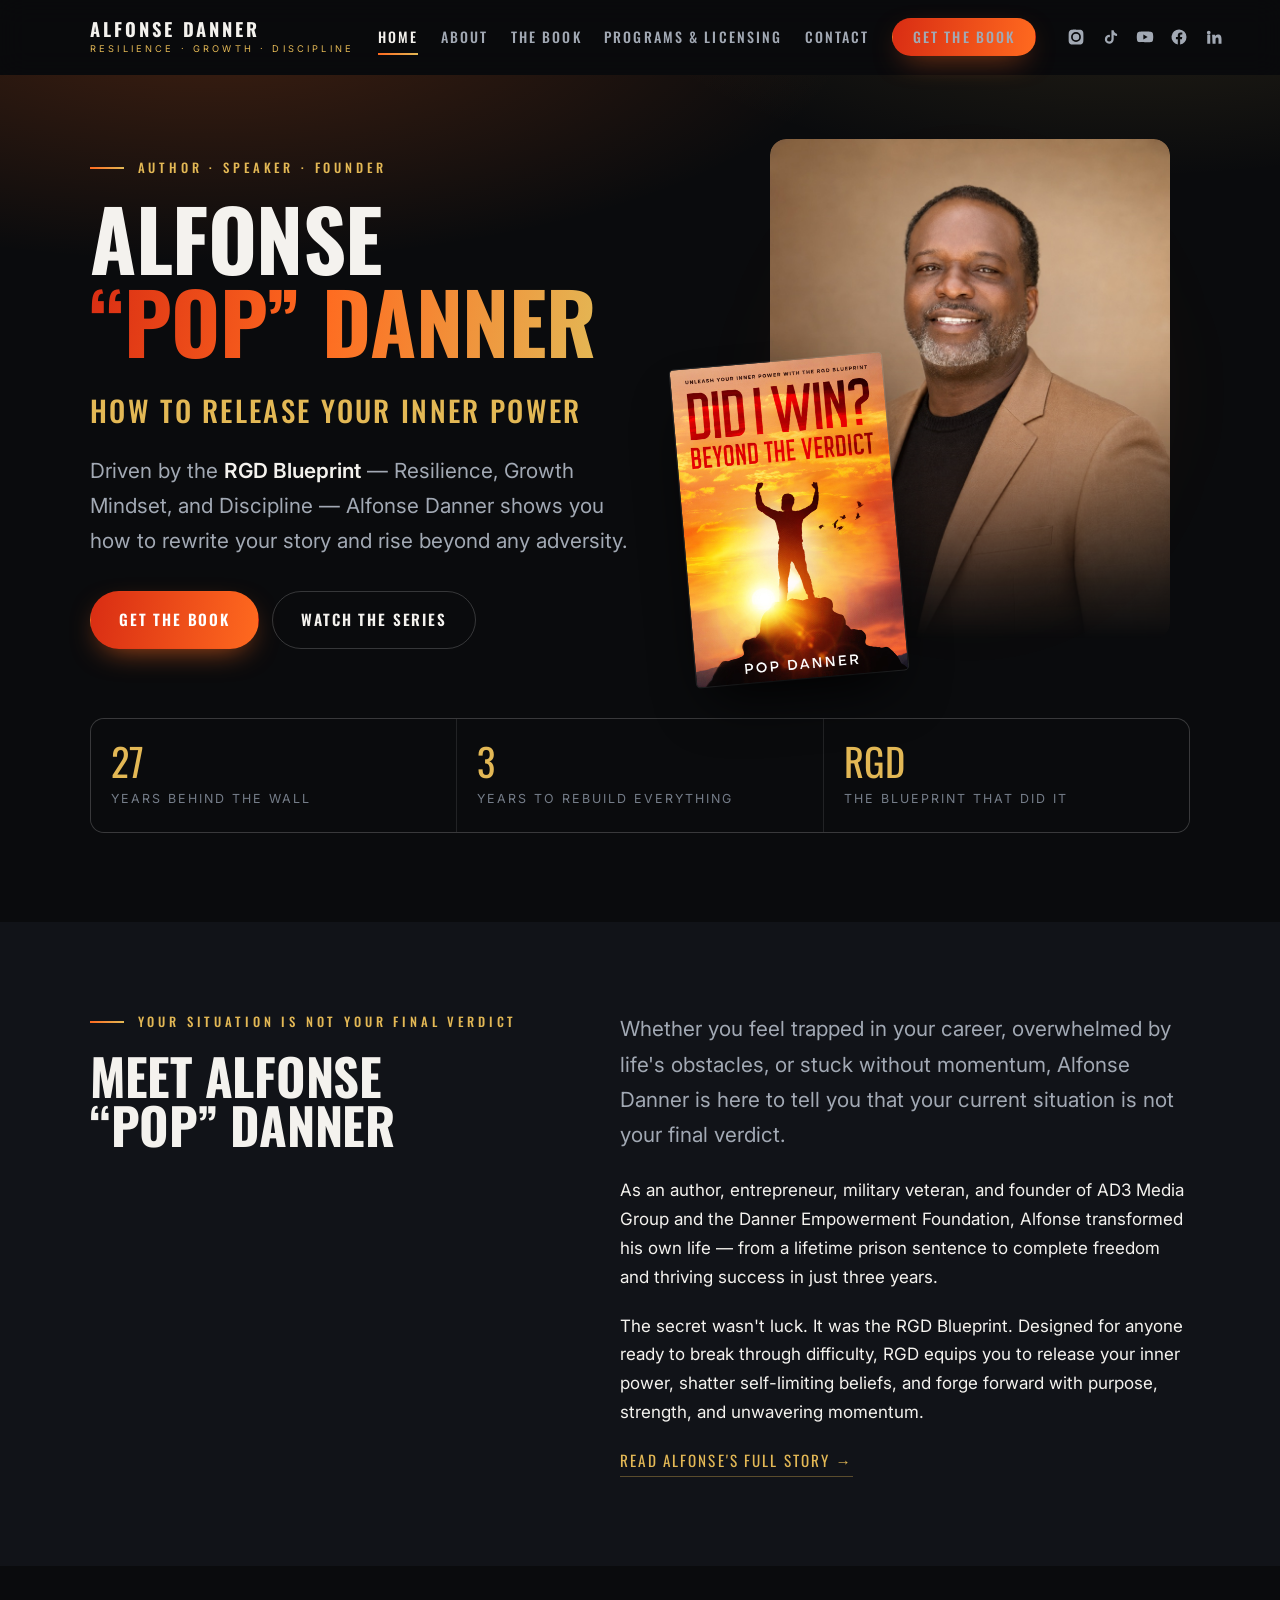
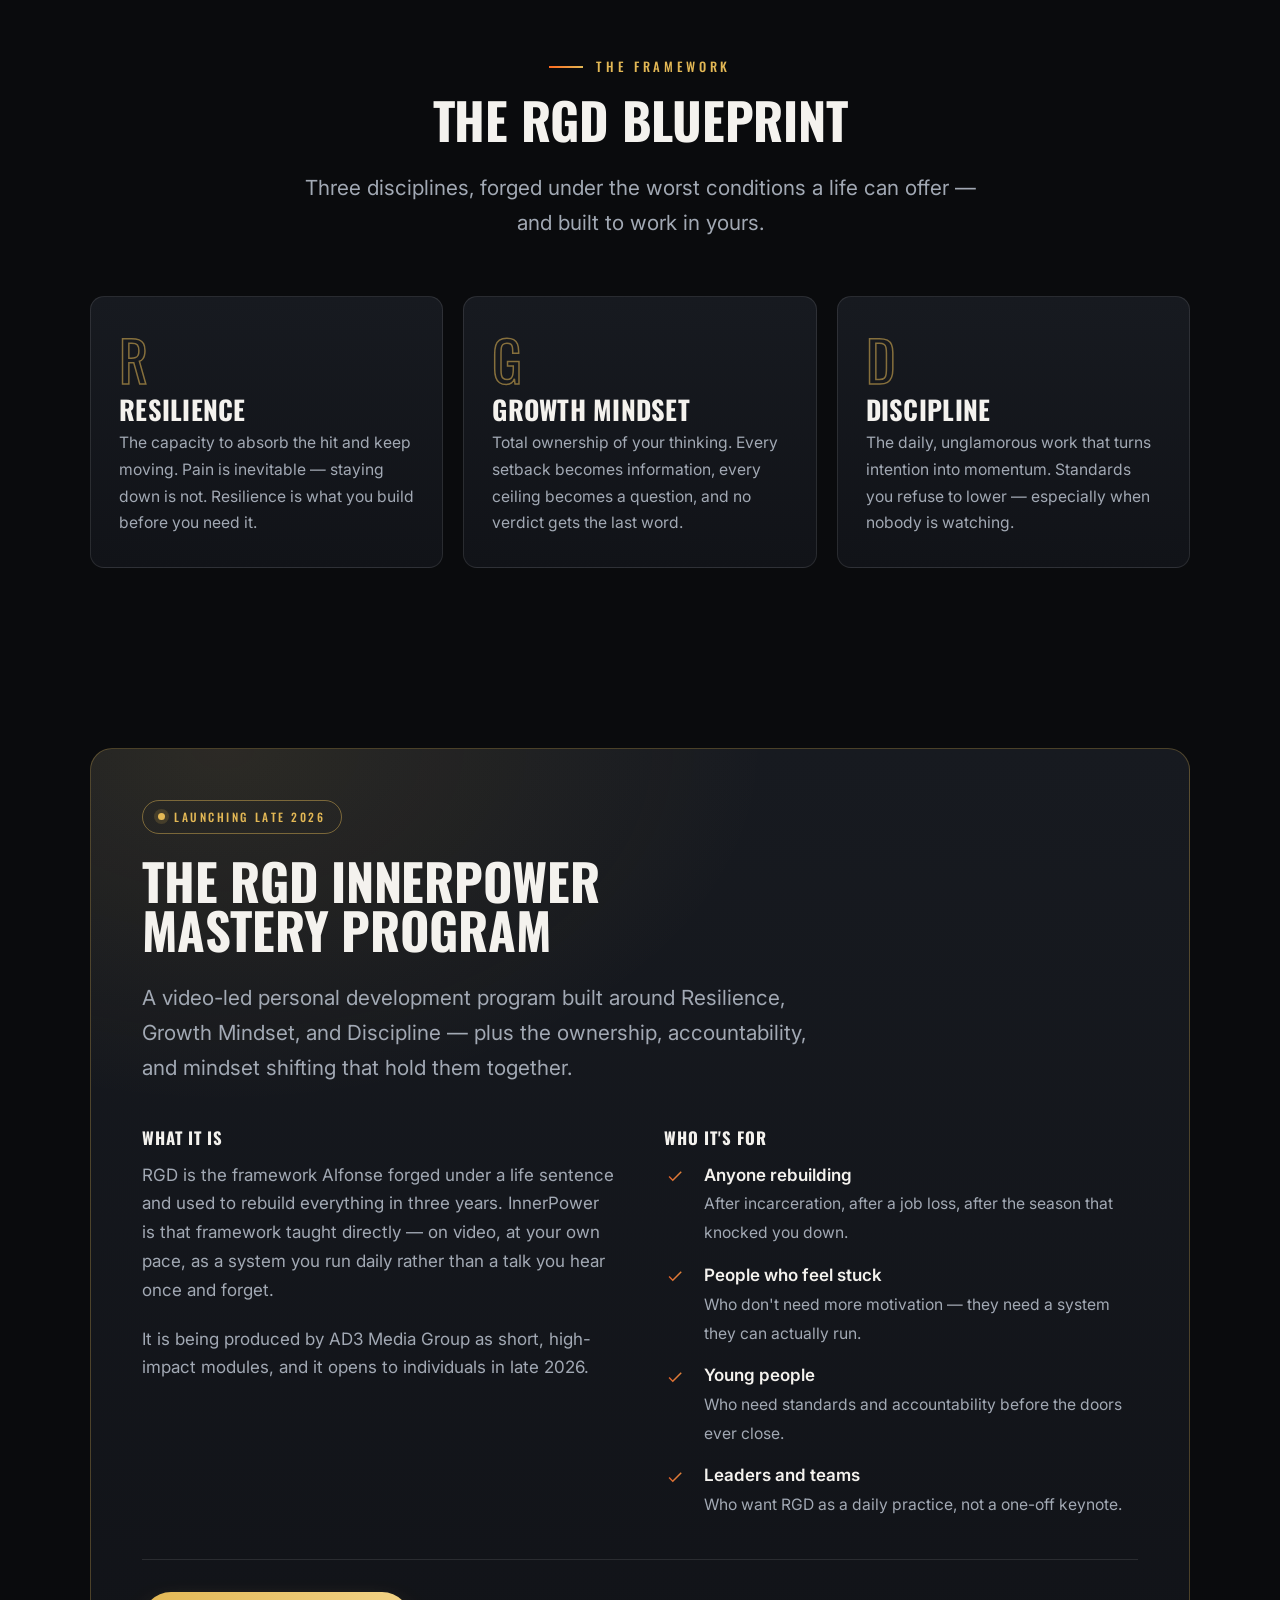
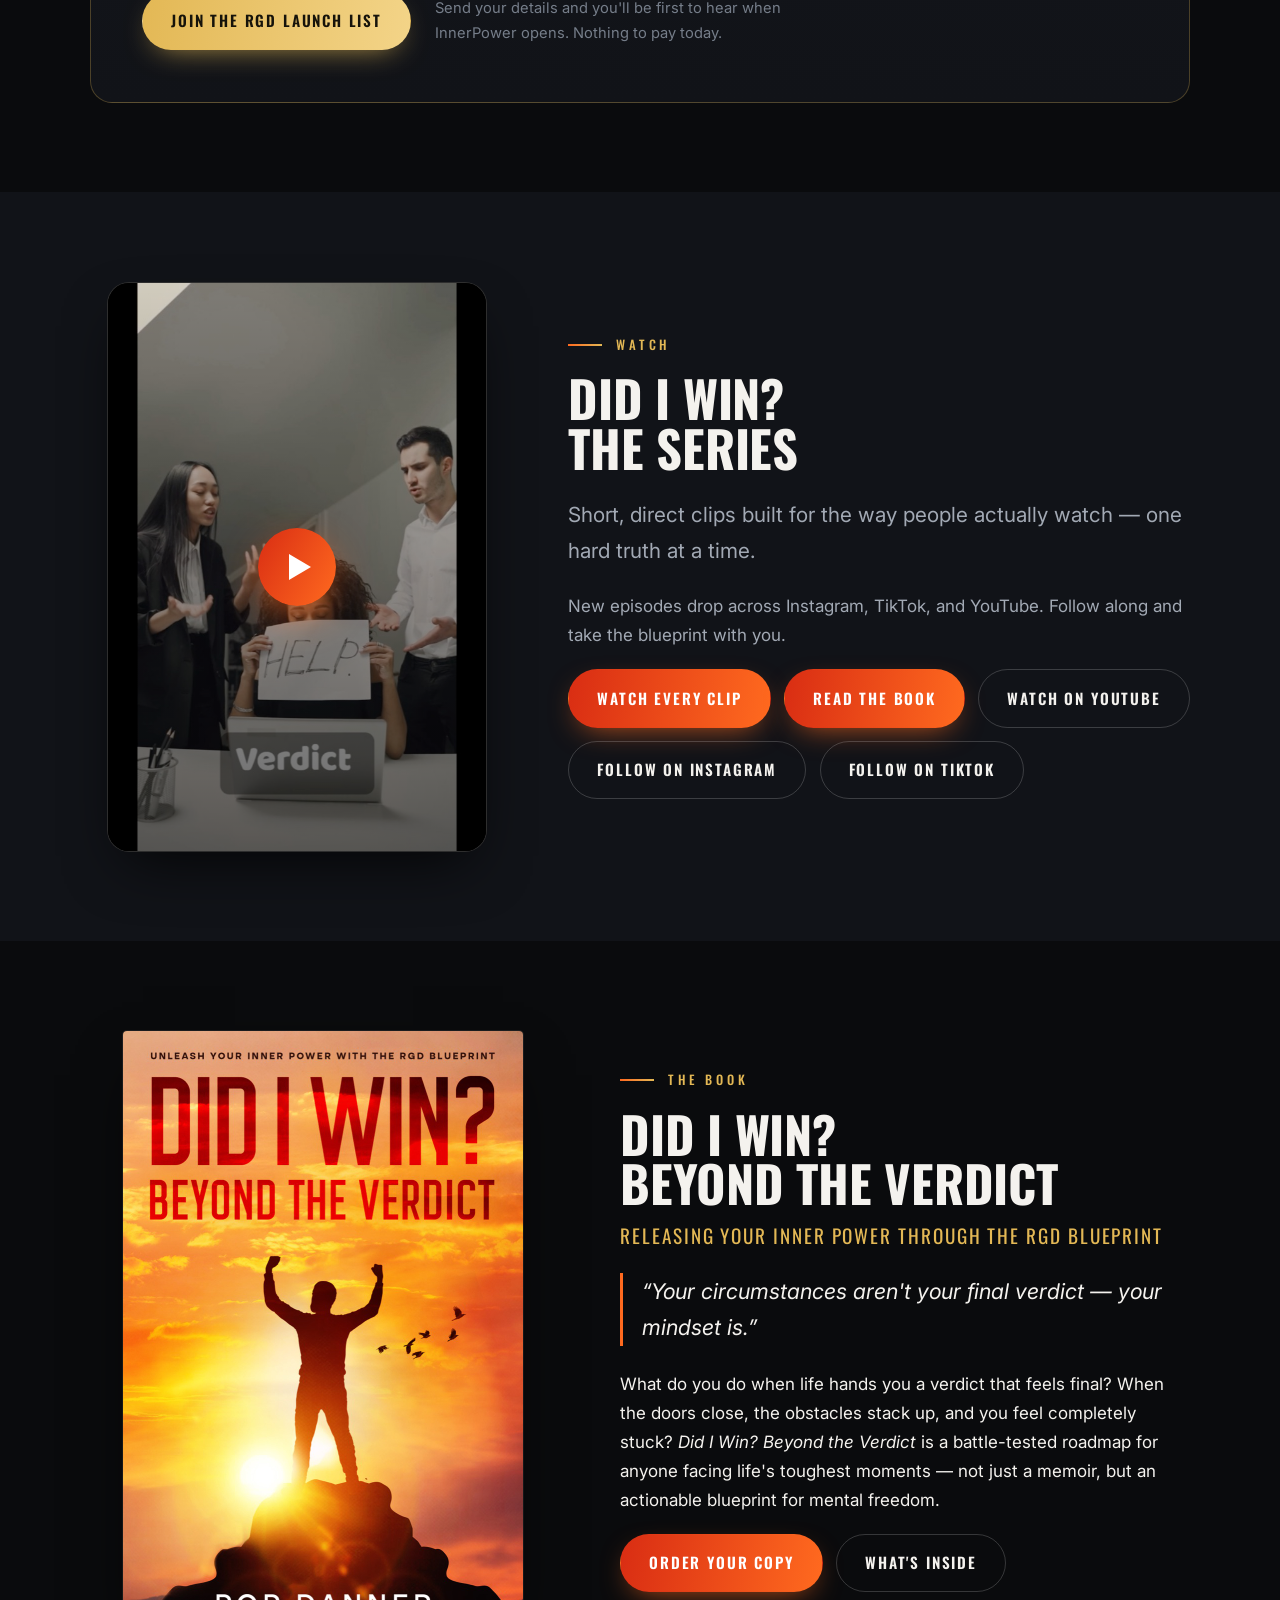
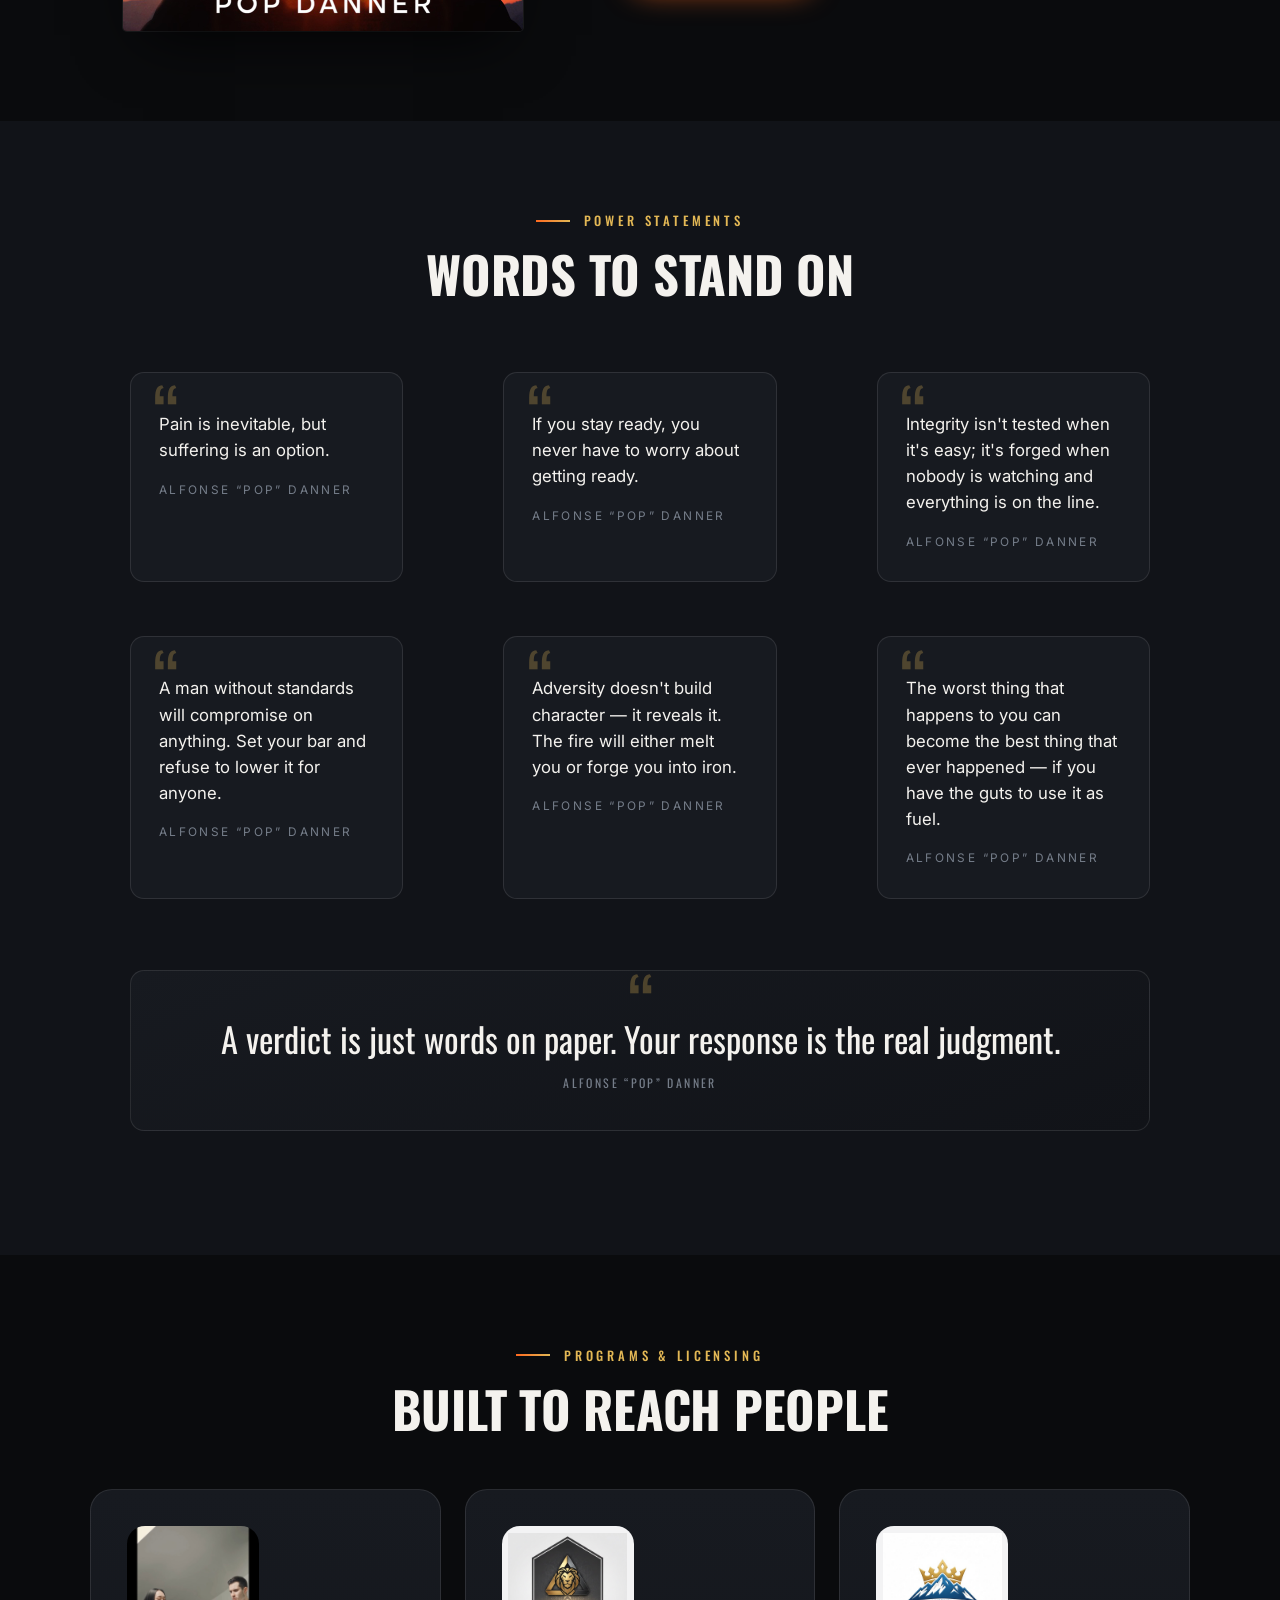
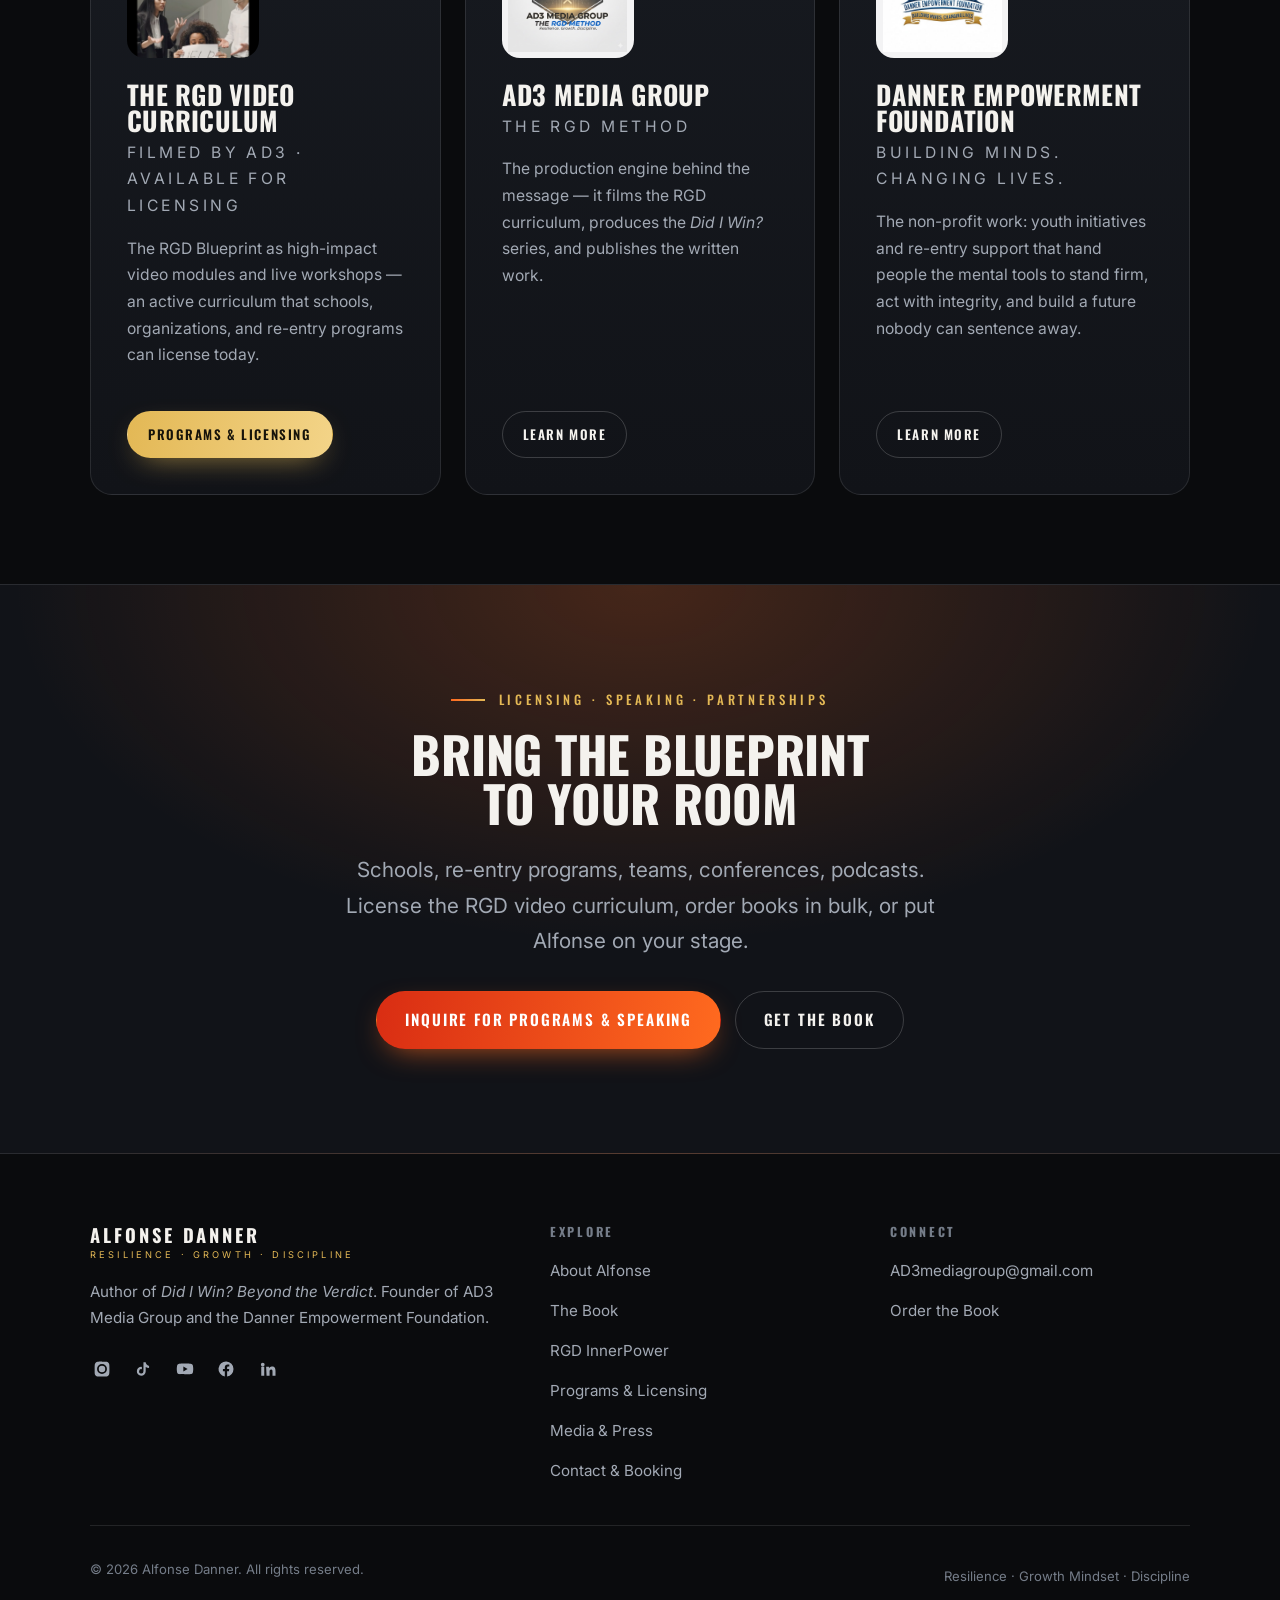
<file: index.html>
<!DOCTYPE html>
<html lang="en">
<head>
<meta charset="utf-8">
<meta name="viewport" content="width=device-width, initial-scale=1">
<title>Alfonse "Pop" Danner — Release Your Inner Power | RGD Blueprint</title>
<meta name="description" content="Author, entrepreneur and founder Alfonse &quot;Pop&quot; Danner shows you how to rewrite your story with the RGD Blueprint — Resilience, Growth Mindset, Discipline. Home of the book Did I Win? Beyond the Verdict.">
<link rel="canonical" href="https://alfonsedanner.com/">

<meta property="og:type" content="website">
<meta property="og:site_name" content="Alfonse Danner">
<meta property="og:title" content="Alfonse &quot;Pop&quot; Danner — Release Your Inner Power">
<meta property="og:description" content="Driven by the RGD Blueprint — Resilience, Growth Mindset, Discipline. Rewrite your story and rise beyond any adversity.">
<meta property="og:url" content="https://alfonsedanner.com/">
<meta property="og:image" content="https://alfonsedanner.com/assets/img/book-cover.jpg">
<meta name="twitter:card" content="summary_large_image">

<link rel="icon" href="assets/img/favicon.svg" type="image/svg+xml">
<link rel="apple-touch-icon" href="assets/img/favicon.svg">
<link rel="preconnect" href="https://fonts.googleapis.com">
<link rel="preconnect" href="https://fonts.gstatic.com" crossorigin>
<link href="https://fonts.googleapis.com/css2?family=Oswald:wght@400;500;600;700&family=Inter:wght@400;500;600&display=swap" rel="stylesheet">
<link rel="stylesheet" href="assets/css/styles.css">

<script type="application/ld+json">
{
  "@context": "https://schema.org",
  "@type": "Person",
  "name": "Alfonse Danner",
  "alternateName": "Pop Danner",
  "url": "https://alfonsedanner.com/",
  "image": "https://alfonsedanner.com/assets/img/alfonse.jpg",
  "jobTitle": "Author, Speaker & Entrepreneur",
  "description": "Author of Did I Win? Beyond the Verdict and creator of the RGD Blueprint — Resilience, Growth Mindset, Discipline.",
  "email": "AD3mediagroup@gmail.com",
  "worksFor": [
    { "@type": "Organization", "name": "AD3 Media Group" },
    { "@type": "NGO", "name": "Danner Empowerment Foundation" }
  ]
}
</script>
</head>
<body>
<a class="skip-link" href="#main">Skip to content</a>

<header class="site-header">
  <div class="wrap site-header__inner">
    <a class="brand" href="index.html">
      <span class="brand__name">Alfonse Danner</span>
      <span class="brand__tag">Resilience · Growth · Discipline</span>
    </a>

    <nav class="nav" id="primary-nav" aria-label="Primary">
      <a href="index.html" aria-current="page">Home</a>
      <a href="about.html">About</a>
      <a href="book.html">The Book</a>
      <a href="ventures.html">Programs &amp; Licensing</a>
      <a href="contact.html">Contact</a>
      <a class="btn btn--sm" data-link="bookAmazon" data-link-wrap href="#">Get the Book</a>
    </nav>

    <div class="header-actions">
      <div class="social-row" aria-label="Social links">
        <a data-link="instagram" data-link-wrap href="#" aria-label="Instagram"><svg viewBox="0 0 24 24" aria-hidden="true"><path d="M12 2.2c3.2 0 3.6 0 4.9.1 1.2.1 1.8.2 2.2.4.6.2 1 .5 1.4.9.4.4.7.8.9 1.4.2.4.3 1 .4 2.2.1 1.3.1 1.7.1 4.9s0 3.6-.1 4.9c-.1 1.2-.2 1.8-.4 2.2-.2.6-.5 1-.9 1.4-.4.4-.8.7-1.4.9-.4.2-1 .3-2.2.4-1.3.1-1.7.1-4.9.1s-3.6 0-4.9-.1c-1.2-.1-1.8-.2-2.2-.4-.6-.2-1-.5-1.4-.9-.4-.4-.7-.8-.9-1.4-.2-.4-.3-1-.4-2.2C2.2 15.6 2.2 15.2 2.2 12s0-3.6.1-4.9c.1-1.2.2-1.8.4-2.2.2-.6.5-1 .9-1.4.4-.4.8-.7 1.4-.9.4-.2 1-.3 2.2-.4 1.3-.1 1.7-.1 4.8-.1zm0 3.2A6.6 6.6 0 1 0 18.6 12 6.6 6.6 0 0 0 12 5.4zm0 10.9A4.3 4.3 0 1 1 16.3 12 4.3 4.3 0 0 1 12 16.3zm6.9-11.1a1.55 1.55 0 1 1-1.55-1.55A1.55 1.55 0 0 1 18.9 5.2z"/></svg></a>
        <a data-link="tiktok" data-link-wrap href="#" aria-label="TikTok"><svg viewBox="0 0 24 24" aria-hidden="true"><path d="M16.6 5.8a4.9 4.9 0 0 1-1-2.8h-3v12.1a2.9 2.9 0 1 1-2.1-2.8V9.2a5.9 5.9 0 1 0 5.1 5.8V9.4a7.8 7.8 0 0 0 4.5 1.4V7.9a4.8 4.8 0 0 1-3.5-2.1z"/></svg></a>
        <a data-link="youtube" data-link-wrap href="#" aria-label="YouTube"><svg viewBox="0 0 24 24" aria-hidden="true"><path d="M22.5 7.2a2.7 2.7 0 0 0-1.9-1.9C18.9 4.8 12 4.8 12 4.8s-6.9 0-8.6.5A2.7 2.7 0 0 0 1.5 7.2 28.4 28.4 0 0 0 1 12a28.4 28.4 0 0 0 .5 4.8 2.7 2.7 0 0 0 1.9 1.9c1.7.5 8.6.5 8.6.5s6.9 0 8.6-.5a2.7 2.7 0 0 0 1.9-1.9A28.4 28.4 0 0 0 23 12a28.4 28.4 0 0 0-.5-4.8zM9.8 15.3V8.7l5.7 3.3z"/></svg></a>
        <a data-link="facebook" data-link-wrap href="#" aria-label="Facebook"><svg viewBox="0 0 24 24" aria-hidden="true"><path d="M22 12a10 10 0 1 0-11.6 9.9v-7H7.9V12h2.5V9.8c0-2.5 1.5-3.9 3.8-3.9 1.1 0 2.2.2 2.2.2v2.5h-1.3c-1.2 0-1.6.8-1.6 1.6V12h2.8l-.4 2.9h-2.4v7A10 10 0 0 0 22 12z"/></svg></a>
        <a data-link="linkedin" data-link-wrap href="#" aria-label="LinkedIn"><svg viewBox="0 0 24 24" aria-hidden="true"><path d="M4.98 3.5A2.5 2.5 0 1 0 5 8.5a2.5 2.5 0 0 0 0-5zM3 9h4v12H3zM9.5 9h3.8v1.7h.1a4.2 4.2 0 0 1 3.8-2c4 0 4.8 2.6 4.8 6V21h-4v-5.3c0-1.3 0-3-1.8-3s-2.1 1.4-2.1 2.9V21h-4z"/></svg></a>
      </div>
      <button class="nav-toggle" type="button" aria-expanded="false" aria-controls="primary-nav" aria-label="Menu"><span></span></button>
    </div>
  </div>
</header>

<main id="main">

  <!-- ============================ HERO ============================ -->
  <section class="hero">
    <div class="wrap">
      <div class="hero__grid">
        <div>
          <p class="eyebrow">Author · Speaker · Founder</p>
          <h1>Alfonse<br><span class="gradient-text">“Pop” Danner</span></h1>
          <p class="hero__promise">How to Release Your Inner Power</p>
          <p class="hero__sub">
            Driven by the <strong>RGD Blueprint</strong> — Resilience, Growth Mindset, and Discipline —
            Alfonse Danner shows you how to rewrite your story and rise beyond any adversity.
          </p>
          <div class="btn-row">
            <a class="btn" data-link="bookAmazon" data-link-wrap href="#">Get the Book</a>
            <a class="btn btn--ghost" href="#watch">Watch the Series</a>
          </div>
        </div>

        <!-- Swap to assets/img/alfonse-formal.jpg for the charcoal-suit portrait. -->
        <div class="hero__art hero__art--portrait">
          <div class="hero__stack">
            <img class="hero__portrait" src="assets/img/alfonse.jpg" width="400" height="500"
                 alt="Alfonse “Pop” Danner" fetchpriority="high">
            <img class="hero__book" src="assets/img/book-cover.jpg" width="152" height="228"
                 alt="Did I Win? Beyond the Verdict — book cover" fetchpriority="high">
          </div>
        </div>
      </div>

      <dl class="hero__stats reveal">
        <div><dt>27</dt><dd>Years Behind the Wall</dd></div>
        <div><dt>3</dt><dd>Years to Rebuild Everything</dd></div>
        <div><dt>RGD</dt><dd>The Blueprint That Did It</dd></div>
      </dl>
    </div>
  </section>

  <!-- ============================ QUICK BIO ============================ -->
  <section class="section section--alt">
    <div class="wrap">
      <div class="book-block book-block--top">
        <div class="reveal">
          <p class="eyebrow">Your situation is not your final verdict</p>
          <h2>Meet Alfonse<br>“Pop” Danner</h2>
        </div>
        <div class="reveal">
          <p class="lede">
            Whether you feel trapped in your career, overwhelmed by life's obstacles, or stuck without
            momentum, Alfonse Danner is here to tell you that your current situation is not your final verdict.
          </p>
          <p>
            As an author, entrepreneur, military veteran, and founder of AD3 Media Group and the
            Danner Empowerment Foundation, Alfonse transformed his own life — from a lifetime prison
            sentence to complete freedom and thriving success in just three years.
          </p>
          <p>
            The secret wasn't luck. It was the RGD Blueprint. Designed for anyone ready to break through
            difficulty, RGD equips you to release your inner power, shatter self-limiting beliefs, and forge
            forward with purpose, strength, and unwavering momentum.
          </p>
          <p><a class="textlink" href="about.html">Read Alfonse's full story →</a></p>
        </div>
      </div>
    </div>
  </section>

  <!-- ============================ RGD ============================ -->
  <section class="section">
    <div class="wrap">
      <div class="section-head section-head--center">
        <p class="eyebrow eyebrow--center">The Framework</p>
        <h2>The RGD Blueprint</h2>
        <p class="lede">Three disciplines, forged under the worst conditions a life can offer — and built to work in yours.</p>
      </div>

      <div class="triad">
        <article class="pillar reveal">
          <div class="pillar__mark">R</div>
          <h3>Resilience</h3>
          <p>The capacity to absorb the hit and keep moving. Pain is inevitable — staying down is not. Resilience is what you build before you need it.</p>
        </article>
        <article class="pillar reveal">
          <div class="pillar__mark">G</div>
          <h3>Growth Mindset</h3>
          <p>Total ownership of your thinking. Every setback becomes information, every ceiling becomes a question, and no verdict gets the last word.</p>
        </article>
        <article class="pillar reveal">
          <div class="pillar__mark">D</div>
          <h3>Discipline</h3>
          <p>The daily, unglamorous work that turns intention into momentum. Standards you refuse to lower — especially when nobody is watching.</p>
        </article>
      </div>
    </div>
  </section>

  <!-- ====================== RGD INNERPOWER (PRE-LAUNCH) ====================== -->
  <section class="section" id="innerpower">
    <div class="wrap">
      <div class="program reveal">
        <span class="status-pill">Launching Late 2026</span>
        <h2>The RGD InnerPower<br>Mastery Program</h2>
        <p class="lede program__promise">
          A video-led personal development program built around Resilience, Growth Mindset, and
          Discipline — plus the ownership, accountability, and mindset shifting that hold them together.
        </p>

        <div class="program__grid">
          <div>
            <h3>What it is</h3>
            <p class="muted">
              RGD is the framework Alfonse forged under a life sentence and used to rebuild everything
              in three years. InnerPower is that framework taught directly — on video, at your own pace,
              as a system you run daily rather than a talk you hear once and forget.
            </p>
            <p class="muted">
              It is being produced by AD3 Media Group as short, high-impact modules, and it opens to
              individuals in late 2026.
            </p>
          </div>

          <div>
            <h3>Who it's for</h3>
            <ul class="checklist checklist--tight">
              <li><div><strong>Anyone rebuilding</strong><span>After incarceration, after a job loss, after the season that knocked you down.</span></div></li>
              <li><div><strong>People who feel stuck</strong><span>Who don't need more motivation — they need a system they can actually run.</span></div></li>
              <li><div><strong>Young people</strong><span>Who need standards and accountability before the doors ever close.</span></div></li>
              <li><div><strong>Leaders and teams</strong><span>Who want RGD as a daily practice, not a one-off keynote.</span></div></li>
            </ul>
          </div>
        </div>

        <div class="program__foot">
          <a class="btn btn--gold" href="contact.html?topic=RGD+InnerPower+Launch+List">Join the RGD Launch List</a>
          <p class="program__note">
            Send your details and you'll be first to hear when InnerPower opens. Nothing to pay today.
          </p>
        </div>
      </div>
    </div>
  </section>

  <!-- ============================ VIDEO ============================ -->
  <section class="section section--alt" id="watch">
    <div class="wrap">
      <div class="video-block">
        <div class="video-frame reveal">
          <video preload="none" playsinline poster="assets/img/video-poster.jpg">
            <source src="assets/video/did-i-win.mp4" type="video/mp4">
            Your browser does not support embedded video.
            <a data-link="bookAmazon" href="#">Learn about the book instead →</a>
          </video>
          <button class="video-frame__play" type="button" aria-label="Play the Did I Win? trailer"><span aria-hidden="true"></span></button>
        </div>

        <div class="reveal">
          <p class="eyebrow">Watch</p>
          <h2>Did I Win?<br>The Series</h2>
          <p class="lede">
            Short, direct clips built for the way people actually watch — one hard truth at a time.
          </p>
          <p class="muted">
            New episodes drop across Instagram, TikTok, and YouTube. Follow along and take the blueprint with you.
          </p>
          <div class="btn-row">
            <a class="btn" href="media.html#clips">Watch Every Clip</a>
            <a class="btn" href="book.html">Read the Book</a>
            <a class="btn btn--ghost" data-link="youtube" data-link-wrap href="#">Watch on YouTube</a>
            <a class="btn btn--ghost" data-link="instagram" data-link-wrap href="#">Follow on Instagram</a>
            <a class="btn btn--ghost" data-link="tiktok" data-link-wrap href="#">Follow on TikTok</a>
          </div>
        </div>
      </div>
    </div>
  </section>

  <!-- ============================ BOOK ============================ -->
  <section class="section">
    <div class="wrap">
      <div class="book-block">
        <div class="book-cover reveal">
          <img src="assets/img/book-cover.jpg" width="600" height="900" loading="lazy"
               alt="Did I Win? Beyond the Verdict — book cover">
        </div>
        <div class="reveal">
          <p class="eyebrow">The Book</p>
          <h2 class="book-title">Did I Win?<br>Beyond the Verdict</h2>
          <p class="book-sub">Releasing Your Inner Power Through the RGD Blueprint</p>
          <p class="tagline">“Your circumstances aren't your final verdict — your mindset is.”</p>
          <p>
            What do you do when life hands you a verdict that feels final? When the doors close, the
            obstacles stack up, and you feel completely stuck? <em>Did I Win? Beyond the Verdict</em>
            is a battle-tested roadmap for anyone facing life's toughest moments — not just a memoir,
            but an actionable blueprint for mental freedom.
          </p>
          <div class="btn-row">
            <a class="btn" data-link="bookAmazon" data-link-wrap href="#">Order Your Copy</a>
            <a class="btn btn--ghost" href="book.html">What's Inside</a>
          </div>
        </div>
      </div>
    </div>
  </section>

  <!-- ============================ QUOTES ============================ -->
  <section class="section section--alt">
    <div class="wrap">
      <div class="section-head section-head--center">
        <p class="eyebrow eyebrow--center">Power Statements</p>
        <h2>Words to Stand On</h2>
      </div>

      <div class="quote-grid">
        <blockquote class="quote-card reveal"><p>Pain is inevitable, but suffering is an option.</p><cite>Alfonse “Pop” Danner</cite></blockquote>
        <blockquote class="quote-card reveal"><p>If you stay ready, you never have to worry about getting ready.</p><cite>Alfonse “Pop” Danner</cite></blockquote>
        <blockquote class="quote-card reveal"><p>Integrity isn't tested when it's easy; it's forged when nobody is watching and everything is on the line.</p><cite>Alfonse “Pop” Danner</cite></blockquote>
        <blockquote class="quote-card reveal"><p>A man without standards will compromise on anything. Set your bar and refuse to lower it for anyone.</p><cite>Alfonse “Pop” Danner</cite></blockquote>
        <blockquote class="quote-card reveal"><p>Adversity doesn't build character — it reveals it. The fire will either melt you or forge you into iron.</p><cite>Alfonse “Pop” Danner</cite></blockquote>
        <blockquote class="quote-card reveal"><p>The worst thing that happens to you can become the best thing that ever happened — if you have the guts to use it as fuel.</p><cite>Alfonse “Pop” Danner</cite></blockquote>
        <blockquote class="quote-card quote-card--wide reveal"><p>A verdict is just words on paper. Your response is the real judgment.</p><cite>Alfonse “Pop” Danner</cite></blockquote>
      </div>
    </div>
  </section>

  <!-- ============================ VENTURES ============================ -->
  <section class="section">
    <div class="wrap">
      <div class="section-head section-head--center">
        <p class="eyebrow eyebrow--center">Programs &amp; Licensing</p>
        <h2>Built to Reach People</h2>
      </div>

      <div class="venture-grid">
        <article class="venture reveal">
          <div class="venture__logo venture__logo--photo"><img src="assets/img/video-poster.jpg" width="132" height="132" loading="lazy" alt="Still from the RGD video curriculum"></div>
          <h3>The RGD Video Curriculum</h3>
          <p class="venture__kicker">Filmed by AD3 · Available for Licensing</p>
          <p>The RGD Blueprint as high-impact video modules and live workshops — an active curriculum that schools, organizations, and re-entry programs can license today.</p>
          <div class="btn-row">
            <a class="btn btn--gold btn--sm" href="ventures.html">Programs &amp; Licensing</a>
          </div>
        </article>

        <article class="venture reveal">
          <div class="venture__logo"><img src="assets/img/ad3-logo.jpg" width="132" height="132" loading="lazy" alt="AD3 Media Group logo"></div>
          <h3>AD3 Media Group</h3>
          <p class="venture__kicker">The RGD Method</p>
          <p>The production engine behind the message — it films the RGD curriculum, produces the <em>Did I Win?</em> series, and publishes the written work.</p>
          <div class="btn-row">
            <a class="btn btn--ghost btn--sm" href="ventures.html">Learn More</a>
          </div>
        </article>

        <article class="venture reveal">
          <div class="venture__logo"><img src="assets/img/def-logo.jpg" width="132" height="132" loading="lazy" alt="Danner Empowerment Foundation logo"></div>
          <h3>Danner Empowerment Foundation</h3>
          <p class="venture__kicker">Building Minds. Changing Lives.</p>
          <p>The non-profit work: youth initiatives and re-entry support that hand people the mental tools to stand firm, act with integrity, and build a future nobody can sentence away.</p>
          <div class="btn-row">
            <a class="btn btn--ghost btn--sm" href="ventures.html">Learn More</a>
          </div>
        </article>
      </div>
    </div>
  </section>

  <!-- ============================ CTA ============================ -->
  <section class="cta-band">
    <div class="wrap">
      <p class="eyebrow eyebrow--center">Licensing · Speaking · Partnerships</p>
      <h2>Bring the Blueprint<br>to Your Room</h2>
      <p class="lede">Schools, re-entry programs, teams, conferences, podcasts. License the RGD video curriculum, order books in bulk, or put Alfonse on your stage.</p>
      <div class="btn-row">
        <a class="btn" href="contact.html">Inquire for Programs &amp; Speaking</a>
        <a class="btn btn--ghost" data-link="bookAmazon" data-link-wrap href="#">Get the Book</a>
      </div>
    </div>
  </section>

</main>

<footer class="site-footer">
  <div class="wrap">
    <div class="footer-grid">
      <div>
        <a class="brand" href="index.html">
          <span class="brand__name">Alfonse Danner</span>
          <span class="brand__tag">Resilience · Growth · Discipline</span>
        </a>
        <p class="muted" style="margin-top:1.25rem;max-width:28rem;font-size:.95rem">
          Author of <em>Did I Win? Beyond the Verdict</em>. Founder of AD3 Media Group and the
          Danner Empowerment Foundation.
        </p>
        <div class="social-row" style="margin-top:1.25rem;margin-left:-.4rem">
          <a data-link="instagram" data-link-wrap href="#" aria-label="Instagram"><svg viewBox="0 0 24 24" aria-hidden="true"><path d="M12 2.2c3.2 0 3.6 0 4.9.1 1.2.1 1.8.2 2.2.4.6.2 1 .5 1.4.9.4.4.7.8.9 1.4.2.4.3 1 .4 2.2.1 1.3.1 1.7.1 4.9s0 3.6-.1 4.9c-.1 1.2-.2 1.8-.4 2.2-.2.6-.5 1-.9 1.4-.4.4-.8.7-1.4.9-.4.2-1 .3-2.2.4-1.3.1-1.7.1-4.9.1s-3.6 0-4.9-.1c-1.2-.1-1.8-.2-2.2-.4-.6-.2-1-.5-1.4-.9-.4-.4-.7-.8-.9-1.4-.2-.4-.3-1-.4-2.2C2.2 15.6 2.2 15.2 2.2 12s0-3.6.1-4.9c.1-1.2.2-1.8.4-2.2.2-.6.5-1 .9-1.4.4-.4.8-.7 1.4-.9.4-.2 1-.3 2.2-.4 1.3-.1 1.7-.1 4.8-.1zm0 3.2A6.6 6.6 0 1 0 18.6 12 6.6 6.6 0 0 0 12 5.4zm0 10.9A4.3 4.3 0 1 1 16.3 12 4.3 4.3 0 0 1 12 16.3zm6.9-11.1a1.55 1.55 0 1 1-1.55-1.55A1.55 1.55 0 0 1 18.9 5.2z"/></svg></a>
          <a data-link="tiktok" data-link-wrap href="#" aria-label="TikTok"><svg viewBox="0 0 24 24" aria-hidden="true"><path d="M16.6 5.8a4.9 4.9 0 0 1-1-2.8h-3v12.1a2.9 2.9 0 1 1-2.1-2.8V9.2a5.9 5.9 0 1 0 5.1 5.8V9.4a7.8 7.8 0 0 0 4.5 1.4V7.9a4.8 4.8 0 0 1-3.5-2.1z"/></svg></a>
          <a data-link="youtube" data-link-wrap href="#" aria-label="YouTube"><svg viewBox="0 0 24 24" aria-hidden="true"><path d="M22.5 7.2a2.7 2.7 0 0 0-1.9-1.9C18.9 4.8 12 4.8 12 4.8s-6.9 0-8.6.5A2.7 2.7 0 0 0 1.5 7.2 28.4 28.4 0 0 0 1 12a28.4 28.4 0 0 0 .5 4.8 2.7 2.7 0 0 0 1.9 1.9c1.7.5 8.6.5 8.6.5s6.9 0 8.6-.5a2.7 2.7 0 0 0 1.9-1.9A28.4 28.4 0 0 0 23 12a28.4 28.4 0 0 0-.5-4.8zM9.8 15.3V8.7l5.7 3.3z"/></svg></a>
          <a data-link="facebook" data-link-wrap href="#" aria-label="Facebook"><svg viewBox="0 0 24 24" aria-hidden="true"><path d="M22 12a10 10 0 1 0-11.6 9.9v-7H7.9V12h2.5V9.8c0-2.5 1.5-3.9 3.8-3.9 1.1 0 2.2.2 2.2.2v2.5h-1.3c-1.2 0-1.6.8-1.6 1.6V12h2.8l-.4 2.9h-2.4v7A10 10 0 0 0 22 12z"/></svg></a>
          <a data-link="linkedin" data-link-wrap href="#" aria-label="LinkedIn"><svg viewBox="0 0 24 24" aria-hidden="true"><path d="M4.98 3.5A2.5 2.5 0 1 0 5 8.5a2.5 2.5 0 0 0 0-5zM3 9h4v12H3zM9.5 9h3.8v1.7h.1a4.2 4.2 0 0 1 3.8-2c4 0 4.8 2.6 4.8 6V21h-4v-5.3c0-1.3 0-3-1.8-3s-2.1 1.4-2.1 2.9V21h-4z"/></svg></a>
        </div>
      </div>

      <div>
        <h4>Explore</h4>
        <ul class="footer-links">
          <li><a href="about.html">About Alfonse</a></li>
          <li><a href="book.html">The Book</a></li>
          <li><a href="index.html#innerpower">RGD InnerPower</a></li>
          <li><a href="ventures.html">Programs &amp; Licensing</a></li>
          <li><a href="media.html">Media &amp; Press</a></li>
          <li><a href="contact.html">Contact &amp; Booking</a></li>
          <li data-link-wrap><a data-link="linktree" href="#">All Links</a></li>
        </ul>
      </div>

      <div>
        <h4>Connect</h4>
        <ul class="footer-links">
          <li data-link-wrap><a data-link="email" data-link-text href="#">AD3mediagroup@gmail.com</a></li>
          <li data-link-wrap><a data-link="bookAmazon" href="#">Order the Book</a></li>
          <li data-link-wrap><a data-link="defSite" href="#">Danner Empowerment Foundation</a></li>
          <li data-link-wrap><a data-link="ad3Site" href="#">AD3 Media Group</a></li>
        </ul>
      </div>
    </div>

    <div class="footer-bottom">
      <p>© <span data-year>2026</span> Alfonse Danner. All rights reserved.</p>
      <p>Resilience · Growth Mindset · Discipline</p>
    </div>
  </div>
</footer>

<script src="assets/js/analytics.js"></script>
<script src="assets/js/links.js"></script>
<script src="assets/js/main.js"></script>
</body>
</html>
</file>
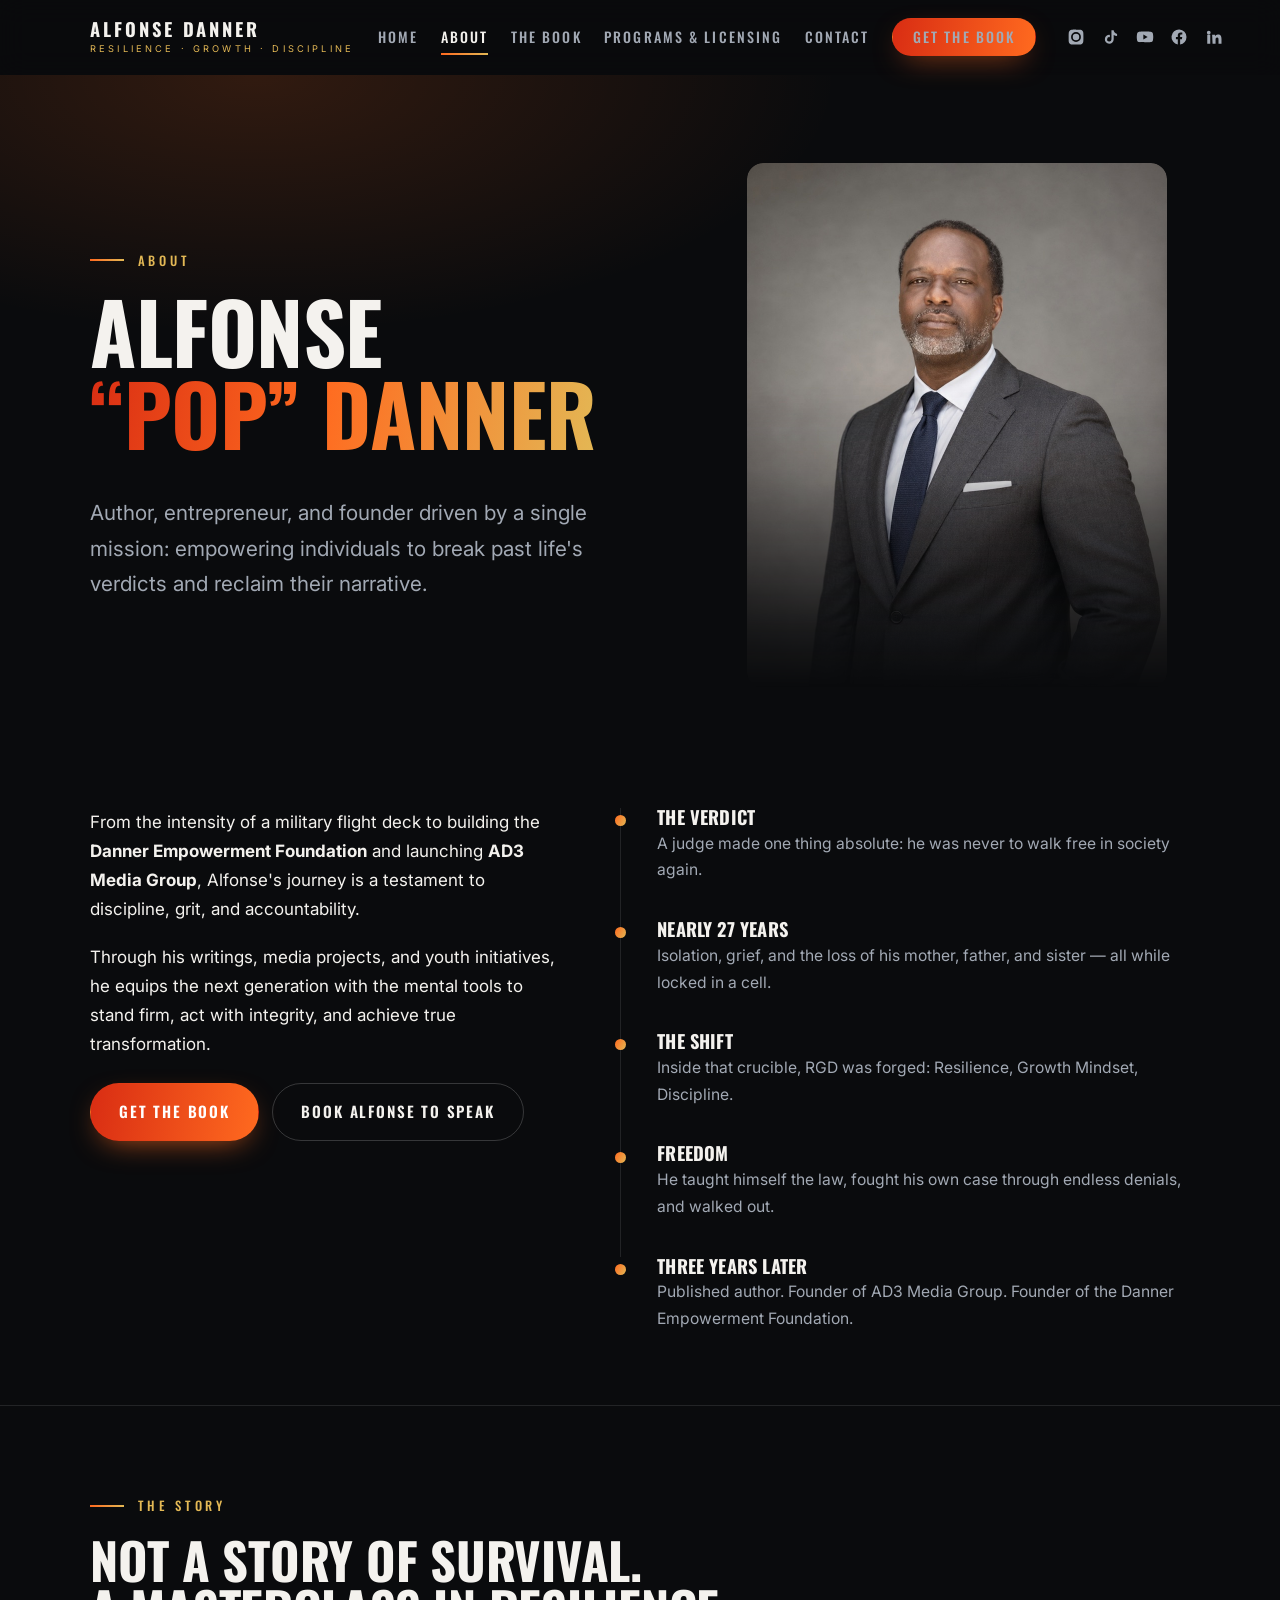
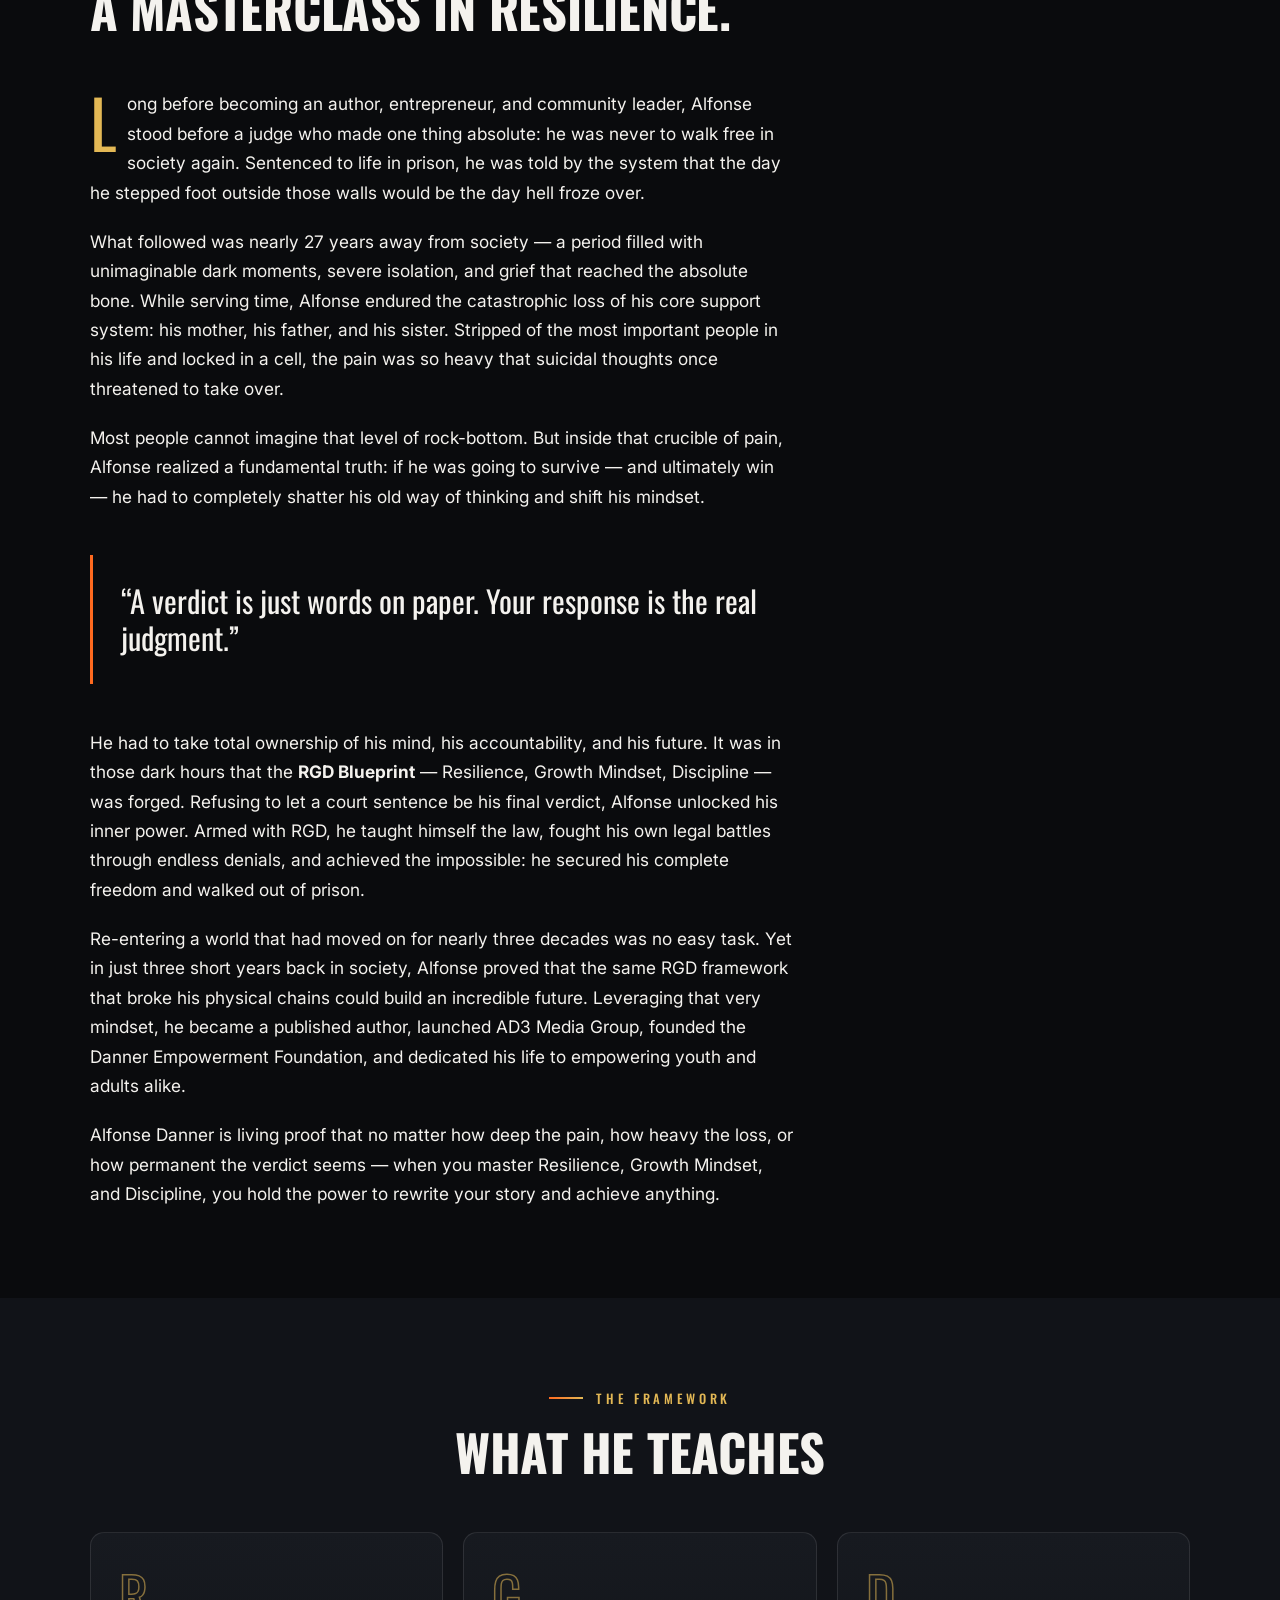
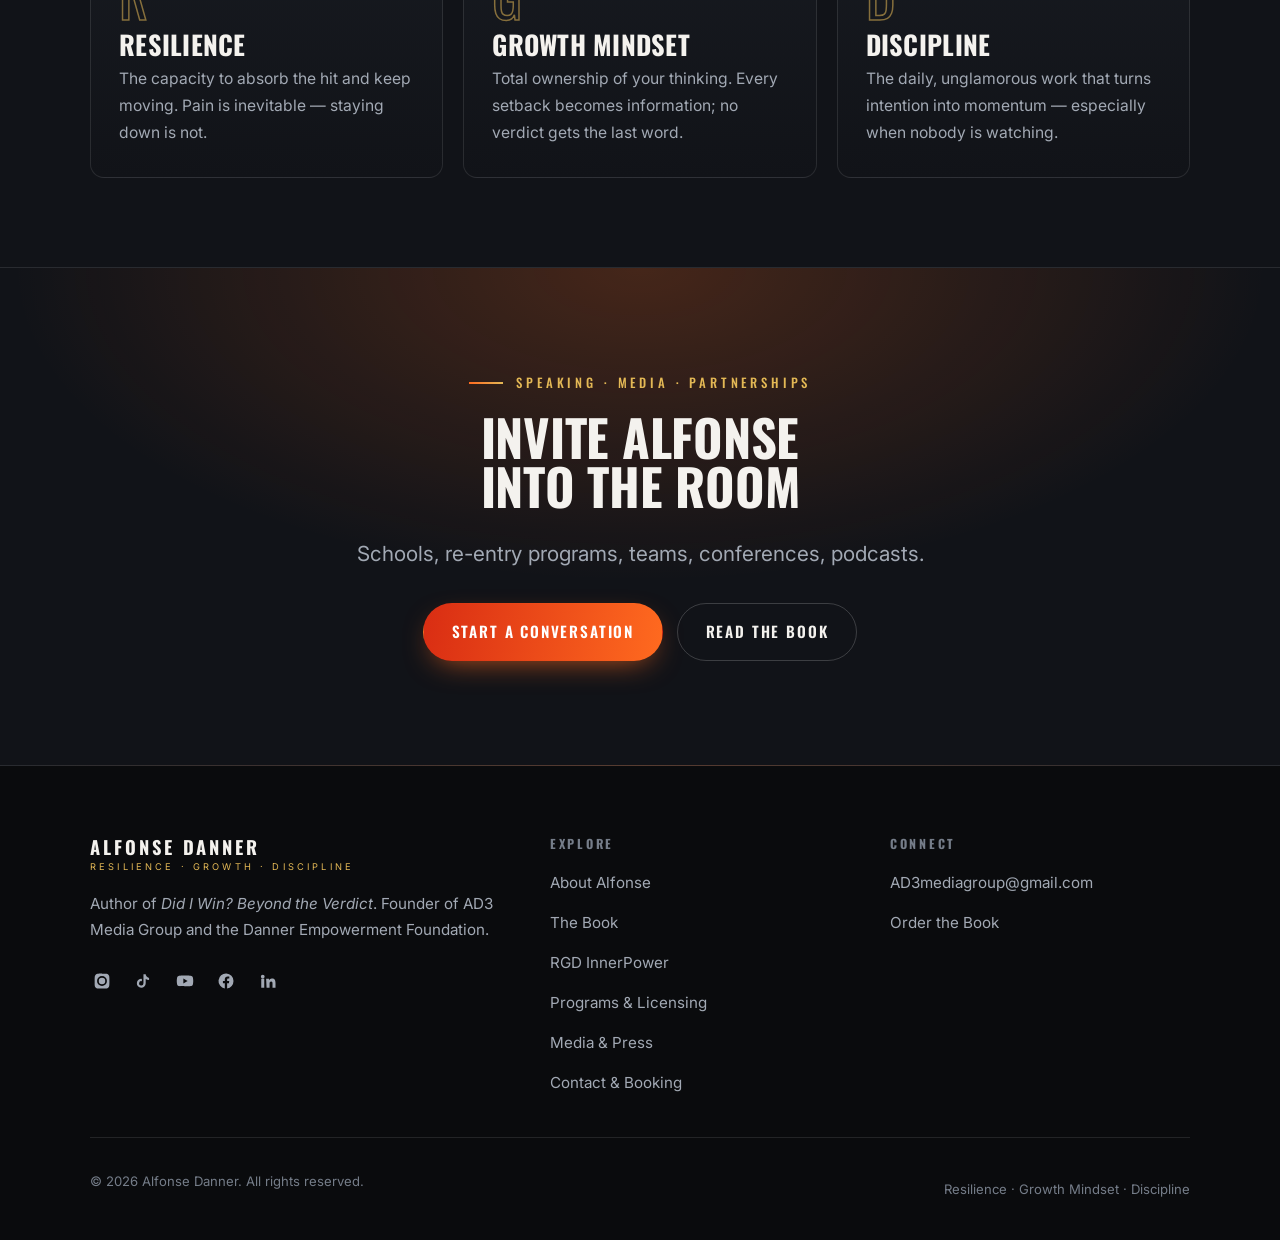
<file: about.html>
<!DOCTYPE html>
<html lang="en">
<head>
<meta charset="utf-8">
<meta name="viewport" content="width=device-width, initial-scale=1">
<title>About Alfonse "Pop" Danner — From a Life Sentence to a New Blueprint</title>
<meta name="description" content="Sentenced to life, Alfonse Danner served nearly 27 years, taught himself the law, and walked out free. In three years back in society he became an author and founder. This is the story behind the RGD Blueprint.">
<link rel="canonical" href="https://alfonsedanner.com/about.html">

<meta property="og:type" content="profile">
<meta property="og:site_name" content="Alfonse Danner">
<meta property="og:title" content="About Alfonse &quot;Pop&quot; Danner">
<meta property="og:description" content="A masterclass in human resilience, mindset transformation, and the power of relentless faith.">
<meta property="og:url" content="https://alfonsedanner.com/about.html">
<meta property="og:image" content="https://alfonsedanner.com/assets/img/book-cover.jpg">
<meta name="twitter:card" content="summary_large_image">

<link rel="icon" href="assets/img/favicon.svg" type="image/svg+xml">
<link rel="preconnect" href="https://fonts.googleapis.com">
<link rel="preconnect" href="https://fonts.gstatic.com" crossorigin>
<link href="https://fonts.googleapis.com/css2?family=Oswald:wght@400;500;600;700&family=Inter:wght@400;500;600&display=swap" rel="stylesheet">
<link rel="stylesheet" href="assets/css/styles.css">
</head>
<body>
<a class="skip-link" href="#main">Skip to content</a>

<header class="site-header">
  <div class="wrap site-header__inner">
    <a class="brand" href="index.html">
      <span class="brand__name">Alfonse Danner</span>
      <span class="brand__tag">Resilience · Growth · Discipline</span>
    </a>

    <nav class="nav" id="primary-nav" aria-label="Primary">
      <a href="index.html">Home</a>
      <a href="about.html" aria-current="page">About</a>
      <a href="book.html">The Book</a>
      <a href="ventures.html">Programs &amp; Licensing</a>
      <a href="contact.html">Contact</a>
      <a class="btn btn--sm" data-link="bookAmazon" data-link-wrap href="#">Get the Book</a>
    </nav>

    <div class="header-actions">
      <div class="social-row" aria-label="Social links">
        <a data-link="instagram" data-link-wrap href="#" aria-label="Instagram"><svg viewBox="0 0 24 24" aria-hidden="true"><path d="M12 2.2c3.2 0 3.6 0 4.9.1 1.2.1 1.8.2 2.2.4.6.2 1 .5 1.4.9.4.4.7.8.9 1.4.2.4.3 1 .4 2.2.1 1.3.1 1.7.1 4.9s0 3.6-.1 4.9c-.1 1.2-.2 1.8-.4 2.2-.2.6-.5 1-.9 1.4-.4.4-.8.7-1.4.9-.4.2-1 .3-2.2.4-1.3.1-1.7.1-4.9.1s-3.6 0-4.9-.1c-1.2-.1-1.8-.2-2.2-.4-.6-.2-1-.5-1.4-.9-.4-.4-.7-.8-.9-1.4-.2-.4-.3-1-.4-2.2C2.2 15.6 2.2 15.2 2.2 12s0-3.6.1-4.9c.1-1.2.2-1.8.4-2.2.2-.6.5-1 .9-1.4.4-.4.8-.7 1.4-.9.4-.2 1-.3 2.2-.4 1.3-.1 1.7-.1 4.8-.1zm0 3.2A6.6 6.6 0 1 0 18.6 12 6.6 6.6 0 0 0 12 5.4zm0 10.9A4.3 4.3 0 1 1 16.3 12 4.3 4.3 0 0 1 12 16.3zm6.9-11.1a1.55 1.55 0 1 1-1.55-1.55A1.55 1.55 0 0 1 18.9 5.2z"/></svg></a>
        <a data-link="tiktok" data-link-wrap href="#" aria-label="TikTok"><svg viewBox="0 0 24 24" aria-hidden="true"><path d="M16.6 5.8a4.9 4.9 0 0 1-1-2.8h-3v12.1a2.9 2.9 0 1 1-2.1-2.8V9.2a5.9 5.9 0 1 0 5.1 5.8V9.4a7.8 7.8 0 0 0 4.5 1.4V7.9a4.8 4.8 0 0 1-3.5-2.1z"/></svg></a>
        <a data-link="youtube" data-link-wrap href="#" aria-label="YouTube"><svg viewBox="0 0 24 24" aria-hidden="true"><path d="M22.5 7.2a2.7 2.7 0 0 0-1.9-1.9C18.9 4.8 12 4.8 12 4.8s-6.9 0-8.6.5A2.7 2.7 0 0 0 1.5 7.2 28.4 28.4 0 0 0 1 12a28.4 28.4 0 0 0 .5 4.8 2.7 2.7 0 0 0 1.9 1.9c1.7.5 8.6.5 8.6.5s6.9 0 8.6-.5a2.7 2.7 0 0 0 1.9-1.9A28.4 28.4 0 0 0 23 12a28.4 28.4 0 0 0-.5-4.8zM9.8 15.3V8.7l5.7 3.3z"/></svg></a>
        <a data-link="facebook" data-link-wrap href="#" aria-label="Facebook"><svg viewBox="0 0 24 24" aria-hidden="true"><path d="M22 12a10 10 0 1 0-11.6 9.9v-7H7.9V12h2.5V9.8c0-2.5 1.5-3.9 3.8-3.9 1.1 0 2.2.2 2.2.2v2.5h-1.3c-1.2 0-1.6.8-1.6 1.6V12h2.8l-.4 2.9h-2.4v7A10 10 0 0 0 22 12z"/></svg></a>
        <a data-link="linkedin" data-link-wrap href="#" aria-label="LinkedIn"><svg viewBox="0 0 24 24" aria-hidden="true"><path d="M4.98 3.5A2.5 2.5 0 1 0 5 8.5a2.5 2.5 0 0 0 0-5zM3 9h4v12H3zM9.5 9h3.8v1.7h.1a4.2 4.2 0 0 1 3.8-2c4 0 4.8 2.6 4.8 6V21h-4v-5.3c0-1.3 0-3-1.8-3s-2.1 1.4-2.1 2.9V21h-4z"/></svg></a>
      </div>
      <button class="nav-toggle" type="button" aria-expanded="false" aria-controls="primary-nav" aria-label="Menu"><span></span></button>
    </div>
  </div>
</header>

<main id="main">

  <section class="page-hero page-hero--split">
    <div class="wrap">
      <div class="page-hero__grid">
        <div>
          <p class="eyebrow">About</p>
          <h1>Alfonse<br><span class="gradient-text">“Pop” Danner</span></h1>
          <p class="lede">
            Author, entrepreneur, and founder driven by a single mission: empowering individuals to break
            past life's verdicts and reclaim their narrative.
          </p>
        </div>
        <div class="page-hero__portrait">
          <img src="assets/img/alfonse-formal.jpg" width="420" height="525"
               alt="Alfonse “Pop” Danner" fetchpriority="high">
        </div>
      </div>
    </div>
  </section>

  <section class="section section--tight">
    <div class="wrap">
      <div class="book-block book-block--top">
        <div class="reveal">
          <p>
            From the intensity of a military flight deck to building the <strong>Danner Empowerment
            Foundation</strong> and launching <strong>AD3 Media Group</strong>, Alfonse's journey is a
            testament to discipline, grit, and accountability.
          </p>
          <p>
            Through his writings, media projects, and youth initiatives, he equips the next generation
            with the mental tools to stand firm, act with integrity, and achieve true transformation.
          </p>
          <div class="btn-row" style="margin-top:1.5rem">
            <a class="btn" data-link="bookAmazon" data-link-wrap href="#">Get the Book</a>
            <a class="btn btn--ghost" href="contact.html">Book Alfonse to Speak</a>
          </div>
        </div>
        <div class="reveal">
          <ul class="timeline">
            <li>
              <h3>The Verdict</h3>
              <p>A judge made one thing absolute: he was never to walk free in society again.</p>
            </li>
            <li>
              <h3>Nearly 27 Years</h3>
              <p>Isolation, grief, and the loss of his mother, father, and sister — all while locked in a cell.</p>
            </li>
            <li>
              <h3>The Shift</h3>
              <p>Inside that crucible, RGD was forged: Resilience, Growth Mindset, Discipline.</p>
            </li>
            <li>
              <h3>Freedom</h3>
              <p>He taught himself the law, fought his own case through endless denials, and walked out.</p>
            </li>
            <li>
              <h3>Three Years Later</h3>
              <p>Published author. Founder of AD3 Media Group. Founder of the Danner Empowerment Foundation.</p>
            </li>
          </ul>
        </div>
      </div>
    </div>
  </section>

  <hr class="rule">

  <section class="section">
    <div class="wrap">
      <div class="section-head">
        <p class="eyebrow">The Story</p>
        <h2>Not a Story of Survival.<br>A Masterclass in Resilience.</h2>
      </div>

      <div class="story">
        <p class="dropcap reveal">
          Long before becoming an author, entrepreneur, and community leader, Alfonse stood before a judge
          who made one thing absolute: he was never to walk free in society again. Sentenced to life in
          prison, he was told by the system that the day he stepped foot outside those walls would be the
          day hell froze over.
        </p>
        <p class="reveal">
          What followed was nearly 27 years away from society — a period filled with unimaginable dark
          moments, severe isolation, and grief that reached the absolute bone. While serving time, Alfonse
          endured the catastrophic loss of his core support system: his mother, his father, and his sister.
          Stripped of the most important people in his life and locked in a cell, the pain was so heavy that
          suicidal thoughts once threatened to take over.
        </p>
        <p class="reveal">
          Most people cannot imagine that level of rock-bottom. But inside that crucible of pain, Alfonse
          realized a fundamental truth: if he was going to survive — and ultimately win — he had to
          completely shatter his old way of thinking and shift his mindset.
        </p>

        <blockquote class="pullquote reveal">
          “A verdict is just words on paper. Your response is the real judgment.”
        </blockquote>

        <p class="reveal">
          He had to take total ownership of his mind, his accountability, and his future. It was in those
          dark hours that the <strong>RGD Blueprint</strong> — Resilience, Growth Mindset, Discipline — was
          forged. Refusing to let a court sentence be his final verdict, Alfonse unlocked his inner power.
          Armed with RGD, he taught himself the law, fought his own legal battles through endless denials,
          and achieved the impossible: he secured his complete freedom and walked out of prison.
        </p>
        <p class="reveal">
          Re-entering a world that had moved on for nearly three decades was no easy task. Yet in just three
          short years back in society, Alfonse proved that the same RGD framework that broke his physical
          chains could build an incredible future. Leveraging that very mindset, he became a published
          author, launched AD3 Media Group, founded the Danner Empowerment Foundation, and dedicated his
          life to empowering youth and adults alike.
        </p>
        <p class="reveal">
          Alfonse Danner is living proof that no matter how deep the pain, how heavy the loss, or how
          permanent the verdict seems — when you master Resilience, Growth Mindset, and Discipline, you hold
          the power to rewrite your story and achieve anything.
        </p>
      </div>
    </div>
  </section>

  <section class="section section--alt">
    <div class="wrap">
      <div class="section-head section-head--center">
        <p class="eyebrow eyebrow--center">The Framework</p>
        <h2>What He Teaches</h2>
      </div>
      <div class="triad">
        <article class="pillar reveal">
          <div class="pillar__mark">R</div>
          <h3>Resilience</h3>
          <p>The capacity to absorb the hit and keep moving. Pain is inevitable — staying down is not.</p>
        </article>
        <article class="pillar reveal">
          <div class="pillar__mark">G</div>
          <h3>Growth Mindset</h3>
          <p>Total ownership of your thinking. Every setback becomes information; no verdict gets the last word.</p>
        </article>
        <article class="pillar reveal">
          <div class="pillar__mark">D</div>
          <h3>Discipline</h3>
          <p>The daily, unglamorous work that turns intention into momentum — especially when nobody is watching.</p>
        </article>
      </div>
    </div>
  </section>

  <section class="cta-band">
    <div class="wrap">
      <p class="eyebrow eyebrow--center">Speaking · Media · Partnerships</p>
      <h2>Invite Alfonse<br>Into the Room</h2>
      <p class="lede">Schools, re-entry programs, teams, conferences, podcasts.</p>
      <div class="btn-row">
        <a class="btn" href="contact.html">Start a Conversation</a>
        <a class="btn btn--ghost" href="book.html">Read the Book</a>
      </div>
    </div>
  </section>

</main>

<footer class="site-footer">
  <div class="wrap">
    <div class="footer-grid">
      <div>
        <a class="brand" href="index.html">
          <span class="brand__name">Alfonse Danner</span>
          <span class="brand__tag">Resilience · Growth · Discipline</span>
        </a>
        <p class="muted" style="margin-top:1.25rem;max-width:28rem;font-size:.95rem">
          Author of <em>Did I Win? Beyond the Verdict</em>. Founder of AD3 Media Group and the
          Danner Empowerment Foundation.
        </p>
        <div class="social-row" style="margin-top:1.25rem;margin-left:-.4rem">
          <a data-link="instagram" data-link-wrap href="#" aria-label="Instagram"><svg viewBox="0 0 24 24" aria-hidden="true"><path d="M12 2.2c3.2 0 3.6 0 4.9.1 1.2.1 1.8.2 2.2.4.6.2 1 .5 1.4.9.4.4.7.8.9 1.4.2.4.3 1 .4 2.2.1 1.3.1 1.7.1 4.9s0 3.6-.1 4.9c-.1 1.2-.2 1.8-.4 2.2-.2.6-.5 1-.9 1.4-.4.4-.8.7-1.4.9-.4.2-1 .3-2.2.4-1.3.1-1.7.1-4.9.1s-3.6 0-4.9-.1c-1.2-.1-1.8-.2-2.2-.4-.6-.2-1-.5-1.4-.9-.4-.4-.7-.8-.9-1.4-.2-.4-.3-1-.4-2.2C2.2 15.6 2.2 15.2 2.2 12s0-3.6.1-4.9c.1-1.2.2-1.8.4-2.2.2-.6.5-1 .9-1.4.4-.4.8-.7 1.4-.9.4-.2 1-.3 2.2-.4 1.3-.1 1.7-.1 4.8-.1zm0 3.2A6.6 6.6 0 1 0 18.6 12 6.6 6.6 0 0 0 12 5.4zm0 10.9A4.3 4.3 0 1 1 16.3 12 4.3 4.3 0 0 1 12 16.3zm6.9-11.1a1.55 1.55 0 1 1-1.55-1.55A1.55 1.55 0 0 1 18.9 5.2z"/></svg></a>
          <a data-link="tiktok" data-link-wrap href="#" aria-label="TikTok"><svg viewBox="0 0 24 24" aria-hidden="true"><path d="M16.6 5.8a4.9 4.9 0 0 1-1-2.8h-3v12.1a2.9 2.9 0 1 1-2.1-2.8V9.2a5.9 5.9 0 1 0 5.1 5.8V9.4a7.8 7.8 0 0 0 4.5 1.4V7.9a4.8 4.8 0 0 1-3.5-2.1z"/></svg></a>
          <a data-link="youtube" data-link-wrap href="#" aria-label="YouTube"><svg viewBox="0 0 24 24" aria-hidden="true"><path d="M22.5 7.2a2.7 2.7 0 0 0-1.9-1.9C18.9 4.8 12 4.8 12 4.8s-6.9 0-8.6.5A2.7 2.7 0 0 0 1.5 7.2 28.4 28.4 0 0 0 1 12a28.4 28.4 0 0 0 .5 4.8 2.7 2.7 0 0 0 1.9 1.9c1.7.5 8.6.5 8.6.5s6.9 0 8.6-.5a2.7 2.7 0 0 0 1.9-1.9A28.4 28.4 0 0 0 23 12a28.4 28.4 0 0 0-.5-4.8zM9.8 15.3V8.7l5.7 3.3z"/></svg></a>
          <a data-link="facebook" data-link-wrap href="#" aria-label="Facebook"><svg viewBox="0 0 24 24" aria-hidden="true"><path d="M22 12a10 10 0 1 0-11.6 9.9v-7H7.9V12h2.5V9.8c0-2.5 1.5-3.9 3.8-3.9 1.1 0 2.2.2 2.2.2v2.5h-1.3c-1.2 0-1.6.8-1.6 1.6V12h2.8l-.4 2.9h-2.4v7A10 10 0 0 0 22 12z"/></svg></a>
          <a data-link="linkedin" data-link-wrap href="#" aria-label="LinkedIn"><svg viewBox="0 0 24 24" aria-hidden="true"><path d="M4.98 3.5A2.5 2.5 0 1 0 5 8.5a2.5 2.5 0 0 0 0-5zM3 9h4v12H3zM9.5 9h3.8v1.7h.1a4.2 4.2 0 0 1 3.8-2c4 0 4.8 2.6 4.8 6V21h-4v-5.3c0-1.3 0-3-1.8-3s-2.1 1.4-2.1 2.9V21h-4z"/></svg></a>
        </div>
      </div>

      <div>
        <h4>Explore</h4>
        <ul class="footer-links">
          <li><a href="about.html">About Alfonse</a></li>
          <li><a href="book.html">The Book</a></li>
          <li><a href="index.html#innerpower">RGD InnerPower</a></li>
          <li><a href="ventures.html">Programs &amp; Licensing</a></li>
          <li><a href="media.html">Media &amp; Press</a></li>
          <li><a href="contact.html">Contact &amp; Booking</a></li>
          <li data-link-wrap><a data-link="linktree" href="#">All Links</a></li>
        </ul>
      </div>

      <div>
        <h4>Connect</h4>
        <ul class="footer-links">
          <li data-link-wrap><a data-link="email" data-link-text href="#">AD3mediagroup@gmail.com</a></li>
          <li data-link-wrap><a data-link="bookAmazon" href="#">Order the Book</a></li>
          <li data-link-wrap><a data-link="defSite" href="#">Danner Empowerment Foundation</a></li>
          <li data-link-wrap><a data-link="ad3Site" href="#">AD3 Media Group</a></li>
        </ul>
      </div>
    </div>

    <div class="footer-bottom">
      <p>© <span data-year>2026</span> Alfonse Danner. All rights reserved.</p>
      <p>Resilience · Growth Mindset · Discipline</p>
    </div>
  </div>
</footer>

<script src="assets/js/analytics.js"></script>
<script src="assets/js/links.js"></script>
<script src="assets/js/main.js"></script>
</body>
</html>
</file>
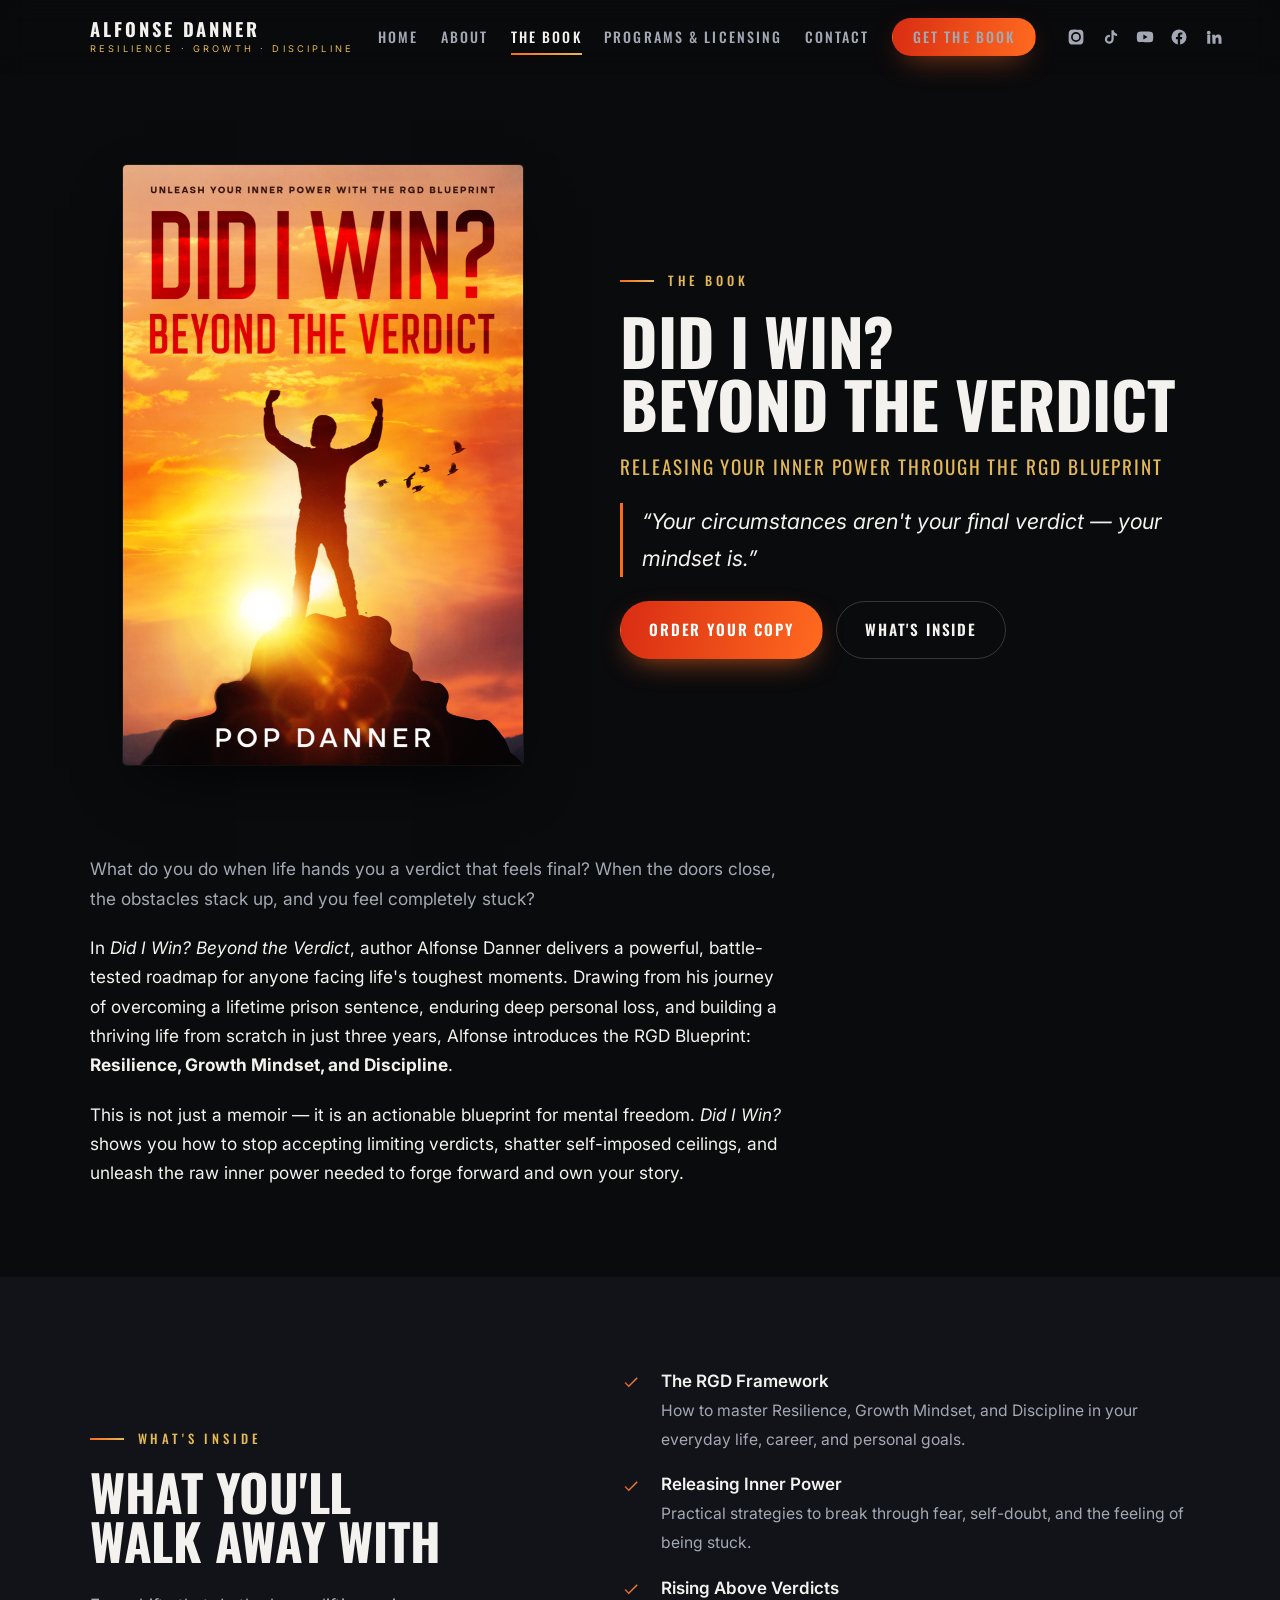
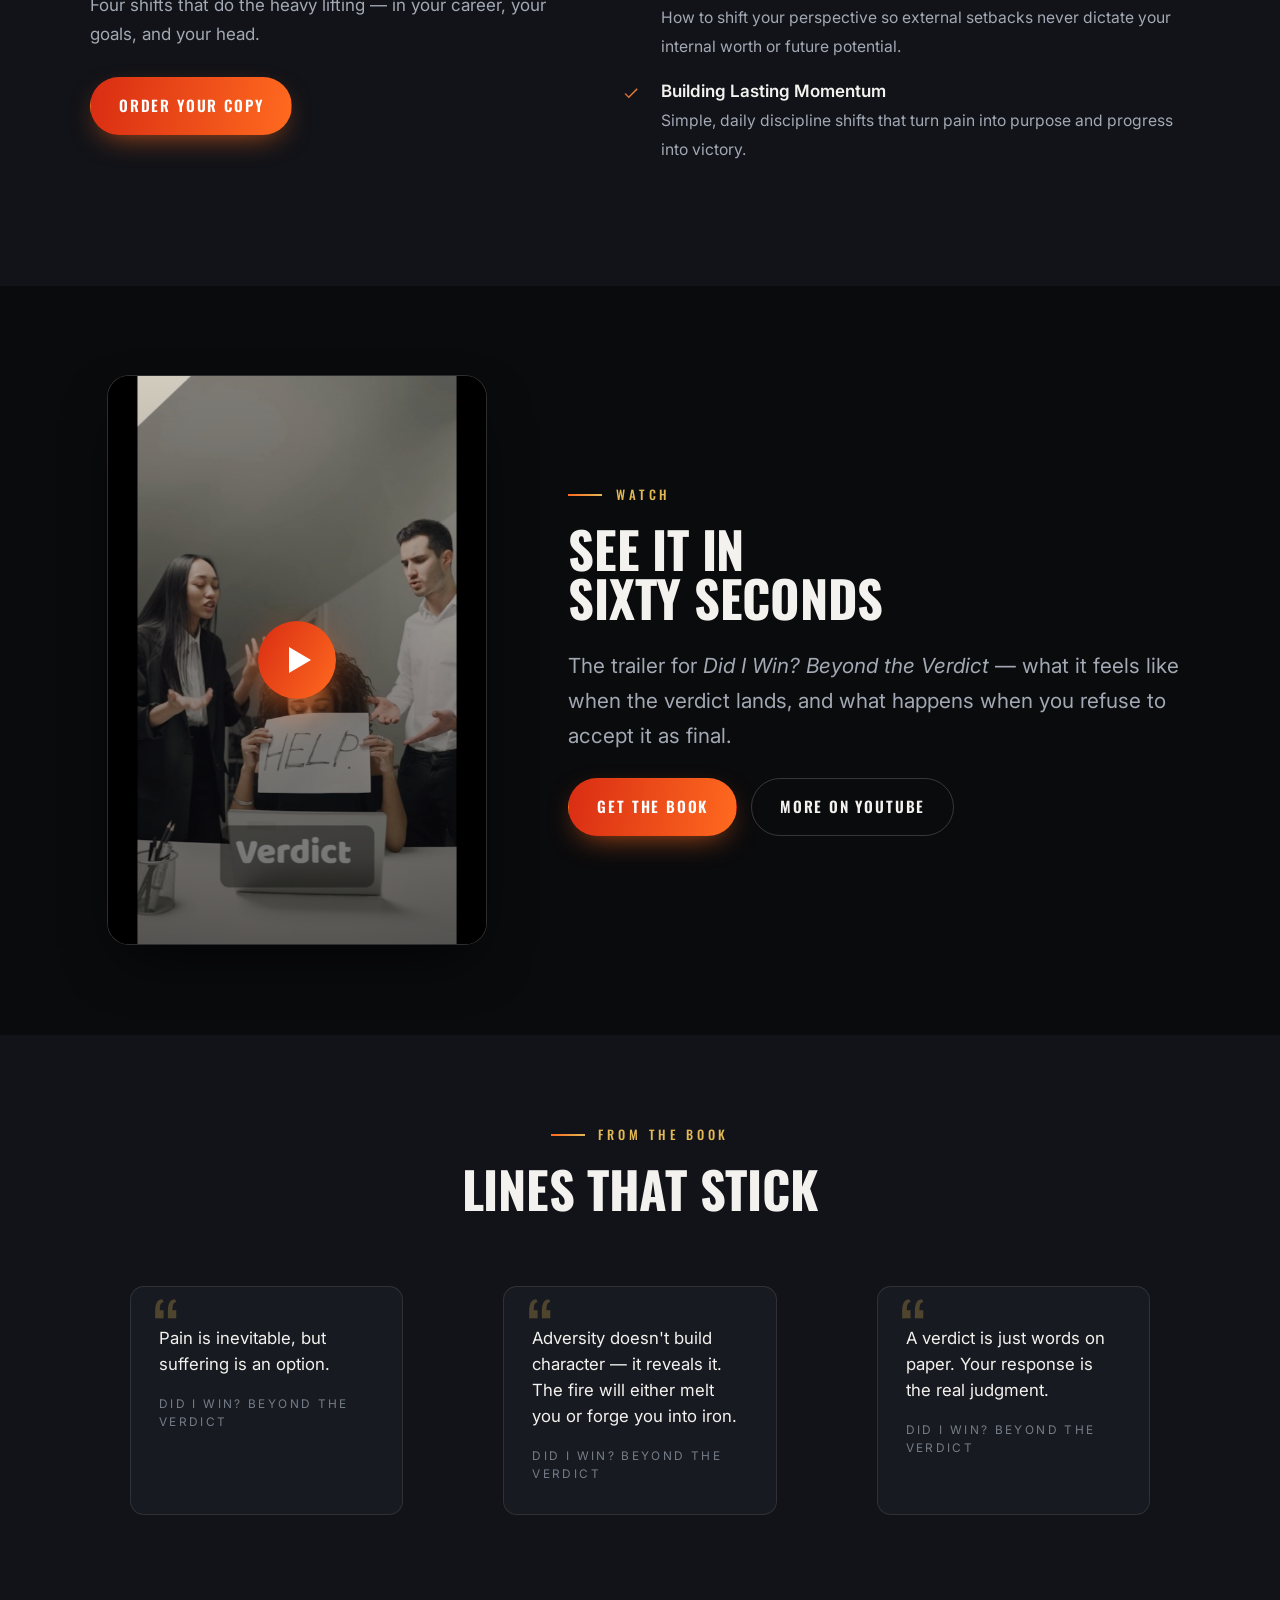
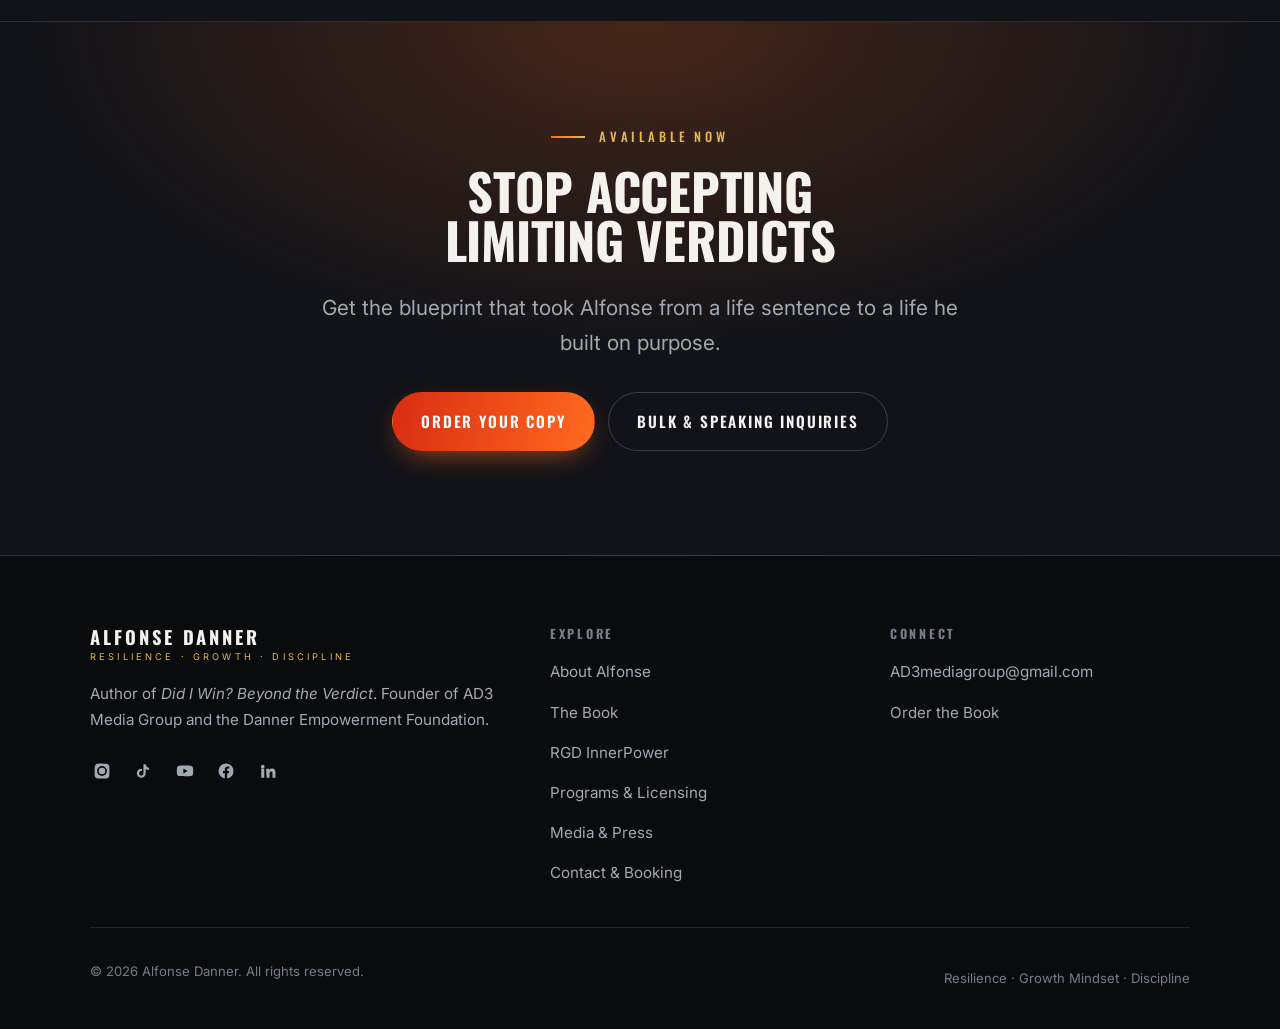
<file: book.html>
<!DOCTYPE html>
<html lang="en">
<head>
<meta charset="utf-8">
<meta name="viewport" content="width=device-width, initial-scale=1">
<title>Did I Win? Beyond the Verdict — A Book by Alfonse Danner</title>
<meta name="description" content="Did I Win? Beyond the Verdict by Alfonse Danner: an actionable blueprint for mental freedom built on the RGD framework — Resilience, Growth Mindset, and Discipline.">
<link rel="canonical" href="https://alfonsedanner.com/book.html">

<meta property="og:type" content="book">
<meta property="og:site_name" content="Alfonse Danner">
<meta property="og:title" content="Did I Win? Beyond the Verdict">
<meta property="og:description" content="Your circumstances aren't your final verdict — your mindset is.">
<meta property="og:url" content="https://alfonsedanner.com/book.html">
<meta property="og:image" content="https://alfonsedanner.com/assets/img/book-cover.jpg">
<meta name="twitter:card" content="summary_large_image">

<link rel="icon" href="assets/img/favicon.svg" type="image/svg+xml">
<link rel="preconnect" href="https://fonts.googleapis.com">
<link rel="preconnect" href="https://fonts.gstatic.com" crossorigin>
<link href="https://fonts.googleapis.com/css2?family=Oswald:wght@400;500;600;700&family=Inter:wght@400;500;600&display=swap" rel="stylesheet">
<link rel="stylesheet" href="assets/css/styles.css">

<script type="application/ld+json">
{
  "@context": "https://schema.org",
  "@type": "Book",
  "name": "Did I Win? Beyond the Verdict",
  "alternativeHeadline": "Releasing Your Inner Power Through the RGD Blueprint",
  "author": { "@type": "Person", "name": "Alfonse Danner" },
  "url": "https://alfonsedanner.com/book.html",
  "image": "https://alfonsedanner.com/assets/img/book-cover.jpg",
  "inLanguage": "en",
  "description": "A battle-tested roadmap for anyone facing life's toughest moments, introducing the RGD Blueprint: Resilience, Growth Mindset, and Discipline."
}
</script>
</head>
<body>
<a class="skip-link" href="#main">Skip to content</a>

<header class="site-header">
  <div class="wrap site-header__inner">
    <a class="brand" href="index.html">
      <span class="brand__name">Alfonse Danner</span>
      <span class="brand__tag">Resilience · Growth · Discipline</span>
    </a>

    <nav class="nav" id="primary-nav" aria-label="Primary">
      <a href="index.html">Home</a>
      <a href="about.html">About</a>
      <a href="book.html" aria-current="page">The Book</a>
      <a href="ventures.html">Programs &amp; Licensing</a>
      <a href="contact.html">Contact</a>
      <a class="btn btn--sm" data-link="bookAmazon" data-link-wrap href="#">Get the Book</a>
    </nav>

    <div class="header-actions">
      <div class="social-row" aria-label="Social links">
        <a data-link="instagram" data-link-wrap href="#" aria-label="Instagram"><svg viewBox="0 0 24 24" aria-hidden="true"><path d="M12 2.2c3.2 0 3.6 0 4.9.1 1.2.1 1.8.2 2.2.4.6.2 1 .5 1.4.9.4.4.7.8.9 1.4.2.4.3 1 .4 2.2.1 1.3.1 1.7.1 4.9s0 3.6-.1 4.9c-.1 1.2-.2 1.8-.4 2.2-.2.6-.5 1-.9 1.4-.4.4-.8.7-1.4.9-.4.2-1 .3-2.2.4-1.3.1-1.7.1-4.9.1s-3.6 0-4.9-.1c-1.2-.1-1.8-.2-2.2-.4-.6-.2-1-.5-1.4-.9-.4-.4-.7-.8-.9-1.4-.2-.4-.3-1-.4-2.2C2.2 15.6 2.2 15.2 2.2 12s0-3.6.1-4.9c.1-1.2.2-1.8.4-2.2.2-.6.5-1 .9-1.4.4-.4.8-.7 1.4-.9.4-.2 1-.3 2.2-.4 1.3-.1 1.7-.1 4.8-.1zm0 3.2A6.6 6.6 0 1 0 18.6 12 6.6 6.6 0 0 0 12 5.4zm0 10.9A4.3 4.3 0 1 1 16.3 12 4.3 4.3 0 0 1 12 16.3zm6.9-11.1a1.55 1.55 0 1 1-1.55-1.55A1.55 1.55 0 0 1 18.9 5.2z"/></svg></a>
        <a data-link="tiktok" data-link-wrap href="#" aria-label="TikTok"><svg viewBox="0 0 24 24" aria-hidden="true"><path d="M16.6 5.8a4.9 4.9 0 0 1-1-2.8h-3v12.1a2.9 2.9 0 1 1-2.1-2.8V9.2a5.9 5.9 0 1 0 5.1 5.8V9.4a7.8 7.8 0 0 0 4.5 1.4V7.9a4.8 4.8 0 0 1-3.5-2.1z"/></svg></a>
        <a data-link="youtube" data-link-wrap href="#" aria-label="YouTube"><svg viewBox="0 0 24 24" aria-hidden="true"><path d="M22.5 7.2a2.7 2.7 0 0 0-1.9-1.9C18.9 4.8 12 4.8 12 4.8s-6.9 0-8.6.5A2.7 2.7 0 0 0 1.5 7.2 28.4 28.4 0 0 0 1 12a28.4 28.4 0 0 0 .5 4.8 2.7 2.7 0 0 0 1.9 1.9c1.7.5 8.6.5 8.6.5s6.9 0 8.6-.5a2.7 2.7 0 0 0 1.9-1.9A28.4 28.4 0 0 0 23 12a28.4 28.4 0 0 0-.5-4.8zM9.8 15.3V8.7l5.7 3.3z"/></svg></a>
        <a data-link="facebook" data-link-wrap href="#" aria-label="Facebook"><svg viewBox="0 0 24 24" aria-hidden="true"><path d="M22 12a10 10 0 1 0-11.6 9.9v-7H7.9V12h2.5V9.8c0-2.5 1.5-3.9 3.8-3.9 1.1 0 2.2.2 2.2.2v2.5h-1.3c-1.2 0-1.6.8-1.6 1.6V12h2.8l-.4 2.9h-2.4v7A10 10 0 0 0 22 12z"/></svg></a>
        <a data-link="linkedin" data-link-wrap href="#" aria-label="LinkedIn"><svg viewBox="0 0 24 24" aria-hidden="true"><path d="M4.98 3.5A2.5 2.5 0 1 0 5 8.5a2.5 2.5 0 0 0 0-5zM3 9h4v12H3zM9.5 9h3.8v1.7h.1a4.2 4.2 0 0 1 3.8-2c4 0 4.8 2.6 4.8 6V21h-4v-5.3c0-1.3 0-3-1.8-3s-2.1 1.4-2.1 2.9V21h-4z"/></svg></a>
      </div>
      <button class="nav-toggle" type="button" aria-expanded="false" aria-controls="primary-nav" aria-label="Menu"><span></span></button>
    </div>
  </div>
</header>

<main id="main">

  <section class="section" style="padding-bottom:0">
    <div class="wrap">
      <div class="book-block">
        <div class="book-cover reveal">
          <img src="assets/img/book-cover.jpg" width="600" height="900" fetchpriority="high"
               alt="Did I Win? Beyond the Verdict by Pop Danner — book cover">
        </div>
        <div class="reveal">
          <p class="eyebrow">The Book</p>
          <h1 class="book-title" style="font-size:clamp(2.25rem,5.5vw,4rem)">Did I Win?<br>Beyond the Verdict</h1>
          <p class="book-sub">Releasing Your Inner Power Through the RGD Blueprint</p>
          <p class="tagline">“Your circumstances aren't your final verdict — your mindset is.”</p>
          <div class="btn-row">
            <a class="btn" data-link="bookAmazon" data-link-wrap href="#">Order Your Copy</a>
            <a class="btn btn--ghost" href="#inside">What's Inside</a>
          </div>
        </div>
      </div>
    </div>
  </section>

  <section class="section">
    <div class="wrap">
      <div class="story reveal">
        <p class="lede">
          What do you do when life hands you a verdict that feels final? When the doors close, the
          obstacles stack up, and you feel completely stuck?
        </p>
        <p>
          In <em>Did I Win? Beyond the Verdict</em>, author Alfonse Danner delivers a powerful,
          battle-tested roadmap for anyone facing life's toughest moments. Drawing from his journey of
          overcoming a lifetime prison sentence, enduring deep personal loss, and building a thriving life
          from scratch in just three years, Alfonse introduces the RGD Blueprint: <strong>Resilience,
          Growth Mindset, and Discipline</strong>.
        </p>
        <p>
          This is not just a memoir — it is an actionable blueprint for mental freedom.
          <em>Did I Win?</em> shows you how to stop accepting limiting verdicts, shatter self-imposed
          ceilings, and unleash the raw inner power needed to forge forward and own your story.
        </p>
      </div>
    </div>
  </section>

  <section class="section section--alt" id="inside">
    <div class="wrap">
      <div class="book-block">
        <div class="reveal">
          <p class="eyebrow">What's Inside</p>
          <h2>What You'll<br>Walk Away With</h2>
          <p class="muted">Four shifts that do the heavy lifting — in your career, your goals, and your head.</p>
          <div class="btn-row" style="margin-top:1.75rem">
            <a class="btn" data-link="bookAmazon" data-link-wrap href="#">Order Your Copy</a>
          </div>
        </div>

        <ul class="checklist reveal">
          <li><div>
            <strong>The RGD Framework</strong>
            <span>How to master Resilience, Growth Mindset, and Discipline in your everyday life, career, and personal goals.</span>
          </div></li>
          <li><div>
            <strong>Releasing Inner Power</strong>
            <span>Practical strategies to break through fear, self-doubt, and the feeling of being stuck.</span>
          </div></li>
          <li><div>
            <strong>Rising Above Verdicts</strong>
            <span>How to shift your perspective so external setbacks never dictate your internal worth or future potential.</span>
          </div></li>
          <li><div>
            <strong>Building Lasting Momentum</strong>
            <span>Simple, daily discipline shifts that turn pain into purpose and progress into victory.</span>
          </div></li>
        </ul>
      </div>
    </div>
  </section>

  <section class="section">
    <div class="wrap">
      <div class="video-block">
        <div class="video-frame reveal">
          <video preload="none" playsinline poster="assets/img/video-poster.jpg">
            <source src="assets/video/did-i-win.mp4" type="video/mp4">
            Your browser does not support embedded video.
          </video>
          <button class="video-frame__play" type="button" aria-label="Play the Did I Win? trailer"><span aria-hidden="true"></span></button>
        </div>
        <div class="reveal">
          <p class="eyebrow">Watch</p>
          <h2>See It in<br>Sixty Seconds</h2>
          <p class="lede">The trailer for <em>Did I Win? Beyond the Verdict</em> — what it feels like when the verdict lands, and what happens when you refuse to accept it as final.</p>
          <div class="btn-row">
            <a class="btn" data-link="bookAmazon" data-link-wrap href="#">Get the Book</a>
            <a class="btn btn--ghost" data-link="youtube" data-link-wrap href="#">More on YouTube</a>
          </div>
        </div>
      </div>
    </div>
  </section>

  <section class="section section--alt">
    <div class="wrap">
      <div class="section-head section-head--center">
        <p class="eyebrow eyebrow--center">From the Book</p>
        <h2>Lines That Stick</h2>
      </div>
      <div class="quote-grid">
        <blockquote class="quote-card reveal"><p>Pain is inevitable, but suffering is an option.</p><cite>Did I Win? Beyond the Verdict</cite></blockquote>
        <blockquote class="quote-card reveal"><p>Adversity doesn't build character — it reveals it. The fire will either melt you or forge you into iron.</p><cite>Did I Win? Beyond the Verdict</cite></blockquote>
        <blockquote class="quote-card reveal"><p>A verdict is just words on paper. Your response is the real judgment.</p><cite>Did I Win? Beyond the Verdict</cite></blockquote>
      </div>
    </div>
  </section>

  <section class="cta-band">
    <div class="wrap">
      <p class="eyebrow eyebrow--center">Available Now</p>
      <h2>Stop Accepting<br>Limiting Verdicts</h2>
      <p class="lede">Get the blueprint that took Alfonse from a life sentence to a life he built on purpose.</p>
      <div class="btn-row">
        <a class="btn" data-link="bookAmazon" data-link-wrap href="#">Order Your Copy</a>
        <a class="btn btn--ghost" href="contact.html">Bulk &amp; Speaking Inquiries</a>
      </div>
    </div>
  </section>

</main>

<footer class="site-footer">
  <div class="wrap">
    <div class="footer-grid">
      <div>
        <a class="brand" href="index.html">
          <span class="brand__name">Alfonse Danner</span>
          <span class="brand__tag">Resilience · Growth · Discipline</span>
        </a>
        <p class="muted" style="margin-top:1.25rem;max-width:28rem;font-size:.95rem">
          Author of <em>Did I Win? Beyond the Verdict</em>. Founder of AD3 Media Group and the
          Danner Empowerment Foundation.
        </p>
        <div class="social-row" style="margin-top:1.25rem;margin-left:-.4rem">
          <a data-link="instagram" data-link-wrap href="#" aria-label="Instagram"><svg viewBox="0 0 24 24" aria-hidden="true"><path d="M12 2.2c3.2 0 3.6 0 4.9.1 1.2.1 1.8.2 2.2.4.6.2 1 .5 1.4.9.4.4.7.8.9 1.4.2.4.3 1 .4 2.2.1 1.3.1 1.7.1 4.9s0 3.6-.1 4.9c-.1 1.2-.2 1.8-.4 2.2-.2.6-.5 1-.9 1.4-.4.4-.8.7-1.4.9-.4.2-1 .3-2.2.4-1.3.1-1.7.1-4.9.1s-3.6 0-4.9-.1c-1.2-.1-1.8-.2-2.2-.4-.6-.2-1-.5-1.4-.9-.4-.4-.7-.8-.9-1.4-.2-.4-.3-1-.4-2.2C2.2 15.6 2.2 15.2 2.2 12s0-3.6.1-4.9c.1-1.2.2-1.8.4-2.2.2-.6.5-1 .9-1.4.4-.4.8-.7 1.4-.9.4-.2 1-.3 2.2-.4 1.3-.1 1.7-.1 4.8-.1zm0 3.2A6.6 6.6 0 1 0 18.6 12 6.6 6.6 0 0 0 12 5.4zm0 10.9A4.3 4.3 0 1 1 16.3 12 4.3 4.3 0 0 1 12 16.3zm6.9-11.1a1.55 1.55 0 1 1-1.55-1.55A1.55 1.55 0 0 1 18.9 5.2z"/></svg></a>
          <a data-link="tiktok" data-link-wrap href="#" aria-label="TikTok"><svg viewBox="0 0 24 24" aria-hidden="true"><path d="M16.6 5.8a4.9 4.9 0 0 1-1-2.8h-3v12.1a2.9 2.9 0 1 1-2.1-2.8V9.2a5.9 5.9 0 1 0 5.1 5.8V9.4a7.8 7.8 0 0 0 4.5 1.4V7.9a4.8 4.8 0 0 1-3.5-2.1z"/></svg></a>
          <a data-link="youtube" data-link-wrap href="#" aria-label="YouTube"><svg viewBox="0 0 24 24" aria-hidden="true"><path d="M22.5 7.2a2.7 2.7 0 0 0-1.9-1.9C18.9 4.8 12 4.8 12 4.8s-6.9 0-8.6.5A2.7 2.7 0 0 0 1.5 7.2 28.4 28.4 0 0 0 1 12a28.4 28.4 0 0 0 .5 4.8 2.7 2.7 0 0 0 1.9 1.9c1.7.5 8.6.5 8.6.5s6.9 0 8.6-.5a2.7 2.7 0 0 0 1.9-1.9A28.4 28.4 0 0 0 23 12a28.4 28.4 0 0 0-.5-4.8zM9.8 15.3V8.7l5.7 3.3z"/></svg></a>
          <a data-link="facebook" data-link-wrap href="#" aria-label="Facebook"><svg viewBox="0 0 24 24" aria-hidden="true"><path d="M22 12a10 10 0 1 0-11.6 9.9v-7H7.9V12h2.5V9.8c0-2.5 1.5-3.9 3.8-3.9 1.1 0 2.2.2 2.2.2v2.5h-1.3c-1.2 0-1.6.8-1.6 1.6V12h2.8l-.4 2.9h-2.4v7A10 10 0 0 0 22 12z"/></svg></a>
          <a data-link="linkedin" data-link-wrap href="#" aria-label="LinkedIn"><svg viewBox="0 0 24 24" aria-hidden="true"><path d="M4.98 3.5A2.5 2.5 0 1 0 5 8.5a2.5 2.5 0 0 0 0-5zM3 9h4v12H3zM9.5 9h3.8v1.7h.1a4.2 4.2 0 0 1 3.8-2c4 0 4.8 2.6 4.8 6V21h-4v-5.3c0-1.3 0-3-1.8-3s-2.1 1.4-2.1 2.9V21h-4z"/></svg></a>
        </div>
      </div>

      <div>
        <h4>Explore</h4>
        <ul class="footer-links">
          <li><a href="about.html">About Alfonse</a></li>
          <li><a href="book.html">The Book</a></li>
          <li><a href="index.html#innerpower">RGD InnerPower</a></li>
          <li><a href="ventures.html">Programs &amp; Licensing</a></li>
          <li><a href="media.html">Media &amp; Press</a></li>
          <li><a href="contact.html">Contact &amp; Booking</a></li>
          <li data-link-wrap><a data-link="linktree" href="#">All Links</a></li>
        </ul>
      </div>

      <div>
        <h4>Connect</h4>
        <ul class="footer-links">
          <li data-link-wrap><a data-link="email" data-link-text href="#">AD3mediagroup@gmail.com</a></li>
          <li data-link-wrap><a data-link="bookAmazon" href="#">Order the Book</a></li>
          <li data-link-wrap><a data-link="defSite" href="#">Danner Empowerment Foundation</a></li>
          <li data-link-wrap><a data-link="ad3Site" href="#">AD3 Media Group</a></li>
        </ul>
      </div>
    </div>

    <div class="footer-bottom">
      <p>© <span data-year>2026</span> Alfonse Danner. All rights reserved.</p>
      <p>Resilience · Growth Mindset · Discipline</p>
    </div>
  </div>
</footer>

<script src="assets/js/analytics.js"></script>
<script src="assets/js/links.js"></script>
<script src="assets/js/main.js"></script>
</body>
</html>
</file>
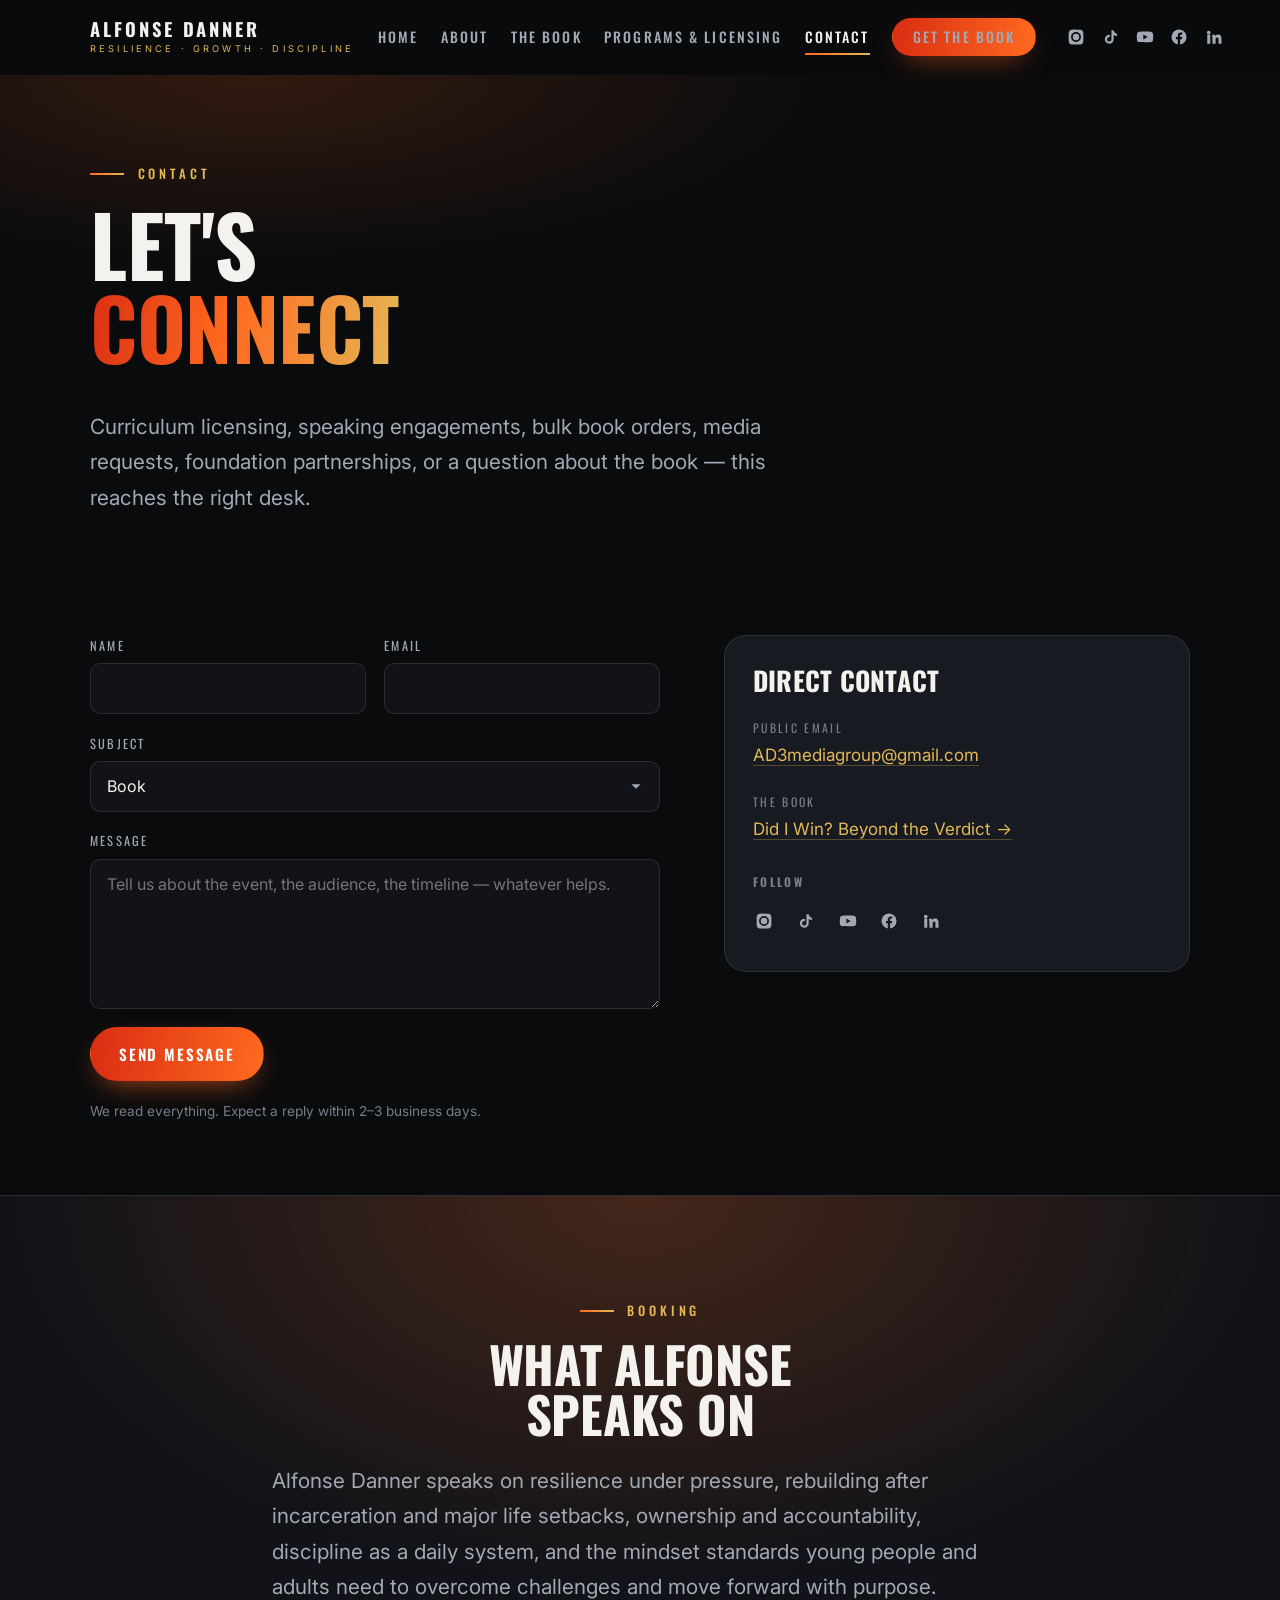
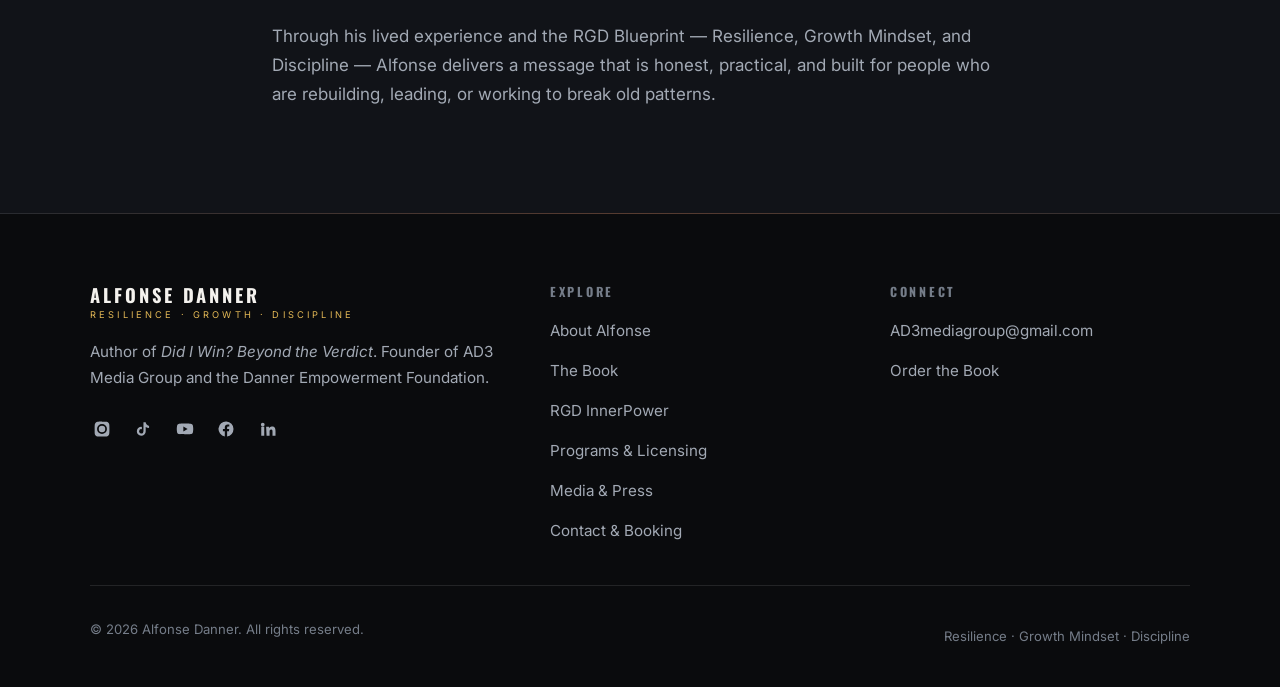
<file: contact.html>
<!DOCTYPE html>
<html lang="en">
<head>
<meta charset="utf-8">
<meta name="viewport" content="width=device-width, initial-scale=1">
<title>Contact &amp; Booking — Alfonse "Pop" Danner</title>
<meta name="description" content="Book Alfonse Danner for speaking, media, foundation partnerships, or book inquiries. Reach the team at AD3mediagroup@gmail.com.">
<link rel="canonical" href="https://alfonsedanner.com/contact.html">

<meta property="og:type" content="website">
<meta property="og:site_name" content="Alfonse Danner">
<meta property="og:title" content="Contact &amp; Booking — Alfonse &quot;Pop&quot; Danner">
<meta property="og:description" content="Speaking, media, foundation partnerships, and book inquiries.">
<meta property="og:url" content="https://alfonsedanner.com/contact.html">
<meta property="og:image" content="https://alfonsedanner.com/assets/img/book-cover.jpg">
<meta name="twitter:card" content="summary_large_image">

<link rel="icon" href="assets/img/favicon.svg" type="image/svg+xml">
<link rel="preconnect" href="https://fonts.googleapis.com">
<link rel="preconnect" href="https://fonts.gstatic.com" crossorigin>
<link href="https://fonts.googleapis.com/css2?family=Oswald:wght@400;500;600;700&family=Inter:wght@400;500;600&display=swap" rel="stylesheet">
<link rel="stylesheet" href="assets/css/styles.css">
</head>
<body>
<a class="skip-link" href="#main">Skip to content</a>

<header class="site-header">
  <div class="wrap site-header__inner">
    <a class="brand" href="index.html">
      <span class="brand__name">Alfonse Danner</span>
      <span class="brand__tag">Resilience · Growth · Discipline</span>
    </a>

    <nav class="nav" id="primary-nav" aria-label="Primary">
      <a href="index.html">Home</a>
      <a href="about.html">About</a>
      <a href="book.html">The Book</a>
      <a href="ventures.html">Programs &amp; Licensing</a>
      <a href="contact.html" aria-current="page">Contact</a>
      <a class="btn btn--sm" data-link="bookAmazon" data-link-wrap href="#">Get the Book</a>
    </nav>

    <div class="header-actions">
      <div class="social-row" aria-label="Social links">
        <a data-link="instagram" data-link-wrap href="#" aria-label="Instagram"><svg viewBox="0 0 24 24" aria-hidden="true"><path d="M12 2.2c3.2 0 3.6 0 4.9.1 1.2.1 1.8.2 2.2.4.6.2 1 .5 1.4.9.4.4.7.8.9 1.4.2.4.3 1 .4 2.2.1 1.3.1 1.7.1 4.9s0 3.6-.1 4.9c-.1 1.2-.2 1.8-.4 2.2-.2.6-.5 1-.9 1.4-.4.4-.8.7-1.4.9-.4.2-1 .3-2.2.4-1.3.1-1.7.1-4.9.1s-3.6 0-4.9-.1c-1.2-.1-1.8-.2-2.2-.4-.6-.2-1-.5-1.4-.9-.4-.4-.7-.8-.9-1.4-.2-.4-.3-1-.4-2.2C2.2 15.6 2.2 15.2 2.2 12s0-3.6.1-4.9c.1-1.2.2-1.8.4-2.2.2-.6.5-1 .9-1.4.4-.4.8-.7 1.4-.9.4-.2 1-.3 2.2-.4 1.3-.1 1.7-.1 4.8-.1zm0 3.2A6.6 6.6 0 1 0 18.6 12 6.6 6.6 0 0 0 12 5.4zm0 10.9A4.3 4.3 0 1 1 16.3 12 4.3 4.3 0 0 1 12 16.3zm6.9-11.1a1.55 1.55 0 1 1-1.55-1.55A1.55 1.55 0 0 1 18.9 5.2z"/></svg></a>
        <a data-link="tiktok" data-link-wrap href="#" aria-label="TikTok"><svg viewBox="0 0 24 24" aria-hidden="true"><path d="M16.6 5.8a4.9 4.9 0 0 1-1-2.8h-3v12.1a2.9 2.9 0 1 1-2.1-2.8V9.2a5.9 5.9 0 1 0 5.1 5.8V9.4a7.8 7.8 0 0 0 4.5 1.4V7.9a4.8 4.8 0 0 1-3.5-2.1z"/></svg></a>
        <a data-link="youtube" data-link-wrap href="#" aria-label="YouTube"><svg viewBox="0 0 24 24" aria-hidden="true"><path d="M22.5 7.2a2.7 2.7 0 0 0-1.9-1.9C18.9 4.8 12 4.8 12 4.8s-6.9 0-8.6.5A2.7 2.7 0 0 0 1.5 7.2 28.4 28.4 0 0 0 1 12a28.4 28.4 0 0 0 .5 4.8 2.7 2.7 0 0 0 1.9 1.9c1.7.5 8.6.5 8.6.5s6.9 0 8.6-.5a2.7 2.7 0 0 0 1.9-1.9A28.4 28.4 0 0 0 23 12a28.4 28.4 0 0 0-.5-4.8zM9.8 15.3V8.7l5.7 3.3z"/></svg></a>
        <a data-link="facebook" data-link-wrap href="#" aria-label="Facebook"><svg viewBox="0 0 24 24" aria-hidden="true"><path d="M22 12a10 10 0 1 0-11.6 9.9v-7H7.9V12h2.5V9.8c0-2.5 1.5-3.9 3.8-3.9 1.1 0 2.2.2 2.2.2v2.5h-1.3c-1.2 0-1.6.8-1.6 1.6V12h2.8l-.4 2.9h-2.4v7A10 10 0 0 0 22 12z"/></svg></a>
        <a data-link="linkedin" data-link-wrap href="#" aria-label="LinkedIn"><svg viewBox="0 0 24 24" aria-hidden="true"><path d="M4.98 3.5A2.5 2.5 0 1 0 5 8.5a2.5 2.5 0 0 0 0-5zM3 9h4v12H3zM9.5 9h3.8v1.7h.1a4.2 4.2 0 0 1 3.8-2c4 0 4.8 2.6 4.8 6V21h-4v-5.3c0-1.3 0-3-1.8-3s-2.1 1.4-2.1 2.9V21h-4z"/></svg></a>
      </div>
      <button class="nav-toggle" type="button" aria-expanded="false" aria-controls="primary-nav" aria-label="Menu"><span></span></button>
    </div>
  </div>
</header>

<main id="main">

  <section class="page-hero">
    <div class="wrap">
      <p class="eyebrow">Contact</p>
      <h1>Let's<br><span class="gradient-text">Connect</span></h1>
      <p class="lede">
        Curriculum licensing, speaking engagements, bulk book orders, media requests, foundation
        partnerships, or a question about the book — this reaches the right desk.
      </p>
    </div>
  </section>

  <section class="section section--tight">
    <div class="wrap">
      <div class="contact-grid">

        <form class="form reveal" id="contact-form" novalidate>
          <div class="field-row">
            <div class="field">
              <label for="name">Name</label>
              <input id="name" name="name" type="text" autocomplete="name" required>
            </div>
            <div class="field">
              <label for="email">Email</label>
              <input id="email" name="email" type="email" autocomplete="email" required>
            </div>
          </div>

          <div class="field">
            <label for="topic">Subject</label>
            <select id="topic" name="topic" required>
              <option value="Book">Book</option>
              <option value="Bulk Book Orders">Bulk Book Orders</option>
              <option value="Curriculum Licensing">Curriculum Licensing</option>
              <option value="RGD InnerPower Launch List">RGD InnerPower Launch List</option>
              <option value="Speaking / Workshops">Speaking / Workshops</option>
              <option value="Media">Media</option>
              <option value="Foundation">Foundation</option>
            </select>
          </div>

          <div class="field">
            <label for="message">Message</label>
            <textarea id="message" name="message" required
              placeholder="Tell us about the event, the audience, the timeline — whatever helps."></textarea>
          </div>

          <!-- spam trap: humans never see or fill this -->
          <div class="hp" aria-hidden="true">
            <label for="_company">Company</label>
            <input id="_company" name="_company" type="text" tabindex="-1" autocomplete="off">
          </div>

          <div class="btn-row">
            <button class="btn" type="submit">Send Message</button>
          </div>

          <p class="form-status" role="status" aria-live="polite"></p>
          <p class="form-note">
            We read everything. Expect a reply within 2–3 business days.
          </p>
        </form>

        <aside class="info-card reveal">
          <h3 style="margin-bottom:1.5rem">Direct Contact</h3>
          <dl class="info-list">
            <div>
              <dt>Public Email</dt>
              <dd data-link-wrap><a data-link="email" data-link-text href="#">AD3mediagroup@gmail.com</a></dd>
            </div>
            <div>
              <dt>The Book</dt>
              <dd data-link-wrap><a data-link="bookAmazon" href="#">Did I Win? Beyond the Verdict →</a></dd>
            </div>
            <div data-link-wrap>
              <dt>All Links</dt>
              <dd><a data-link="linktree" href="#">Linktree →</a></dd>
            </div>
            <div data-link-wrap>
              <dt>The Foundation</dt>
              <dd><a data-link="defSite" href="#">Danner Empowerment Foundation →</a></dd>
            </div>
            <div data-link-wrap>
              <dt>AD3 Media Group</dt>
              <dd><a data-link="ad3Site" href="#">AD3 Media Group →</a></dd>
            </div>
          </dl>

          <h4 data-row-heading style="margin:2rem 0 1rem;font-size:.74rem;letter-spacing:.2em;color:var(--text-dim)">FOLLOW</h4>
          <div class="social-row" style="margin-left:-.4rem">
            <a data-link="instagram" data-link-wrap href="#" aria-label="Instagram"><svg viewBox="0 0 24 24" aria-hidden="true"><path d="M12 2.2c3.2 0 3.6 0 4.9.1 1.2.1 1.8.2 2.2.4.6.2 1 .5 1.4.9.4.4.7.8.9 1.4.2.4.3 1 .4 2.2.1 1.3.1 1.7.1 4.9s0 3.6-.1 4.9c-.1 1.2-.2 1.8-.4 2.2-.2.6-.5 1-.9 1.4-.4.4-.8.7-1.4.9-.4.2-1 .3-2.2.4-1.3.1-1.7.1-4.9.1s-3.6 0-4.9-.1c-1.2-.1-1.8-.2-2.2-.4-.6-.2-1-.5-1.4-.9-.4-.4-.7-.8-.9-1.4-.2-.4-.3-1-.4-2.2C2.2 15.6 2.2 15.2 2.2 12s0-3.6.1-4.9c.1-1.2.2-1.8.4-2.2.2-.6.5-1 .9-1.4.4-.4.8-.7 1.4-.9.4-.2 1-.3 2.2-.4 1.3-.1 1.7-.1 4.8-.1zm0 3.2A6.6 6.6 0 1 0 18.6 12 6.6 6.6 0 0 0 12 5.4zm0 10.9A4.3 4.3 0 1 1 16.3 12 4.3 4.3 0 0 1 12 16.3zm6.9-11.1a1.55 1.55 0 1 1-1.55-1.55A1.55 1.55 0 0 1 18.9 5.2z"/></svg></a>
            <a data-link="tiktok" data-link-wrap href="#" aria-label="TikTok"><svg viewBox="0 0 24 24" aria-hidden="true"><path d="M16.6 5.8a4.9 4.9 0 0 1-1-2.8h-3v12.1a2.9 2.9 0 1 1-2.1-2.8V9.2a5.9 5.9 0 1 0 5.1 5.8V9.4a7.8 7.8 0 0 0 4.5 1.4V7.9a4.8 4.8 0 0 1-3.5-2.1z"/></svg></a>
            <a data-link="youtube" data-link-wrap href="#" aria-label="YouTube"><svg viewBox="0 0 24 24" aria-hidden="true"><path d="M22.5 7.2a2.7 2.7 0 0 0-1.9-1.9C18.9 4.8 12 4.8 12 4.8s-6.9 0-8.6.5A2.7 2.7 0 0 0 1.5 7.2 28.4 28.4 0 0 0 1 12a28.4 28.4 0 0 0 .5 4.8 2.7 2.7 0 0 0 1.9 1.9c1.7.5 8.6.5 8.6.5s6.9 0 8.6-.5a2.7 2.7 0 0 0 1.9-1.9A28.4 28.4 0 0 0 23 12a28.4 28.4 0 0 0-.5-4.8zM9.8 15.3V8.7l5.7 3.3z"/></svg></a>
            <a data-link="facebook" data-link-wrap href="#" aria-label="Facebook"><svg viewBox="0 0 24 24" aria-hidden="true"><path d="M22 12a10 10 0 1 0-11.6 9.9v-7H7.9V12h2.5V9.8c0-2.5 1.5-3.9 3.8-3.9 1.1 0 2.2.2 2.2.2v2.5h-1.3c-1.2 0-1.6.8-1.6 1.6V12h2.8l-.4 2.9h-2.4v7A10 10 0 0 0 22 12z"/></svg></a>
            <a data-link="linkedin" data-link-wrap href="#" aria-label="LinkedIn"><svg viewBox="0 0 24 24" aria-hidden="true"><path d="M4.98 3.5A2.5 2.5 0 1 0 5 8.5a2.5 2.5 0 0 0 0-5zM3 9h4v12H3zM9.5 9h3.8v1.7h.1a4.2 4.2 0 0 1 3.8-2c4 0 4.8 2.6 4.8 6V21h-4v-5.3c0-1.3 0-3-1.8-3s-2.1 1.4-2.1 2.9V21h-4z"/></svg></a>
          </div>
        </aside>

      </div>
    </div>
  </section>

  <section class="cta-band">
    <div class="wrap">
      <p class="eyebrow eyebrow--center">Booking</p>
      <h2>What Alfonse<br>Speaks On</h2>
      <div class="cta-band__body">
        <p class="lede">
          Alfonse Danner speaks on resilience under pressure, rebuilding after incarceration and major
          life setbacks, ownership and accountability, discipline as a daily system, and the mindset
          standards young people and adults need to overcome challenges and move forward with purpose.
        </p>
        <p class="muted">
          Through his lived experience and the RGD Blueprint — Resilience, Growth Mindset, and
          Discipline — Alfonse delivers a message that is honest, practical, and built for people who
          are rebuilding, leading, or working to break old patterns.
        </p>
      </div>
    </div>
  </section>

</main>

<footer class="site-footer">
  <div class="wrap">
    <div class="footer-grid">
      <div>
        <a class="brand" href="index.html">
          <span class="brand__name">Alfonse Danner</span>
          <span class="brand__tag">Resilience · Growth · Discipline</span>
        </a>
        <p class="muted" style="margin-top:1.25rem;max-width:28rem;font-size:.95rem">
          Author of <em>Did I Win? Beyond the Verdict</em>. Founder of AD3 Media Group and the
          Danner Empowerment Foundation.
        </p>
        <div class="social-row" style="margin-top:1.25rem;margin-left:-.4rem">
          <a data-link="instagram" data-link-wrap href="#" aria-label="Instagram"><svg viewBox="0 0 24 24" aria-hidden="true"><path d="M12 2.2c3.2 0 3.6 0 4.9.1 1.2.1 1.8.2 2.2.4.6.2 1 .5 1.4.9.4.4.7.8.9 1.4.2.4.3 1 .4 2.2.1 1.3.1 1.7.1 4.9s0 3.6-.1 4.9c-.1 1.2-.2 1.8-.4 2.2-.2.6-.5 1-.9 1.4-.4.4-.8.7-1.4.9-.4.2-1 .3-2.2.4-1.3.1-1.7.1-4.9.1s-3.6 0-4.9-.1c-1.2-.1-1.8-.2-2.2-.4-.6-.2-1-.5-1.4-.9-.4-.4-.7-.8-.9-1.4-.2-.4-.3-1-.4-2.2C2.2 15.6 2.2 15.2 2.2 12s0-3.6.1-4.9c.1-1.2.2-1.8.4-2.2.2-.6.5-1 .9-1.4.4-.4.8-.7 1.4-.9.4-.2 1-.3 2.2-.4 1.3-.1 1.7-.1 4.8-.1zm0 3.2A6.6 6.6 0 1 0 18.6 12 6.6 6.6 0 0 0 12 5.4zm0 10.9A4.3 4.3 0 1 1 16.3 12 4.3 4.3 0 0 1 12 16.3zm6.9-11.1a1.55 1.55 0 1 1-1.55-1.55A1.55 1.55 0 0 1 18.9 5.2z"/></svg></a>
          <a data-link="tiktok" data-link-wrap href="#" aria-label="TikTok"><svg viewBox="0 0 24 24" aria-hidden="true"><path d="M16.6 5.8a4.9 4.9 0 0 1-1-2.8h-3v12.1a2.9 2.9 0 1 1-2.1-2.8V9.2a5.9 5.9 0 1 0 5.1 5.8V9.4a7.8 7.8 0 0 0 4.5 1.4V7.9a4.8 4.8 0 0 1-3.5-2.1z"/></svg></a>
          <a data-link="youtube" data-link-wrap href="#" aria-label="YouTube"><svg viewBox="0 0 24 24" aria-hidden="true"><path d="M22.5 7.2a2.7 2.7 0 0 0-1.9-1.9C18.9 4.8 12 4.8 12 4.8s-6.9 0-8.6.5A2.7 2.7 0 0 0 1.5 7.2 28.4 28.4 0 0 0 1 12a28.4 28.4 0 0 0 .5 4.8 2.7 2.7 0 0 0 1.9 1.9c1.7.5 8.6.5 8.6.5s6.9 0 8.6-.5a2.7 2.7 0 0 0 1.9-1.9A28.4 28.4 0 0 0 23 12a28.4 28.4 0 0 0-.5-4.8zM9.8 15.3V8.7l5.7 3.3z"/></svg></a>
          <a data-link="facebook" data-link-wrap href="#" aria-label="Facebook"><svg viewBox="0 0 24 24" aria-hidden="true"><path d="M22 12a10 10 0 1 0-11.6 9.9v-7H7.9V12h2.5V9.8c0-2.5 1.5-3.9 3.8-3.9 1.1 0 2.2.2 2.2.2v2.5h-1.3c-1.2 0-1.6.8-1.6 1.6V12h2.8l-.4 2.9h-2.4v7A10 10 0 0 0 22 12z"/></svg></a>
          <a data-link="linkedin" data-link-wrap href="#" aria-label="LinkedIn"><svg viewBox="0 0 24 24" aria-hidden="true"><path d="M4.98 3.5A2.5 2.5 0 1 0 5 8.5a2.5 2.5 0 0 0 0-5zM3 9h4v12H3zM9.5 9h3.8v1.7h.1a4.2 4.2 0 0 1 3.8-2c4 0 4.8 2.6 4.8 6V21h-4v-5.3c0-1.3 0-3-1.8-3s-2.1 1.4-2.1 2.9V21h-4z"/></svg></a>
        </div>
      </div>

      <div>
        <h4>Explore</h4>
        <ul class="footer-links">
          <li><a href="about.html">About Alfonse</a></li>
          <li><a href="book.html">The Book</a></li>
          <li><a href="index.html#innerpower">RGD InnerPower</a></li>
          <li><a href="ventures.html">Programs &amp; Licensing</a></li>
          <li><a href="media.html">Media &amp; Press</a></li>
          <li><a href="contact.html">Contact &amp; Booking</a></li>
          <li data-link-wrap><a data-link="linktree" href="#">All Links</a></li>
        </ul>
      </div>

      <div>
        <h4>Connect</h4>
        <ul class="footer-links">
          <li data-link-wrap><a data-link="email" data-link-text href="#">AD3mediagroup@gmail.com</a></li>
          <li data-link-wrap><a data-link="bookAmazon" href="#">Order the Book</a></li>
          <li data-link-wrap><a data-link="defSite" href="#">Danner Empowerment Foundation</a></li>
          <li data-link-wrap><a data-link="ad3Site" href="#">AD3 Media Group</a></li>
        </ul>
      </div>
    </div>

    <div class="footer-bottom">
      <p>© <span data-year>2026</span> Alfonse Danner. All rights reserved.</p>
      <p>Resilience · Growth Mindset · Discipline</p>
    </div>
  </div>
</footer>

<script src="assets/js/analytics.js"></script>
<script src="assets/js/links.js"></script>
<script src="assets/js/main.js"></script>
</body>
</html>
</file>
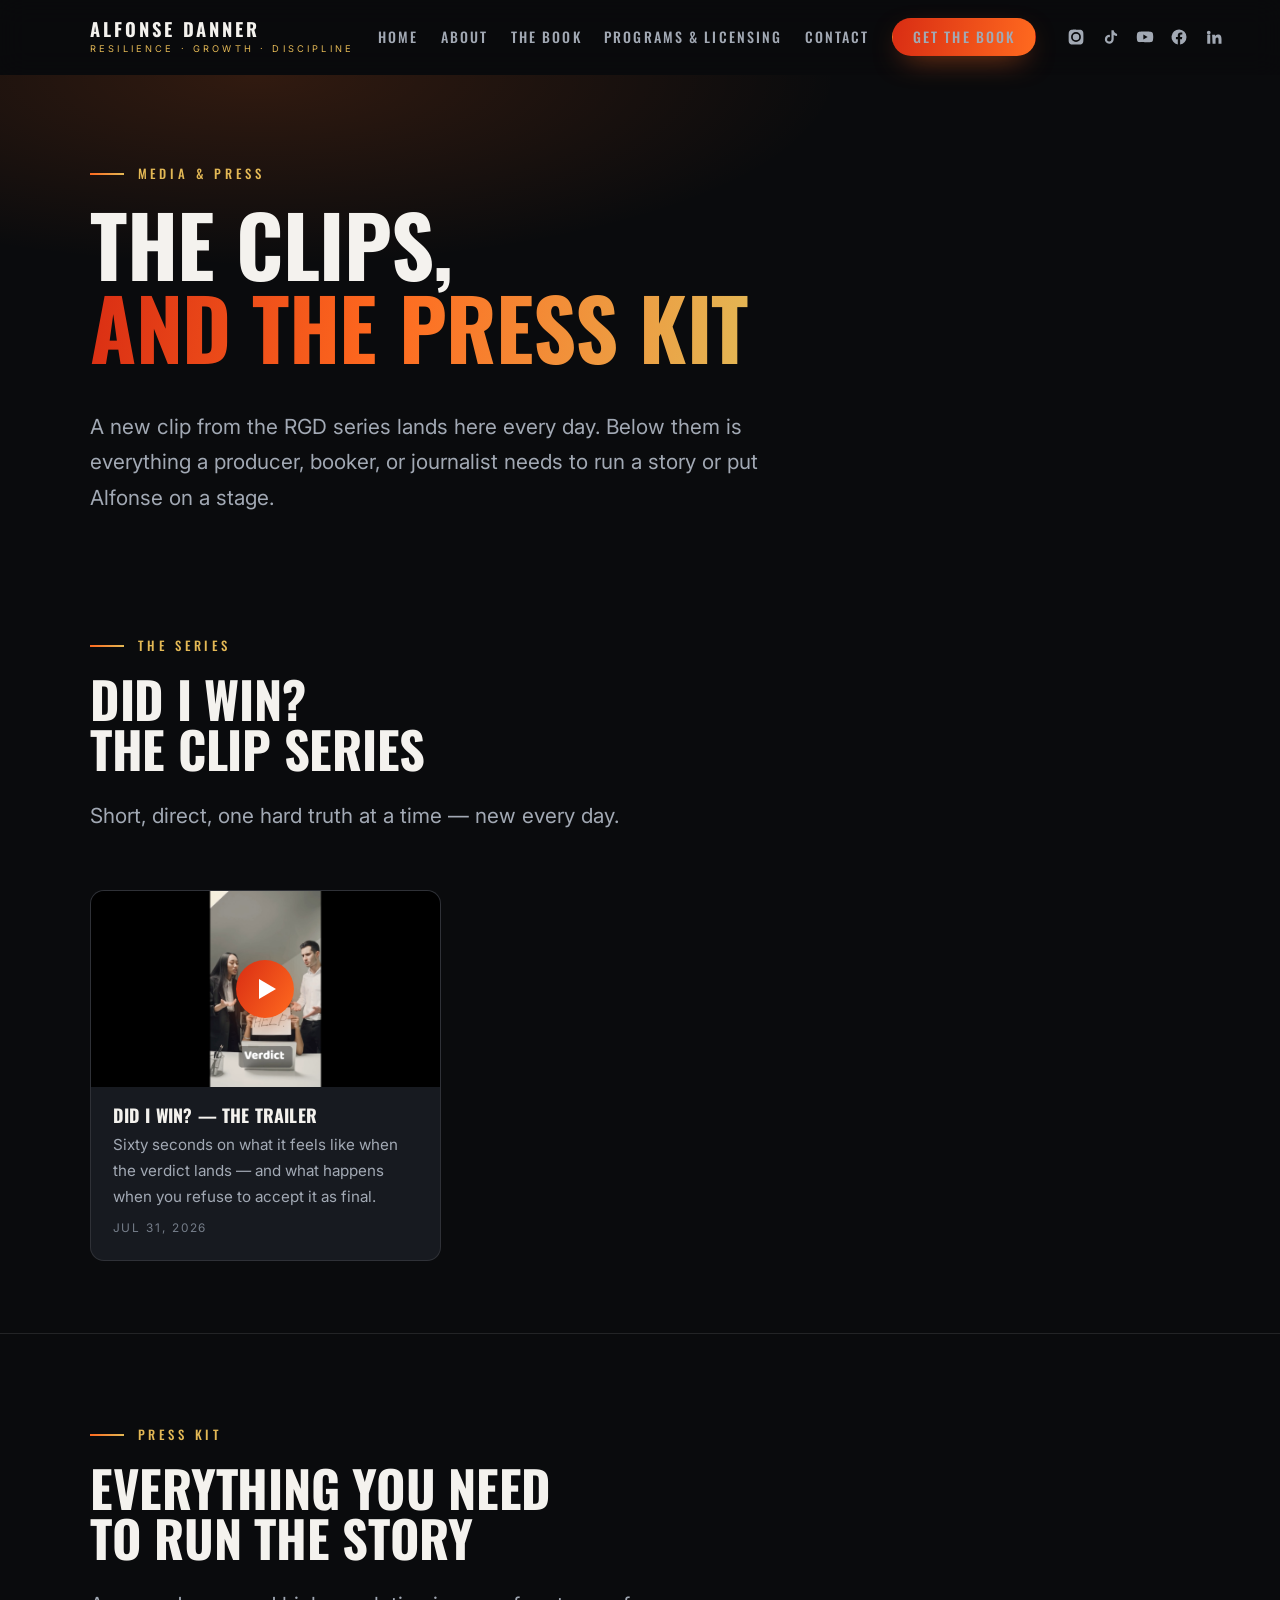
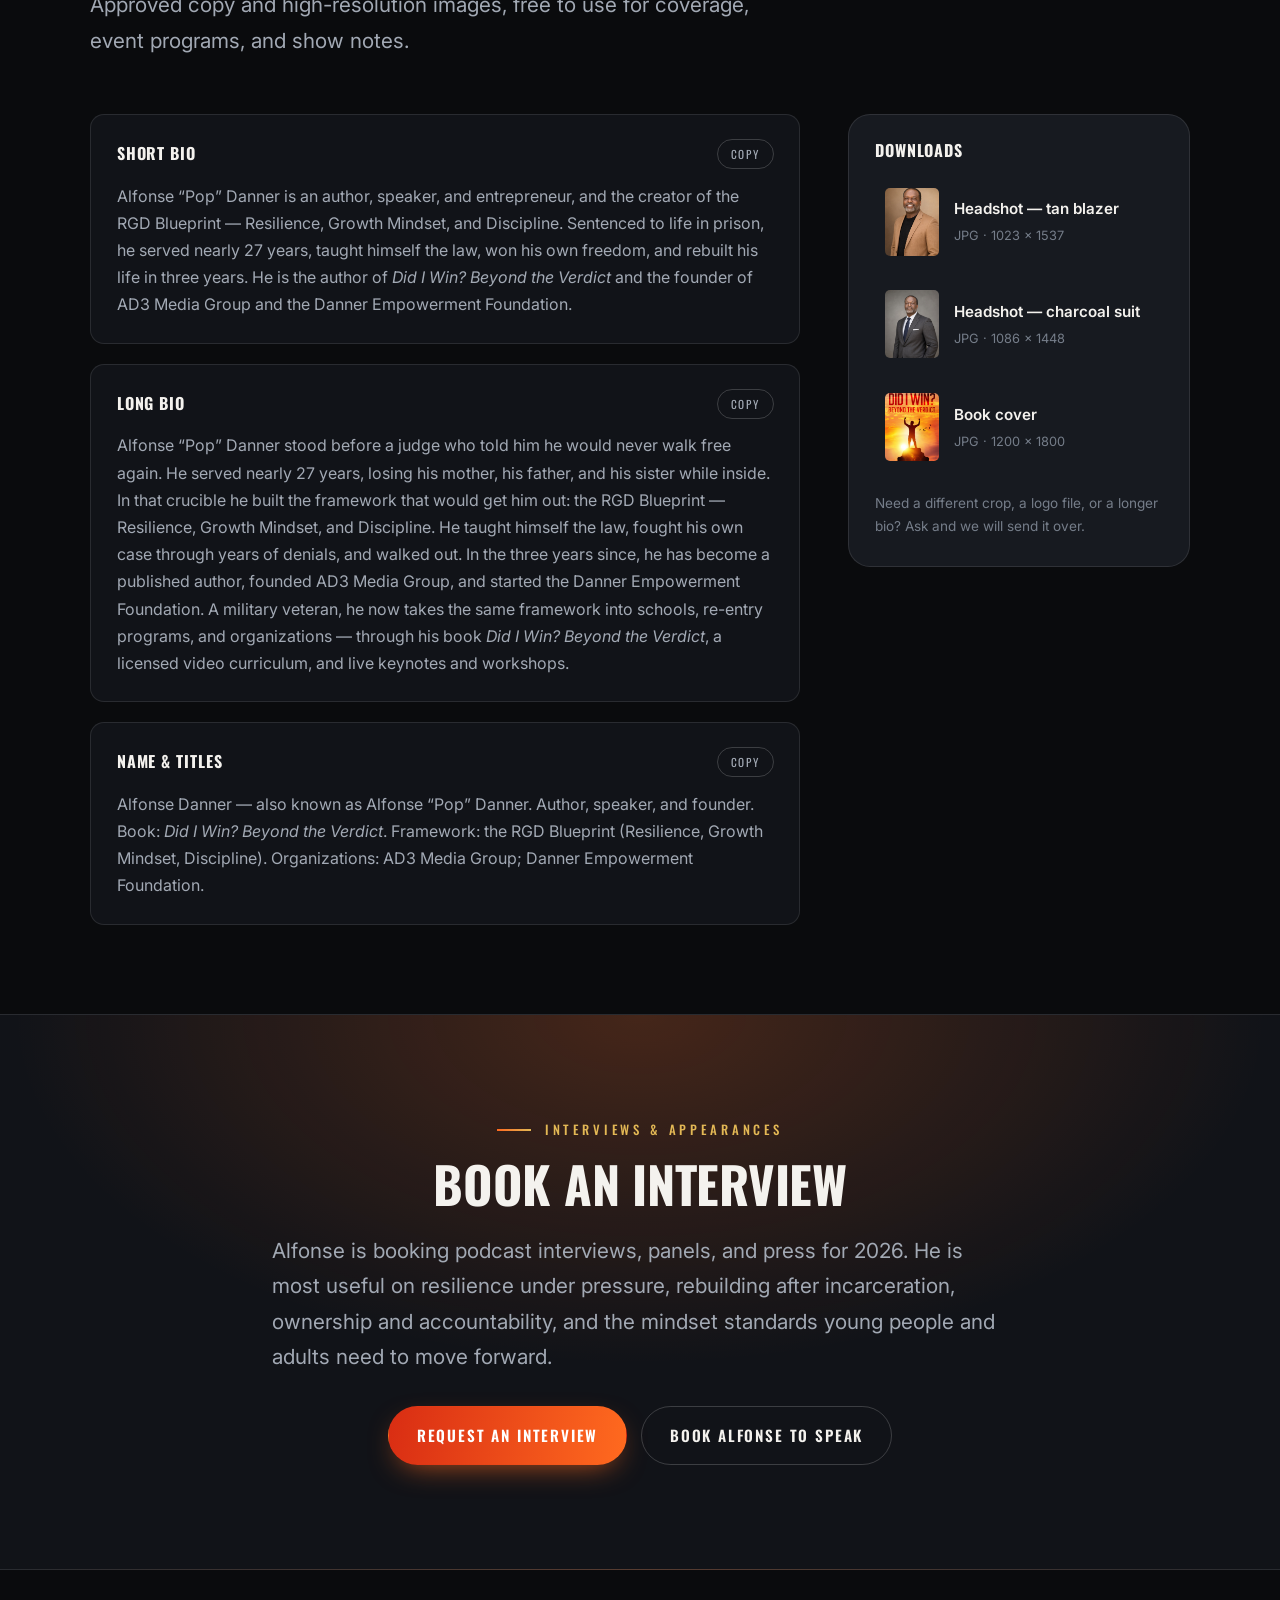
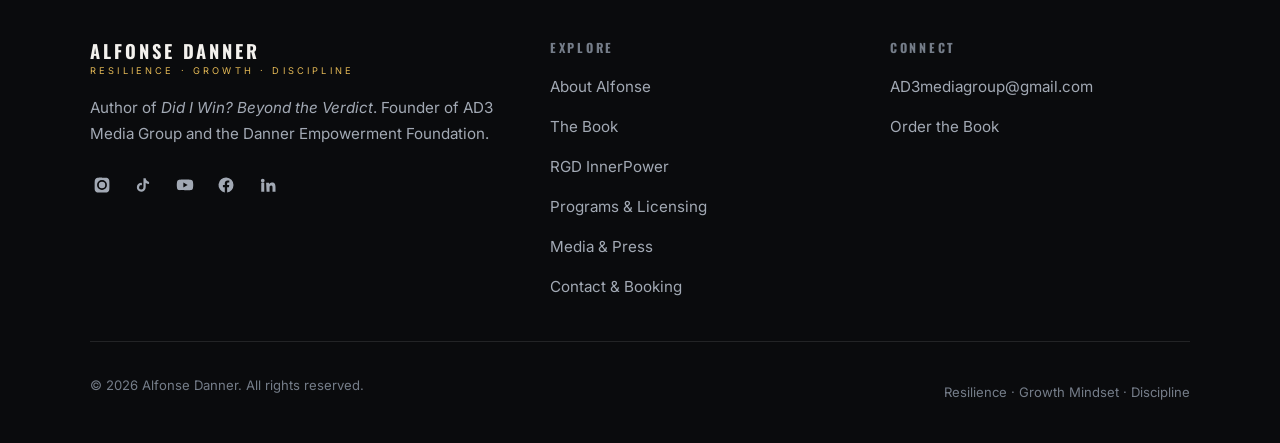
<file: media.html>
<!DOCTYPE html>
<html lang="en">
<head>
<meta charset="utf-8">
<meta name="viewport" content="width=device-width, initial-scale=1">
<title>Media &amp; Press — Alfonse "Pop" Danner</title>
<meta name="description" content="Watch the RGD clip series from Alfonse “Pop” Danner, plus the press kit: approved bios, high-resolution headshots, the book cover, and interview requests.">
<link rel="canonical" href="https://alfonsedanner.com/media.html">

<meta property="og:type" content="website">
<meta property="og:site_name" content="Alfonse Danner">
<meta property="og:title" content="Media &amp; Press — Alfonse &quot;Pop&quot; Danner">
<meta property="og:description" content="The RGD clip series, approved bios, high-resolution headshots, and interview requests.">
<meta property="og:url" content="https://alfonsedanner.com/media.html">
<meta property="og:image" content="https://alfonsedanner.com/assets/img/book-cover.jpg">
<meta name="twitter:card" content="summary_large_image">

<link rel="icon" href="assets/img/favicon.svg" type="image/svg+xml">
<link rel="preconnect" href="https://fonts.googleapis.com">
<link rel="preconnect" href="https://fonts.gstatic.com" crossorigin>
<link href="https://fonts.googleapis.com/css2?family=Oswald:wght@400;500;600;700&family=Inter:wght@400;500;600&display=swap" rel="stylesheet">
<link rel="stylesheet" href="assets/css/styles.css">
</head>
<body>
<a class="skip-link" href="#main">Skip to content</a>

<header class="site-header">
  <div class="wrap site-header__inner">
    <a class="brand" href="index.html">
      <span class="brand__name">Alfonse Danner</span>
      <span class="brand__tag">Resilience · Growth · Discipline</span>
    </a>

    <nav class="nav" id="primary-nav" aria-label="Primary">
      <a href="index.html">Home</a>
      <a href="about.html">About</a>
      <a href="book.html">The Book</a>
      <a href="ventures.html">Programs &amp; Licensing</a>
      <a href="contact.html">Contact</a>
      <a class="btn btn--sm" data-link="bookAmazon" data-link-wrap href="#">Get the Book</a>
    </nav>

    <div class="header-actions">
      <div class="social-row" aria-label="Social links">
        <a data-link="instagram" data-link-wrap href="#" aria-label="Instagram"><svg viewBox="0 0 24 24" aria-hidden="true"><path d="M12 2.2c3.2 0 3.6 0 4.9.1 1.2.1 1.8.2 2.2.4.6.2 1 .5 1.4.9.4.4.7.8.9 1.4.2.4.3 1 .4 2.2.1 1.3.1 1.7.1 4.9s0 3.6-.1 4.9c-.1 1.2-.2 1.8-.4 2.2-.2.6-.5 1-.9 1.4-.4.4-.8.7-1.4.9-.4.2-1 .3-2.2.4-1.3.1-1.7.1-4.9.1s-3.6 0-4.9-.1c-1.2-.1-1.8-.2-2.2-.4-.6-.2-1-.5-1.4-.9-.4-.4-.7-.8-.9-1.4-.2-.4-.3-1-.4-2.2C2.2 15.6 2.2 15.2 2.2 12s0-3.6.1-4.9c.1-1.2.2-1.8.4-2.2.2-.6.5-1 .9-1.4.4-.4.8-.7 1.4-.9.4-.2 1-.3 2.2-.4 1.3-.1 1.7-.1 4.8-.1zm0 3.2A6.6 6.6 0 1 0 18.6 12 6.6 6.6 0 0 0 12 5.4zm0 10.9A4.3 4.3 0 1 1 16.3 12 4.3 4.3 0 0 1 12 16.3zm6.9-11.1a1.55 1.55 0 1 1-1.55-1.55A1.55 1.55 0 0 1 18.9 5.2z"/></svg></a>
        <a data-link="tiktok" data-link-wrap href="#" aria-label="TikTok"><svg viewBox="0 0 24 24" aria-hidden="true"><path d="M16.6 5.8a4.9 4.9 0 0 1-1-2.8h-3v12.1a2.9 2.9 0 1 1-2.1-2.8V9.2a5.9 5.9 0 1 0 5.1 5.8V9.4a7.8 7.8 0 0 0 4.5 1.4V7.9a4.8 4.8 0 0 1-3.5-2.1z"/></svg></a>
        <a data-link="youtube" data-link-wrap href="#" aria-label="YouTube"><svg viewBox="0 0 24 24" aria-hidden="true"><path d="M22.5 7.2a2.7 2.7 0 0 0-1.9-1.9C18.9 4.8 12 4.8 12 4.8s-6.9 0-8.6.5A2.7 2.7 0 0 0 1.5 7.2 28.4 28.4 0 0 0 1 12a28.4 28.4 0 0 0 .5 4.8 2.7 2.7 0 0 0 1.9 1.9c1.7.5 8.6.5 8.6.5s6.9 0 8.6-.5a2.7 2.7 0 0 0 1.9-1.9A28.4 28.4 0 0 0 23 12a28.4 28.4 0 0 0-.5-4.8zM9.8 15.3V8.7l5.7 3.3z"/></svg></a>
        <a data-link="facebook" data-link-wrap href="#" aria-label="Facebook"><svg viewBox="0 0 24 24" aria-hidden="true"><path d="M22 12a10 10 0 1 0-11.6 9.9v-7H7.9V12h2.5V9.8c0-2.5 1.5-3.9 3.8-3.9 1.1 0 2.2.2 2.2.2v2.5h-1.3c-1.2 0-1.6.8-1.6 1.6V12h2.8l-.4 2.9h-2.4v7A10 10 0 0 0 22 12z"/></svg></a>
        <a data-link="linkedin" data-link-wrap href="#" aria-label="LinkedIn"><svg viewBox="0 0 24 24" aria-hidden="true"><path d="M4.98 3.5A2.5 2.5 0 1 0 5 8.5a2.5 2.5 0 0 0 0-5zM3 9h4v12H3zM9.5 9h3.8v1.7h.1a4.2 4.2 0 0 1 3.8-2c4 0 4.8 2.6 4.8 6V21h-4v-5.3c0-1.3 0-3-1.8-3s-2.1 1.4-2.1 2.9V21h-4z"/></svg></a>
      </div>
      <button class="nav-toggle" type="button" aria-expanded="false" aria-controls="primary-nav" aria-label="Menu"><span></span></button>
    </div>
  </div>
</header>

<main id="main">

  <section class="page-hero">
    <div class="wrap">
      <p class="eyebrow">Media &amp; Press</p>
      <h1>The Clips,<br><span class="gradient-text">and the Press Kit</span></h1>
      <p class="lede">
        A new clip from the RGD series lands here every day. Below them is everything a
        producer, booker, or journalist needs to run a story or put Alfonse on a stage.
      </p>
    </div>
  </section>

  <!-- ===================== THE CLIP SERIES ===================== -->
  <section class="section section--tight" id="clips">
    <div class="wrap">
      <div class="section-head">
        <p class="eyebrow">The Series</p>
        <h2>Did I Win?<br>The Clip Series</h2>
        <p class="lede">Short, direct, one hard truth at a time — new every day.</p>
      </div>

      <div class="clip-grid" id="video-grid"></div>

      <div class="program" id="video-empty">
        <span class="status-pill">First clips dropping soon</span>
        <p class="lede program__promise">
          The series is in production with AD3 Media Group. Follow the channels and the
          clips will reach you the day they post.
        </p>
        <div class="btn-row" style="margin-top:1.5rem">
          <a class="btn" data-link="youtube" data-link-wrap href="#">Subscribe on YouTube</a>
          <a class="btn btn--ghost" data-link="instagram" data-link-wrap href="#">Follow on Instagram</a>
          <a class="btn btn--ghost" data-link="tiktok" data-link-wrap href="#">Follow on TikTok</a>
        </div>
      </div>
    </div>
  </section>

  <hr class="rule">

  <!-- ===================== PRESS KIT ===================== -->
  <section class="section" id="press-kit">
    <div class="wrap">
      <div class="section-head">
        <p class="eyebrow">Press Kit</p>
        <h2>Everything You Need<br>to Run the Story</h2>
        <p class="lede">Approved copy and high-resolution images, free to use for coverage, event programs, and show notes.</p>
      </div>

      <div class="presskit">
        <div class="presskit__bios">
          <div class="bio-block">
            <div class="bio-block__head">
              <h3>Short bio</h3>
              <button class="copy-btn" type="button" data-copy="#bio-short">Copy</button>
            </div>
            <p id="bio-short">Alfonse &ldquo;Pop&rdquo; Danner is an author, speaker, and entrepreneur, and the creator of the RGD Blueprint &mdash; Resilience, Growth Mindset, and Discipline. Sentenced to life in prison, he served nearly 27 years, taught himself the law, won his own freedom, and rebuilt his life in three years. He is the author of <em>Did I Win? Beyond the Verdict</em> and the founder of AD3 Media Group and the Danner Empowerment Foundation.</p>
          </div>

          <div class="bio-block">
            <div class="bio-block__head">
              <h3>Long bio</h3>
              <button class="copy-btn" type="button" data-copy="#bio-long">Copy</button>
            </div>
            <p id="bio-long">Alfonse &ldquo;Pop&rdquo; Danner stood before a judge who told him he would never walk free again. He served nearly 27 years, losing his mother, his father, and his sister while inside. In that crucible he built the framework that would get him out: the RGD Blueprint &mdash; Resilience, Growth Mindset, and Discipline. He taught himself the law, fought his own case through years of denials, and walked out. In the three years since, he has become a published author, founded AD3 Media Group, and started the Danner Empowerment Foundation. A military veteran, he now takes the same framework into schools, re-entry programs, and organizations &mdash; through his book <em>Did I Win? Beyond the Verdict</em>, a licensed video curriculum, and live keynotes and workshops.</p>
          </div>

          <div class="bio-block">
            <div class="bio-block__head">
              <h3>Name &amp; titles</h3>
              <button class="copy-btn" type="button" data-copy="#bio-names">Copy</button>
            </div>
            <p id="bio-names">Alfonse Danner &mdash; also known as Alfonse &ldquo;Pop&rdquo; Danner. Author, speaker, and founder. Book: <em>Did I Win? Beyond the Verdict</em>. Framework: the RGD Blueprint (Resilience, Growth Mindset, Discipline). Organizations: AD3 Media Group; Danner Empowerment Foundation.</p>
          </div>
        </div>

        <aside class="presskit__assets">
          <h3>Downloads</h3>
          <ul class="asset-list">
            <li>
              <a href="assets/img/press-alfonse.jpg" download>
                <img src="assets/img/alfonse.jpg" alt="Alfonse &ldquo;Pop&rdquo; Danner, tan blazer" loading="lazy">
                <span><strong>Headshot &mdash; tan blazer</strong>JPG &middot; 1023 &times; 1537</span>
              </a>
            </li>
            <li>
              <a href="assets/img/press-alfonse-formal.jpg" download>
                <img src="assets/img/alfonse-formal.jpg" alt="Alfonse &ldquo;Pop&rdquo; Danner, charcoal suit" loading="lazy">
                <span><strong>Headshot &mdash; charcoal suit</strong>JPG &middot; 1086 &times; 1448</span>
              </a>
            </li>
            <li>
              <a href="assets/img/press-book-cover.jpg" download>
                <img src="assets/img/book-cover.jpg" alt="Did I Win? Beyond the Verdict cover" loading="lazy">
                <span><strong>Book cover</strong>JPG &middot; 1200 &times; 1800</span>
              </a>
            </li>
          </ul>
          <p class="form-note" style="margin-top:1.25rem">
            Need a different crop, a logo file, or a longer bio? Ask and we will send it over.
          </p>
        </aside>
      </div>
    </div>
  </section>

  <section class="cta-band">
    <div class="wrap">
      <p class="eyebrow eyebrow--center">Interviews &amp; Appearances</p>
      <h2>Book an Interview</h2>
      <div class="cta-band__body">
        <p class="lede">
          Alfonse is booking podcast interviews, panels, and press for 2026. He is most useful
          on resilience under pressure, rebuilding after incarceration, ownership and
          accountability, and the mindset standards young people and adults need to move forward.
        </p>
      </div>
      <div class="btn-row">
        <a class="btn" href="contact.html?topic=Media">Request an Interview</a>
        <a class="btn btn--ghost" href="contact.html?topic=Speaking+%2F+Workshops">Book Alfonse to Speak</a>
      </div>
    </div>
  </section>

</main>

<footer class="site-footer">
  <div class="wrap">
    <div class="footer-grid">
      <div>
        <a class="brand" href="index.html">
          <span class="brand__name">Alfonse Danner</span>
          <span class="brand__tag">Resilience · Growth · Discipline</span>
        </a>
        <p class="muted" style="margin-top:1.25rem;max-width:28rem;font-size:.95rem">
          Author of <em>Did I Win? Beyond the Verdict</em>. Founder of AD3 Media Group and the
          Danner Empowerment Foundation.
        </p>
        <div class="social-row" style="margin-top:1.25rem;margin-left:-.4rem">
          <a data-link="instagram" data-link-wrap href="#" aria-label="Instagram"><svg viewBox="0 0 24 24" aria-hidden="true"><path d="M12 2.2c3.2 0 3.6 0 4.9.1 1.2.1 1.8.2 2.2.4.6.2 1 .5 1.4.9.4.4.7.8.9 1.4.2.4.3 1 .4 2.2.1 1.3.1 1.7.1 4.9s0 3.6-.1 4.9c-.1 1.2-.2 1.8-.4 2.2-.2.6-.5 1-.9 1.4-.4.4-.8.7-1.4.9-.4.2-1 .3-2.2.4-1.3.1-1.7.1-4.9.1s-3.6 0-4.9-.1c-1.2-.1-1.8-.2-2.2-.4-.6-.2-1-.5-1.4-.9-.4-.4-.7-.8-.9-1.4-.2-.4-.3-1-.4-2.2C2.2 15.6 2.2 15.2 2.2 12s0-3.6.1-4.9c.1-1.2.2-1.8.4-2.2.2-.6.5-1 .9-1.4.4-.4.8-.7 1.4-.9.4-.2 1-.3 2.2-.4 1.3-.1 1.7-.1 4.8-.1zm0 3.2A6.6 6.6 0 1 0 18.6 12 6.6 6.6 0 0 0 12 5.4zm0 10.9A4.3 4.3 0 1 1 16.3 12 4.3 4.3 0 0 1 12 16.3zm6.9-11.1a1.55 1.55 0 1 1-1.55-1.55A1.55 1.55 0 0 1 18.9 5.2z"/></svg></a>
          <a data-link="tiktok" data-link-wrap href="#" aria-label="TikTok"><svg viewBox="0 0 24 24" aria-hidden="true"><path d="M16.6 5.8a4.9 4.9 0 0 1-1-2.8h-3v12.1a2.9 2.9 0 1 1-2.1-2.8V9.2a5.9 5.9 0 1 0 5.1 5.8V9.4a7.8 7.8 0 0 0 4.5 1.4V7.9a4.8 4.8 0 0 1-3.5-2.1z"/></svg></a>
          <a data-link="youtube" data-link-wrap href="#" aria-label="YouTube"><svg viewBox="0 0 24 24" aria-hidden="true"><path d="M22.5 7.2a2.7 2.7 0 0 0-1.9-1.9C18.9 4.8 12 4.8 12 4.8s-6.9 0-8.6.5A2.7 2.7 0 0 0 1.5 7.2 28.4 28.4 0 0 0 1 12a28.4 28.4 0 0 0 .5 4.8 2.7 2.7 0 0 0 1.9 1.9c1.7.5 8.6.5 8.6.5s6.9 0 8.6-.5a2.7 2.7 0 0 0 1.9-1.9A28.4 28.4 0 0 0 23 12a28.4 28.4 0 0 0-.5-4.8zM9.8 15.3V8.7l5.7 3.3z"/></svg></a>
          <a data-link="facebook" data-link-wrap href="#" aria-label="Facebook"><svg viewBox="0 0 24 24" aria-hidden="true"><path d="M22 12a10 10 0 1 0-11.6 9.9v-7H7.9V12h2.5V9.8c0-2.5 1.5-3.9 3.8-3.9 1.1 0 2.2.2 2.2.2v2.5h-1.3c-1.2 0-1.6.8-1.6 1.6V12h2.8l-.4 2.9h-2.4v7A10 10 0 0 0 22 12z"/></svg></a>
          <a data-link="linkedin" data-link-wrap href="#" aria-label="LinkedIn"><svg viewBox="0 0 24 24" aria-hidden="true"><path d="M4.98 3.5A2.5 2.5 0 1 0 5 8.5a2.5 2.5 0 0 0 0-5zM3 9h4v12H3zM9.5 9h3.8v1.7h.1a4.2 4.2 0 0 1 3.8-2c4 0 4.8 2.6 4.8 6V21h-4v-5.3c0-1.3 0-3-1.8-3s-2.1 1.4-2.1 2.9V21h-4z"/></svg></a>
        </div>
      </div>

      <div>
        <h4>Explore</h4>
        <ul class="footer-links">
          <li><a href="about.html">About Alfonse</a></li>
          <li><a href="book.html">The Book</a></li>
          <li><a href="index.html#innerpower">RGD InnerPower</a></li>
          <li><a href="ventures.html">Programs &amp; Licensing</a></li>
          <li><a href="media.html">Media &amp; Press</a></li>
          <li><a href="contact.html">Contact &amp; Booking</a></li>
          <li data-link-wrap><a data-link="linktree" href="#">All Links</a></li>
        </ul>
      </div>

      <div>
        <h4>Connect</h4>
        <ul class="footer-links">
          <li data-link-wrap><a data-link="email" data-link-text href="#">AD3mediagroup@gmail.com</a></li>
          <li data-link-wrap><a data-link="bookAmazon" href="#">Order the Book</a></li>
          <li data-link-wrap><a data-link="defSite" href="#">Danner Empowerment Foundation</a></li>
          <li data-link-wrap><a data-link="ad3Site" href="#">AD3 Media Group</a></li>
        </ul>
      </div>
    </div>

    <div class="footer-bottom">
      <p>© <span data-year>2026</span> Alfonse Danner. All rights reserved.</p>
      <p>Resilience · Growth Mindset · Discipline</p>
    </div>
  </div>
</footer>

<script src="assets/js/analytics.js"></script>
<script src="assets/js/links.js"></script>
<script src="assets/js/videos.js"></script>
<script src="assets/js/main.js"></script>
</body>
</html>
</file>
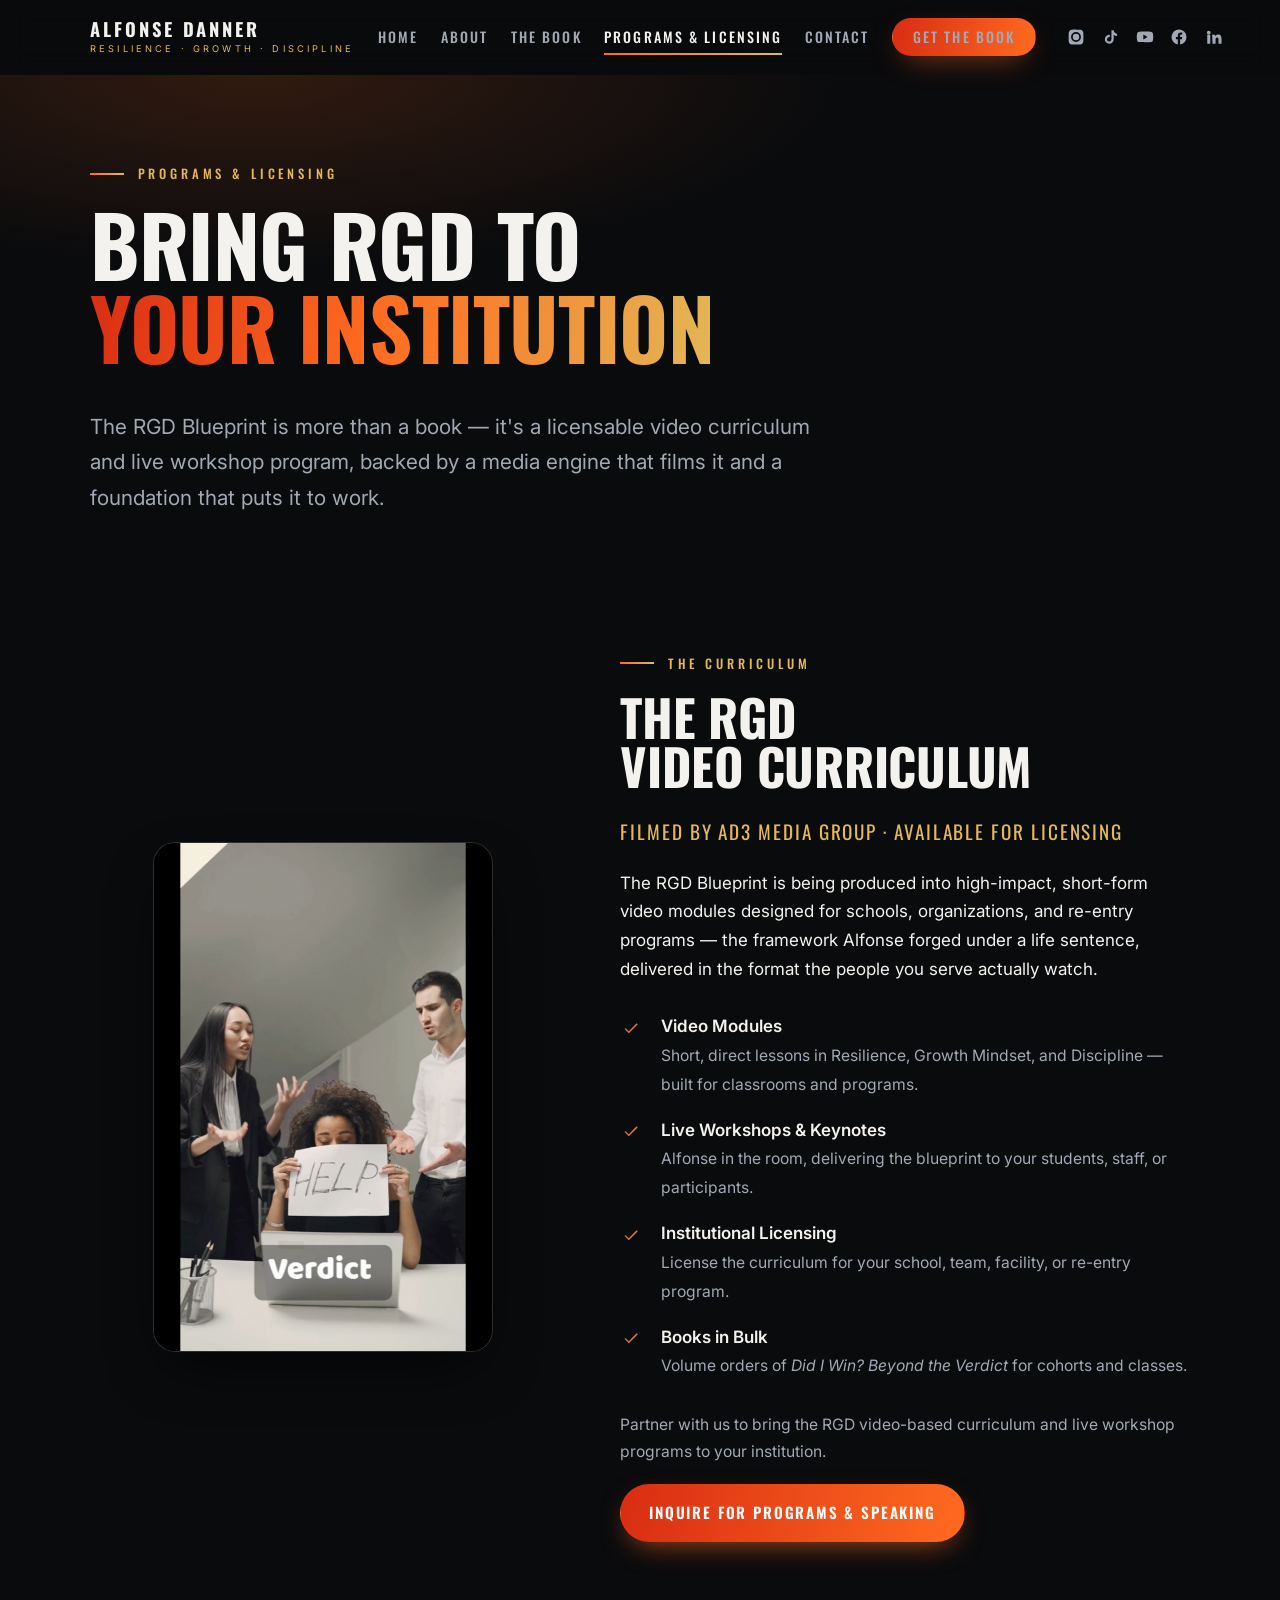
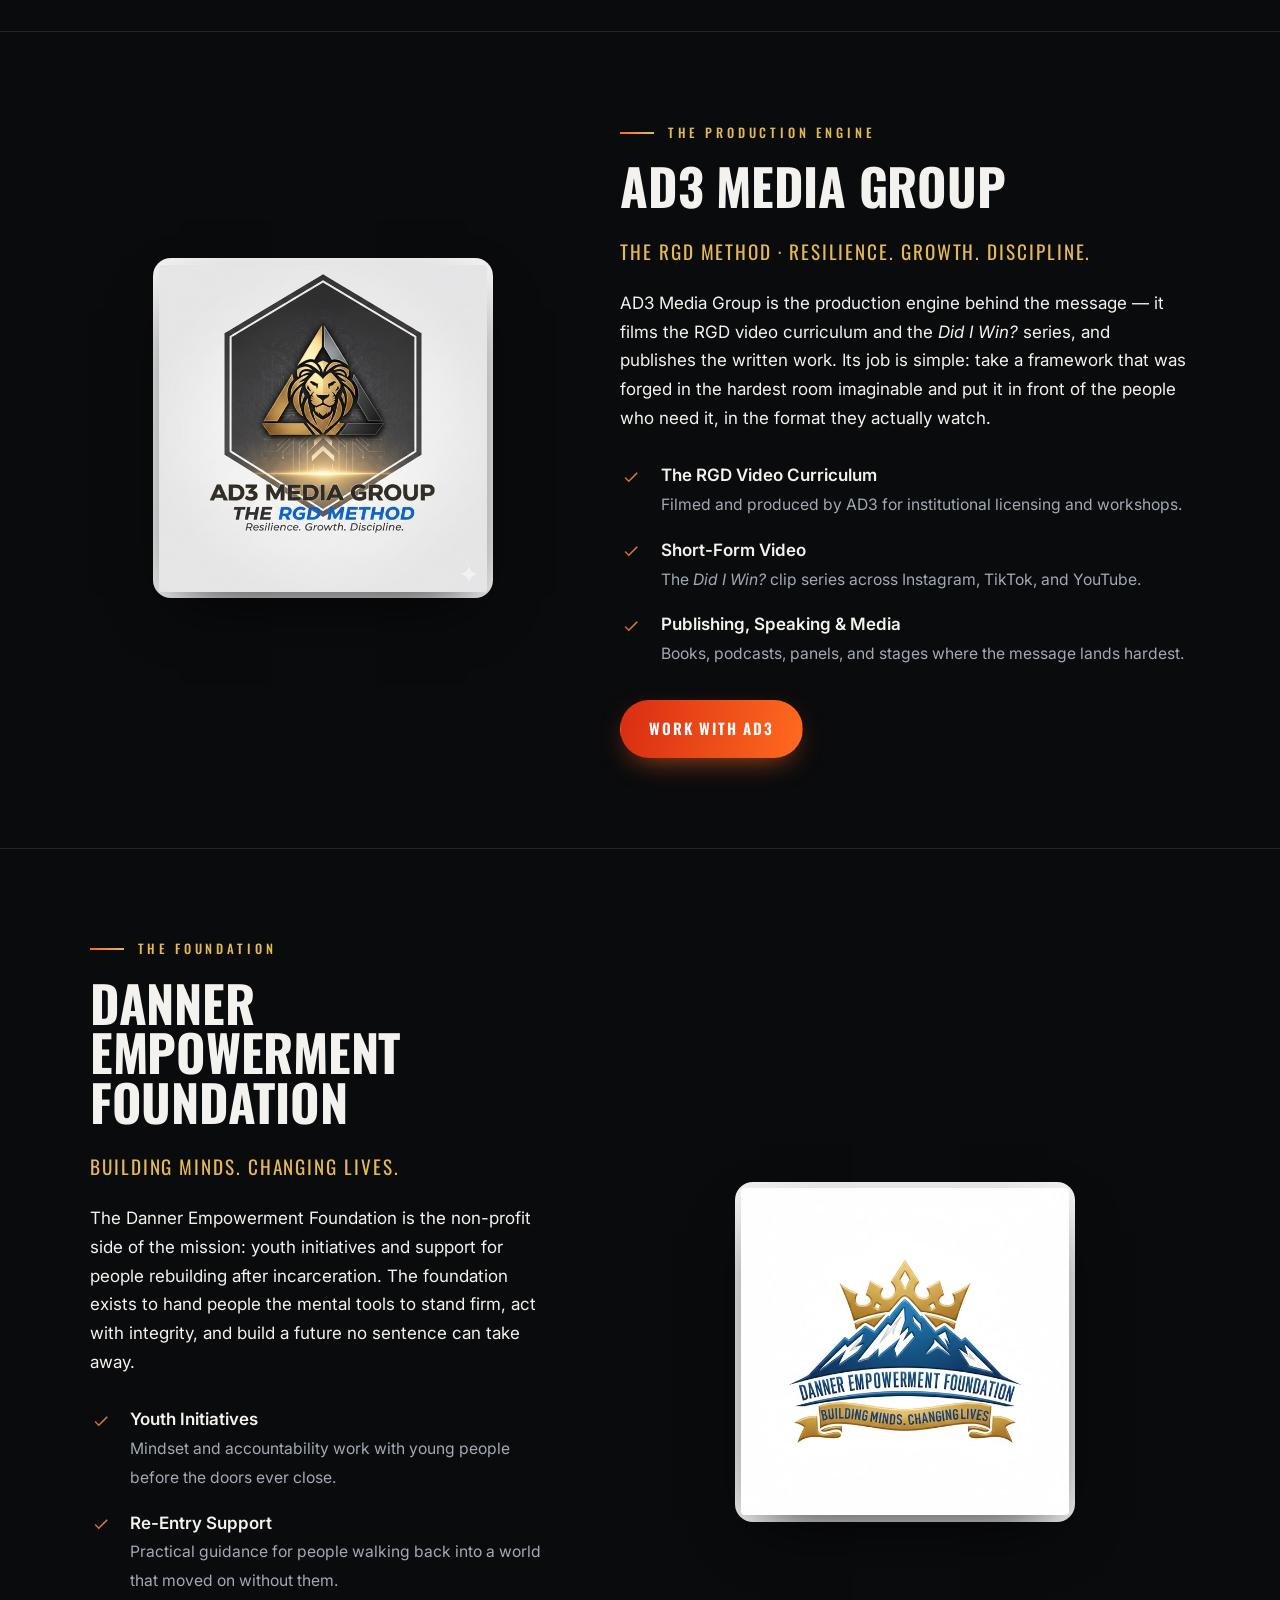
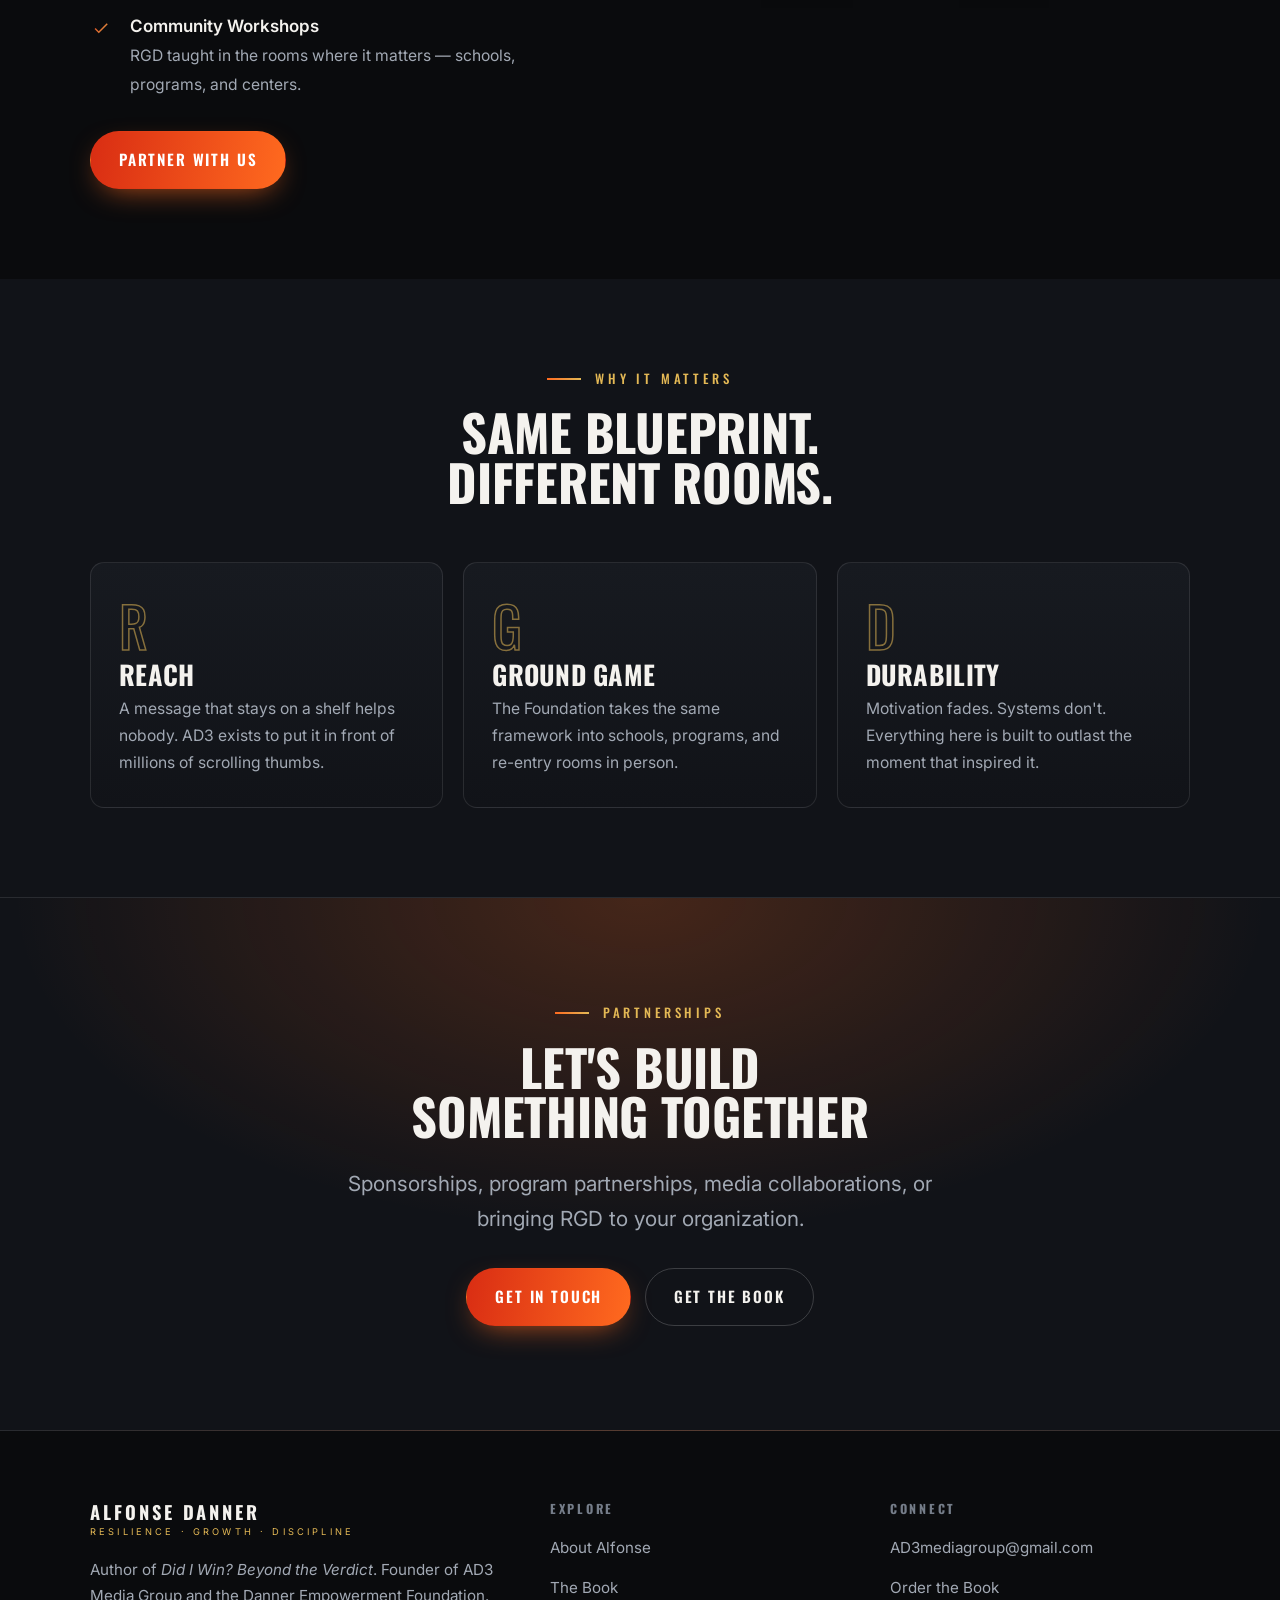
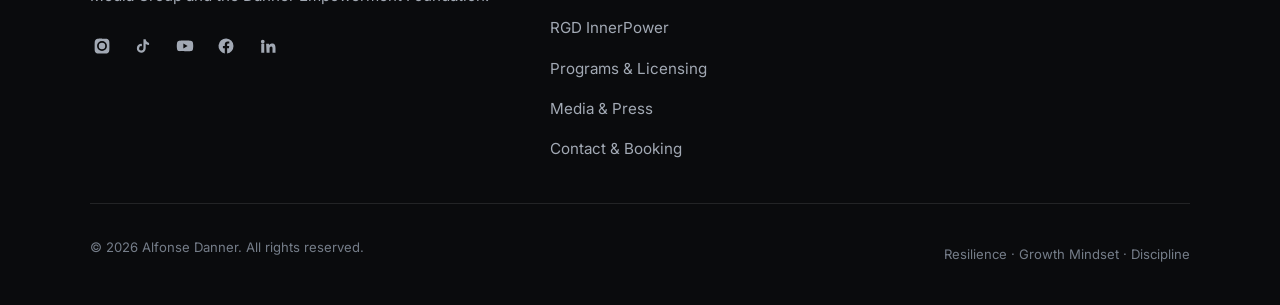
<file: ventures.html>
<!DOCTYPE html>
<html lang="en">
<head>
<meta charset="utf-8">
<meta name="viewport" content="width=device-width, initial-scale=1">
<title>Programs &amp; Licensing — The RGD Video Curriculum, AD3 Media Group &amp; the Danner Empowerment Foundation</title>
<meta name="description" content="License the RGD Blueprint video curriculum and live workshops for your school, organization, or re-entry program — filmed by AD3 Media Group, with outreach through the Danner Empowerment Foundation.">
<link rel="canonical" href="https://alfonsedanner.com/ventures.html">

<meta property="og:type" content="website">
<meta property="og:site_name" content="Alfonse Danner">
<meta property="og:title" content="Programs &amp; Licensing — The RGD Video Curriculum">
<meta property="og:description" content="Curriculum licensing, live workshops, and speaking — the RGD Blueprint, built for institutions.">
<meta property="og:url" content="https://alfonsedanner.com/ventures.html">
<meta property="og:image" content="https://alfonsedanner.com/assets/img/ad3-logo.jpg">
<meta name="twitter:card" content="summary_large_image">

<link rel="icon" href="assets/img/favicon.svg" type="image/svg+xml">
<link rel="preconnect" href="https://fonts.googleapis.com">
<link rel="preconnect" href="https://fonts.gstatic.com" crossorigin>
<link href="https://fonts.googleapis.com/css2?family=Oswald:wght@400;500;600;700&family=Inter:wght@400;500;600&display=swap" rel="stylesheet">
<link rel="stylesheet" href="assets/css/styles.css">
</head>
<body>
<a class="skip-link" href="#main">Skip to content</a>

<header class="site-header">
  <div class="wrap site-header__inner">
    <a class="brand" href="index.html">
      <span class="brand__name">Alfonse Danner</span>
      <span class="brand__tag">Resilience · Growth · Discipline</span>
    </a>

    <nav class="nav" id="primary-nav" aria-label="Primary">
      <a href="index.html">Home</a>
      <a href="about.html">About</a>
      <a href="book.html">The Book</a>
      <a href="ventures.html" aria-current="page">Programs &amp; Licensing</a>
      <a href="contact.html">Contact</a>
      <a class="btn btn--sm" data-link="bookAmazon" data-link-wrap href="#">Get the Book</a>
    </nav>

    <div class="header-actions">
      <div class="social-row" aria-label="Social links">
        <a data-link="instagram" data-link-wrap href="#" aria-label="Instagram"><svg viewBox="0 0 24 24" aria-hidden="true"><path d="M12 2.2c3.2 0 3.6 0 4.9.1 1.2.1 1.8.2 2.2.4.6.2 1 .5 1.4.9.4.4.7.8.9 1.4.2.4.3 1 .4 2.2.1 1.3.1 1.7.1 4.9s0 3.6-.1 4.9c-.1 1.2-.2 1.8-.4 2.2-.2.6-.5 1-.9 1.4-.4.4-.8.7-1.4.9-.4.2-1 .3-2.2.4-1.3.1-1.7.1-4.9.1s-3.6 0-4.9-.1c-1.2-.1-1.8-.2-2.2-.4-.6-.2-1-.5-1.4-.9-.4-.4-.7-.8-.9-1.4-.2-.4-.3-1-.4-2.2C2.2 15.6 2.2 15.2 2.2 12s0-3.6.1-4.9c.1-1.2.2-1.8.4-2.2.2-.6.5-1 .9-1.4.4-.4.8-.7 1.4-.9.4-.2 1-.3 2.2-.4 1.3-.1 1.7-.1 4.8-.1zm0 3.2A6.6 6.6 0 1 0 18.6 12 6.6 6.6 0 0 0 12 5.4zm0 10.9A4.3 4.3 0 1 1 16.3 12 4.3 4.3 0 0 1 12 16.3zm6.9-11.1a1.55 1.55 0 1 1-1.55-1.55A1.55 1.55 0 0 1 18.9 5.2z"/></svg></a>
        <a data-link="tiktok" data-link-wrap href="#" aria-label="TikTok"><svg viewBox="0 0 24 24" aria-hidden="true"><path d="M16.6 5.8a4.9 4.9 0 0 1-1-2.8h-3v12.1a2.9 2.9 0 1 1-2.1-2.8V9.2a5.9 5.9 0 1 0 5.1 5.8V9.4a7.8 7.8 0 0 0 4.5 1.4V7.9a4.8 4.8 0 0 1-3.5-2.1z"/></svg></a>
        <a data-link="youtube" data-link-wrap href="#" aria-label="YouTube"><svg viewBox="0 0 24 24" aria-hidden="true"><path d="M22.5 7.2a2.7 2.7 0 0 0-1.9-1.9C18.9 4.8 12 4.8 12 4.8s-6.9 0-8.6.5A2.7 2.7 0 0 0 1.5 7.2 28.4 28.4 0 0 0 1 12a28.4 28.4 0 0 0 .5 4.8 2.7 2.7 0 0 0 1.9 1.9c1.7.5 8.6.5 8.6.5s6.9 0 8.6-.5a2.7 2.7 0 0 0 1.9-1.9A28.4 28.4 0 0 0 23 12a28.4 28.4 0 0 0-.5-4.8zM9.8 15.3V8.7l5.7 3.3z"/></svg></a>
        <a data-link="facebook" data-link-wrap href="#" aria-label="Facebook"><svg viewBox="0 0 24 24" aria-hidden="true"><path d="M22 12a10 10 0 1 0-11.6 9.9v-7H7.9V12h2.5V9.8c0-2.5 1.5-3.9 3.8-3.9 1.1 0 2.2.2 2.2.2v2.5h-1.3c-1.2 0-1.6.8-1.6 1.6V12h2.8l-.4 2.9h-2.4v7A10 10 0 0 0 22 12z"/></svg></a>
        <a data-link="linkedin" data-link-wrap href="#" aria-label="LinkedIn"><svg viewBox="0 0 24 24" aria-hidden="true"><path d="M4.98 3.5A2.5 2.5 0 1 0 5 8.5a2.5 2.5 0 0 0 0-5zM3 9h4v12H3zM9.5 9h3.8v1.7h.1a4.2 4.2 0 0 1 3.8-2c4 0 4.8 2.6 4.8 6V21h-4v-5.3c0-1.3 0-3-1.8-3s-2.1 1.4-2.1 2.9V21h-4z"/></svg></a>
      </div>
      <button class="nav-toggle" type="button" aria-expanded="false" aria-controls="primary-nav" aria-label="Menu"><span></span></button>
    </div>
  </div>
</header>

<main id="main">

  <section class="page-hero">
    <div class="wrap">
      <p class="eyebrow">Programs &amp; Licensing</p>
      <h1>Bring RGD to<br><span class="gradient-text">Your Institution</span></h1>
      <p class="lede">
        The RGD Blueprint is more than a book — it's a licensable video curriculum and live workshop
        program, backed by a media engine that films it and a foundation that puts it to work.
      </p>
    </div>
  </section>

  <!-- ===================== RGD VIDEO CURRICULUM ===================== -->
  <section class="section">
    <div class="wrap">
      <div class="book-block">
        <div class="book-cover reveal">
          <div class="video-frame" style="aspect-ratio:2/3;width:min(100%,340px)">
            <img src="assets/img/video-poster.jpg" alt="Still from the RGD video curriculum"
                 style="width:100%;height:100%;object-fit:cover">
          </div>
        </div>
        <div class="reveal">
          <p class="eyebrow">The Curriculum</p>
          <h2>The RGD<br>Video Curriculum</h2>
          <p class="book-sub">Filmed by AD3 Media Group · Available for Licensing</p>
          <p>
            The RGD Blueprint is being produced into high-impact, short-form video modules designed for
            schools, organizations, and re-entry programs — the framework Alfonse forged under a life
            sentence, delivered in the format the people you serve actually watch.
          </p>
          <ul class="checklist" style="margin-top:1.75rem">
            <li><div><strong>Video Modules</strong><span>Short, direct lessons in Resilience, Growth Mindset, and Discipline — built for classrooms and programs.</span></div></li>
            <li><div><strong>Live Workshops &amp; Keynotes</strong><span>Alfonse in the room, delivering the blueprint to your students, staff, or participants.</span></div></li>
            <li><div><strong>Institutional Licensing</strong><span>License the curriculum for your school, team, facility, or re-entry program.</span></div></li>
            <li><div><strong>Books in Bulk</strong><span>Volume orders of <em>Did I Win? Beyond the Verdict</em> for cohorts and classes.</span></div></li>
          </ul>
          <p class="muted" style="font-size:.98rem">
            Partner with us to bring the RGD video-based curriculum and live workshop programs to your institution.
          </p>
          <div class="btn-row">
            <a class="btn" href="contact.html">Inquire for Programs &amp; Speaking</a>
          </div>
        </div>
      </div>
    </div>
  </section>

  <hr class="rule">

  <!-- ===================== AD3 ===================== -->
  <section class="section">
    <div class="wrap">
      <div class="book-block">
        <div class="book-cover reveal">
          <div class="venture__logo" style="width:min(100%,340px);height:auto;aspect-ratio:1;margin-inline:auto">
            <img src="assets/img/ad3-logo.jpg" width="340" height="340" loading="lazy" alt="AD3 Media Group — The RGD Method">
          </div>
        </div>
        <div class="reveal">
          <p class="eyebrow">The Production Engine</p>
          <h2>AD3 Media Group</h2>
          <p class="book-sub">The RGD Method · Resilience. Growth. Discipline.</p>
          <p>
            AD3 Media Group is the production engine behind the message — it films the RGD video
            curriculum and the <em>Did I Win?</em> series, and publishes the written work. Its job is
            simple: take a framework that was forged in the hardest room imaginable and put it in front
            of the people who need it, in the format they actually watch.
          </p>
          <ul class="checklist" style="margin-top:1.75rem">
            <li><div><strong>The RGD Video Curriculum</strong><span>Filmed and produced by AD3 for institutional licensing and workshops.</span></div></li>
            <li><div><strong>Short-Form Video</strong><span>The <em>Did I Win?</em> clip series across Instagram, TikTok, and YouTube.</span></div></li>
            <li><div><strong>Publishing, Speaking &amp; Media</strong><span>Books, podcasts, panels, and stages where the message lands hardest.</span></div></li>
          </ul>
          <div class="btn-row">
            <a class="btn btn--ghost" data-link="ad3Site" data-link-wrap href="#">Visit AD3 Media Group</a>
            <a class="btn" href="contact.html">Work With AD3</a>
          </div>
        </div>
      </div>
    </div>
  </section>

  <hr class="rule">

  <!-- ===================== DEF ===================== -->
  <section class="section">
    <div class="wrap">
      <div class="book-block">
        <div class="reveal">
          <p class="eyebrow">The Foundation</p>
          <h2>Danner Empowerment Foundation</h2>
          <p class="book-sub">Building Minds. Changing Lives.</p>
          <p>
            The Danner Empowerment Foundation is the non-profit side of the mission: youth initiatives and
            support for people rebuilding after incarceration. The foundation exists to hand people the
            mental tools to stand firm, act with integrity, and build a future no sentence can take away.
          </p>
          <ul class="checklist" style="margin-top:1.75rem">
            <li><div><strong>Youth Initiatives</strong><span>Mindset and accountability work with young people before the doors ever close.</span></div></li>
            <li><div><strong>Re-Entry Support</strong><span>Practical guidance for people walking back into a world that moved on without them.</span></div></li>
            <li><div><strong>Community Workshops</strong><span>RGD taught in the rooms where it matters — schools, programs, and centers.</span></div></li>
          </ul>
          <div class="btn-row">
            <a class="btn btn--ghost" data-link="defSite" data-link-wrap href="#">Visit the Foundation</a>
            <a class="btn btn--gold" data-link="defDonate" data-link-wrap href="#">Support the Work</a>
            <a class="btn" href="contact.html">Partner With Us</a>
          </div>
        </div>
        <div class="book-cover reveal">
          <div class="venture__logo" style="width:min(100%,340px);height:auto;aspect-ratio:1;margin-inline:auto">
            <img src="assets/img/def-logo.jpg" width="340" height="340" loading="lazy" alt="Danner Empowerment Foundation logo">
          </div>
        </div>
      </div>
    </div>
  </section>

  <section class="section section--alt">
    <div class="wrap">
      <div class="section-head section-head--center">
        <p class="eyebrow eyebrow--center">Why It Matters</p>
        <h2>Same Blueprint.<br>Different Rooms.</h2>
      </div>
      <div class="triad">
        <article class="pillar reveal">
          <div class="pillar__mark">R</div>
          <h3>Reach</h3>
          <p>A message that stays on a shelf helps nobody. AD3 exists to put it in front of millions of scrolling thumbs.</p>
        </article>
        <article class="pillar reveal">
          <div class="pillar__mark">G</div>
          <h3>Ground Game</h3>
          <p>The Foundation takes the same framework into schools, programs, and re-entry rooms in person.</p>
        </article>
        <article class="pillar reveal">
          <div class="pillar__mark">D</div>
          <h3>Durability</h3>
          <p>Motivation fades. Systems don't. Everything here is built to outlast the moment that inspired it.</p>
        </article>
      </div>
    </div>
  </section>

  <section class="cta-band">
    <div class="wrap">
      <p class="eyebrow eyebrow--center">Partnerships</p>
      <h2>Let's Build<br>Something Together</h2>
      <p class="lede">Sponsorships, program partnerships, media collaborations, or bringing RGD to your organization.</p>
      <div class="btn-row">
        <a class="btn" href="contact.html">Get in Touch</a>
        <a class="btn btn--ghost" data-link="bookAmazon" data-link-wrap href="#">Get the Book</a>
      </div>
    </div>
  </section>

</main>

<footer class="site-footer">
  <div class="wrap">
    <div class="footer-grid">
      <div>
        <a class="brand" href="index.html">
          <span class="brand__name">Alfonse Danner</span>
          <span class="brand__tag">Resilience · Growth · Discipline</span>
        </a>
        <p class="muted" style="margin-top:1.25rem;max-width:28rem;font-size:.95rem">
          Author of <em>Did I Win? Beyond the Verdict</em>. Founder of AD3 Media Group and the
          Danner Empowerment Foundation.
        </p>
        <div class="social-row" style="margin-top:1.25rem;margin-left:-.4rem">
          <a data-link="instagram" data-link-wrap href="#" aria-label="Instagram"><svg viewBox="0 0 24 24" aria-hidden="true"><path d="M12 2.2c3.2 0 3.6 0 4.9.1 1.2.1 1.8.2 2.2.4.6.2 1 .5 1.4.9.4.4.7.8.9 1.4.2.4.3 1 .4 2.2.1 1.3.1 1.7.1 4.9s0 3.6-.1 4.9c-.1 1.2-.2 1.8-.4 2.2-.2.6-.5 1-.9 1.4-.4.4-.8.7-1.4.9-.4.2-1 .3-2.2.4-1.3.1-1.7.1-4.9.1s-3.6 0-4.9-.1c-1.2-.1-1.8-.2-2.2-.4-.6-.2-1-.5-1.4-.9-.4-.4-.7-.8-.9-1.4-.2-.4-.3-1-.4-2.2C2.2 15.6 2.2 15.2 2.2 12s0-3.6.1-4.9c.1-1.2.2-1.8.4-2.2.2-.6.5-1 .9-1.4.4-.4.8-.7 1.4-.9.4-.2 1-.3 2.2-.4 1.3-.1 1.7-.1 4.8-.1zm0 3.2A6.6 6.6 0 1 0 18.6 12 6.6 6.6 0 0 0 12 5.4zm0 10.9A4.3 4.3 0 1 1 16.3 12 4.3 4.3 0 0 1 12 16.3zm6.9-11.1a1.55 1.55 0 1 1-1.55-1.55A1.55 1.55 0 0 1 18.9 5.2z"/></svg></a>
          <a data-link="tiktok" data-link-wrap href="#" aria-label="TikTok"><svg viewBox="0 0 24 24" aria-hidden="true"><path d="M16.6 5.8a4.9 4.9 0 0 1-1-2.8h-3v12.1a2.9 2.9 0 1 1-2.1-2.8V9.2a5.9 5.9 0 1 0 5.1 5.8V9.4a7.8 7.8 0 0 0 4.5 1.4V7.9a4.8 4.8 0 0 1-3.5-2.1z"/></svg></a>
          <a data-link="youtube" data-link-wrap href="#" aria-label="YouTube"><svg viewBox="0 0 24 24" aria-hidden="true"><path d="M22.5 7.2a2.7 2.7 0 0 0-1.9-1.9C18.9 4.8 12 4.8 12 4.8s-6.9 0-8.6.5A2.7 2.7 0 0 0 1.5 7.2 28.4 28.4 0 0 0 1 12a28.4 28.4 0 0 0 .5 4.8 2.7 2.7 0 0 0 1.9 1.9c1.7.5 8.6.5 8.6.5s6.9 0 8.6-.5a2.7 2.7 0 0 0 1.9-1.9A28.4 28.4 0 0 0 23 12a28.4 28.4 0 0 0-.5-4.8zM9.8 15.3V8.7l5.7 3.3z"/></svg></a>
          <a data-link="facebook" data-link-wrap href="#" aria-label="Facebook"><svg viewBox="0 0 24 24" aria-hidden="true"><path d="M22 12a10 10 0 1 0-11.6 9.9v-7H7.9V12h2.5V9.8c0-2.5 1.5-3.9 3.8-3.9 1.1 0 2.2.2 2.2.2v2.5h-1.3c-1.2 0-1.6.8-1.6 1.6V12h2.8l-.4 2.9h-2.4v7A10 10 0 0 0 22 12z"/></svg></a>
          <a data-link="linkedin" data-link-wrap href="#" aria-label="LinkedIn"><svg viewBox="0 0 24 24" aria-hidden="true"><path d="M4.98 3.5A2.5 2.5 0 1 0 5 8.5a2.5 2.5 0 0 0 0-5zM3 9h4v12H3zM9.5 9h3.8v1.7h.1a4.2 4.2 0 0 1 3.8-2c4 0 4.8 2.6 4.8 6V21h-4v-5.3c0-1.3 0-3-1.8-3s-2.1 1.4-2.1 2.9V21h-4z"/></svg></a>
        </div>
      </div>

      <div>
        <h4>Explore</h4>
        <ul class="footer-links">
          <li><a href="about.html">About Alfonse</a></li>
          <li><a href="book.html">The Book</a></li>
          <li><a href="index.html#innerpower">RGD InnerPower</a></li>
          <li><a href="ventures.html">Programs &amp; Licensing</a></li>
          <li><a href="media.html">Media &amp; Press</a></li>
          <li><a href="contact.html">Contact &amp; Booking</a></li>
          <li data-link-wrap><a data-link="linktree" href="#">All Links</a></li>
        </ul>
      </div>

      <div>
        <h4>Connect</h4>
        <ul class="footer-links">
          <li data-link-wrap><a data-link="email" data-link-text href="#">AD3mediagroup@gmail.com</a></li>
          <li data-link-wrap><a data-link="bookAmazon" href="#">Order the Book</a></li>
          <li data-link-wrap><a data-link="defSite" href="#">Danner Empowerment Foundation</a></li>
          <li data-link-wrap><a data-link="ad3Site" href="#">AD3 Media Group</a></li>
        </ul>
      </div>
    </div>

    <div class="footer-bottom">
      <p>© <span data-year>2026</span> Alfonse Danner. All rights reserved.</p>
      <p>Resilience · Growth Mindset · Discipline</p>
    </div>
  </div>
</footer>

<script src="assets/js/analytics.js"></script>
<script src="assets/js/links.js"></script>
<script src="assets/js/main.js"></script>
</body>
</html>
</file>
<file: assets/css/styles.css>
/* ==========================================================================
   alfonsedanner.com — core stylesheet
   Palette pulled from the book cover (ember/sunset) + AD3 logo (gold/charcoal)
   ========================================================================== */

:root {
  --ink:        #0a0b0d;
  --ink-2:      #111318;
  --surface:    #171a20;
  --surface-2:  #1e222a;
  --line:       rgba(255, 255, 255, .10);
  --line-strong:rgba(255, 255, 255, .18);

  --gold:       #e3b855;
  --gold-soft:  #f3d488;
  --ember:      #ff6a1f;
  --ember-deep: #d92d13;
  --steel:      #2f7fe0;

  --text:       #f4f2ee;
  --text-muted: #a2a9b4;
  --text-dim:   #757d89;

  --max:        1180px;
  --gutter:     clamp(1.25rem, 4vw, 2.5rem);
  --radius:     14px;
  --radius-lg:  22px;

  --shadow:     0 24px 60px -20px rgba(0, 0, 0, .85);
  --ease:       cubic-bezier(.22, .61, .36, 1);

  --font-display: 'Oswald', 'Haettenschweiler', 'Arial Narrow Bold', 'Helvetica Neue', sans-serif;
  --font-body:    'Inter', -apple-system, BlinkMacSystemFont, 'Segoe UI', Roboto, Helvetica, Arial, sans-serif;
}

/* ---------- reset ---------- */
*, *::before, *::after { box-sizing: border-box; }
html { -webkit-text-size-adjust: 100%; scroll-behavior: smooth; }
@media (prefers-reduced-motion: reduce) {
  html { scroll-behavior: auto; }
  *, *::before, *::after { animation-duration: .001ms !important; transition-duration: .001ms !important; }
}
body {
  margin: 0;
  background: var(--ink);
  color: var(--text);
  font-family: var(--font-body);
  font-size: 1.0625rem;
  line-height: 1.7;
  -webkit-font-smoothing: antialiased;
  overflow-x: hidden;
}
img, video, svg { max-width: 100%; display: block; }
img { height: auto; }
a { color: inherit; }

/* ---------- type ---------- */
h1, h2, h3, h4, .display {
  font-family: var(--font-display);
  font-weight: 700;
  line-height: .98;
  letter-spacing: -.005em;
  text-transform: uppercase;
  margin: 0 0 .5em;
}
h1 { font-size: clamp(2.6rem, 7vw, 5.25rem); }
h2 { font-size: clamp(1.9rem, 4.4vw, 3.15rem); }
h3 { font-size: clamp(1.25rem, 2.4vw, 1.65rem); letter-spacing: .01em; }
p  { margin: 0 0 1.15em; }
p:last-child { margin-bottom: 0; }

.eyebrow {
  font-family: var(--font-display);
  font-size: .8rem;
  font-weight: 500;
  letter-spacing: .3em;
  text-transform: uppercase;
  color: var(--gold);
  margin: 0 0 1.1rem;
  display: flex;
  align-items: center;
  gap: .85rem;
}
.eyebrow::before {
  content: "";
  width: 34px; height: 2px;
  background: linear-gradient(90deg, var(--ember), var(--gold));
  flex: none;
}
.eyebrow--center { justify-content: center; }

.lede { font-size: clamp(1.1rem, 1.9vw, 1.3rem); color: var(--text-muted); }
.muted { color: var(--text-muted); }
.gold  { color: var(--gold); }

.gradient-text {
  background: linear-gradient(100deg, var(--ember-deep) 0%, var(--ember) 45%, var(--gold) 100%);
  -webkit-background-clip: text;
  background-clip: text;
  color: transparent;
}

/* ---------- layout ---------- */
.wrap { width: 100%; max-width: var(--max); margin-inline: auto; padding-inline: var(--gutter); }
.section { padding-block: clamp(3.75rem, 7vw, 6rem); position: relative; }
.section--tight { padding-block: clamp(3rem, 6vw, 4.5rem); }
.section--alt { background: var(--ink-2); }
.section-head { max-width: 44rem; margin-bottom: clamp(2.5rem, 5vw, 3.5rem); }
.section-head--center { margin-inline: auto; text-align: center; }
.section-head--center .eyebrow { justify-content: center; }
.rule { height: 1px; background: var(--line); border: 0; margin: 0; }

/* ---------- buttons ---------- */
.btn {
  --btn-bg: linear-gradient(100deg, var(--ember-deep), var(--ember));
  display: inline-flex;
  align-items: center;
  justify-content: center;
  gap: .6rem;
  padding: .95rem 1.75rem;
  border: 1px solid transparent;
  border-radius: 999px;
  background: var(--btn-bg);
  color: #fff;
  font-family: var(--font-display);
  font-size: .95rem;
  font-weight: 600;
  letter-spacing: .12em;
  text-transform: uppercase;
  text-decoration: none;
  cursor: pointer;
  transition: transform .25s var(--ease), box-shadow .25s var(--ease), background-color .25s var(--ease);
  box-shadow: 0 10px 30px -12px rgba(255, 106, 31, .8);
}
.btn:hover { transform: translateY(-2px); box-shadow: 0 18px 38px -14px rgba(255, 106, 31, .95); }
.btn:focus-visible { outline: 2px solid var(--gold); outline-offset: 3px; }
.btn--ghost {
  background: transparent;
  border-color: var(--line-strong);
  color: var(--text);
  box-shadow: none;
}
.btn--ghost:hover { border-color: var(--gold); color: var(--gold); box-shadow: none; }
.btn--gold {
  background: linear-gradient(100deg, var(--gold), var(--gold-soft));
  color: #16130a;
  box-shadow: 0 10px 30px -14px rgba(227, 184, 85, .9);
}
.btn--sm { padding: .7rem 1.25rem; font-size: .82rem; }
.btn-row { display: flex; flex-wrap: wrap; gap: .85rem; }

.textlink {
  font-family: var(--font-display);
  font-size: .95rem;
  letter-spacing: .14em;
  text-transform: uppercase;
  text-decoration: none;
  color: var(--gold);
  border-bottom: 1px solid rgba(227, 184, 85, .35);
  padding-bottom: 2px;
  transition: border-color .2s var(--ease), color .2s var(--ease);
  display: inline-block;
}
.textlink:hover { color: var(--gold-soft); border-color: var(--gold-soft); }

/* ---------- header ---------- */
.site-header {
  position: sticky;
  top: 0;
  z-index: 60;
  background: rgba(10, 11, 13, .72);
  backdrop-filter: saturate(160%) blur(14px);
  -webkit-backdrop-filter: saturate(160%) blur(14px);
  border-bottom: 1px solid transparent;
  transition: border-color .3s var(--ease), background-color .3s var(--ease);
}
.site-header.is-stuck { border-bottom-color: var(--line); background: rgba(10, 11, 13, .93); }
.site-header__inner {
  display: flex;
  align-items: center;
  justify-content: space-between;
  gap: 1.5rem;
  min-height: 74px;
}
.brand {
  display: flex;
  flex-direction: column;
  text-decoration: none;
  line-height: 1;
  flex: none;
}
.brand__name {
  font-family: var(--font-display);
  font-size: 1.15rem;
  font-weight: 700;
  letter-spacing: .16em;
  text-transform: uppercase;
}
.brand__tag {
  font-size: .58rem;
  letter-spacing: .34em;
  text-transform: uppercase;
  color: var(--gold);
  margin-top: .35rem;
}
.nav { display: flex; align-items: center; gap: 1.4rem; }
.nav a {
  font-family: var(--font-display);
  font-size: .88rem;
  white-space: nowrap;
  font-weight: 500;
  letter-spacing: .15em;
  text-transform: uppercase;
  text-decoration: none;
  color: var(--text-muted);
  position: relative;
  padding-block: .35rem;
  transition: color .2s var(--ease);
}
.nav a::after {
  content: "";
  position: absolute;
  left: 0; bottom: 0;
  width: 100%; height: 2px;
  background: linear-gradient(90deg, var(--ember), var(--gold));
  transform: scaleX(0);
  transform-origin: left;
  transition: transform .3s var(--ease);
}
.nav a:hover, .nav a[aria-current="page"] { color: var(--text); }
.nav a:hover::after, .nav a[aria-current="page"]::after { transform: scaleX(1); }
.header-actions { display: flex; align-items: center; gap: .75rem; }
.site-header .social-row { gap: .15rem; }
.site-header .social-row a { width: 32px; height: 32px; }

.social-row { display: flex; align-items: center; gap: .35rem; }
.social-row a {
  width: 36px; height: 36px;
  display: grid; place-items: center;
  border-radius: 50%;
  color: var(--text-muted);
  transition: color .2s var(--ease), background-color .2s var(--ease);
}
.social-row a:hover { color: var(--gold); background: rgba(255, 255, 255, .07); }
.social-row svg { width: 18px; height: 18px; fill: currentColor; }

.nav-toggle {
  display: none;
  width: 42px; height: 42px;
  border: 1px solid var(--line-strong);
  border-radius: 10px;
  background: transparent;
  cursor: pointer;
  padding: 0;
  place-items: center;
}
.nav-toggle span {
  display: block;
  width: 18px; height: 2px;
  background: var(--text);
  position: relative;
  transition: background-color .2s var(--ease);
}
.nav-toggle span::before, .nav-toggle span::after {
  content: "";
  position: absolute; left: 0;
  width: 18px; height: 2px;
  background: var(--text);
  transition: transform .28s var(--ease);
}
.nav-toggle span::before { top: -6px; }
.nav-toggle span::after  { top: 6px; }
.nav-toggle[aria-expanded="true"] span { background: transparent; }
.nav-toggle[aria-expanded="true"] span::before { transform: translateY(6px) rotate(45deg); }
.nav-toggle[aria-expanded="true"] span::after  { transform: translateY(-6px) rotate(-45deg); }

@media (max-width: 1279px) { .header-actions .social-row { display: none; } }

@media (max-width: 1120px) {
  .nav-toggle { display: grid; }
  .nav {
    position: fixed;
    inset: 74px 0 auto;
    flex-direction: column;
    align-items: stretch;
    gap: 0;
    padding: 1rem var(--gutter) 2rem;
    background: rgba(10, 11, 13, .98);
    border-bottom: 1px solid var(--line);
    transform: translateY(-140%);
    transition: transform .35s var(--ease);
    max-height: calc(100vh - 74px);
    overflow-y: auto;
  }
  .nav.is-open { transform: translateY(0); }
  .nav a { padding: .95rem 0; border-bottom: 1px solid var(--line); font-size: 1.05rem; }
  .nav a::after { display: none; }
  .nav .btn { margin-top: 1.25rem; }
}

/* ---------- hero ---------- */
.hero { position: relative; overflow: hidden; padding-block: clamp(2.5rem, 5vw, 4rem) clamp(3rem, 6vw, 4.5rem); }
.hero::before {
  content: "";
  position: absolute;
  inset: -20% -10% auto -10%;
  height: 70vh;
  background:
    radial-gradient(ellipse 60% 55% at 22% 18%, rgba(255, 106, 31, .22), transparent 70%),
    radial-gradient(ellipse 50% 50% at 82% 8%,  rgba(227, 184, 85, .14), transparent 70%);
  pointer-events: none;
}
.hero__grid {
  position: relative;
  display: grid;
  grid-template-columns: minmax(0, 1.15fr) minmax(0, .85fr);
  gap: clamp(2rem, 5vw, 4.5rem);
  align-items: center;
}
.hero h1 { margin-bottom: .3em; }
.hero__promise {
  font-family: var(--font-display);
  font-size: clamp(1.2rem, 2.6vw, 1.8rem);
  font-weight: 500;
  letter-spacing: .08em;
  text-transform: uppercase;
  color: var(--gold);
  margin: 0 0 1.1rem;
}
.hero__sub { font-size: clamp(1.05rem, 1.75vw, 1.3rem); color: var(--text-muted); max-width: 34rem; }
.hero__sub strong { color: var(--text); font-weight: 600; }
.hero .btn-row { margin-top: 2rem; }

.hero__art { position: relative; display: grid; place-items: center; }
.hero__art > img {
  width: min(100%, 330px);
  border-radius: 6px;
  box-shadow: var(--shadow), 0 0 0 1px rgba(255, 255, 255, .08);
  transform: rotate(-2.5deg);
  transition: transform .6s var(--ease);
}
.hero__art:hover > img { transform: rotate(0deg) translateY(-6px); }
.hero__art::after {
  content: "";
  position: absolute;
  inset: auto 12% -8% 12%;
  height: 60px;
  background: radial-gradient(ellipse at center, rgba(255, 106, 31, .35), transparent 70%);
  filter: blur(22px);
  z-index: -1;
}

/* Portrait variant. The tilt belongs to a book, not a person, and the warm
   studio backdrop would otherwise sit on the dark page as a lit slab — so the
   photo is squared up and its lower edge is feathered into the background. */
.hero__stack {
  position: relative;
  width: min(100%, 400px);
  margin-bottom: 1.75rem;   /* room for the book's overhang */
  isolation: isolate;
}
.hero__portrait {
  width: 100%;
  aspect-ratio: 4 / 5;      /* trims the frame so the stat strip stays in view */
  object-fit: cover;
  object-position: 50% 0%;
  border-radius: 16px;
  transform: none;
  box-shadow: none;
  -webkit-mask-image: linear-gradient(to bottom, #000 0%, #000 42%, rgba(0, 0, 0, .86) 58%, rgba(0, 0, 0, .5) 74%, rgba(0, 0, 0, .16) 89%, transparent 100%);
          mask-image: linear-gradient(to bottom, #000 0%, #000 42%, rgba(0, 0, 0, .86) 58%, rgba(0, 0, 0, .5) 74%, rgba(0, 0, 0, .16) 89%, transparent 100%);
}
/* The book leans in at the base of the portrait, where the photo has faded out.
   The tilt that looked wrong on a person is exactly right on a book. */
.hero__book {
  position: absolute;
  left: calc(-1 * clamp(24px, (100vw - 1040px) * 0.36, 88px));
  bottom: -8%;
  z-index: 1;
  width: 53%;
  aspect-ratio: 2 / 3;
  object-fit: cover;
  border-radius: 4px;
  transform: rotate(-5deg);
  box-shadow: 0 28px 55px -18px rgba(0, 0, 0, .95), 0 0 0 1px rgba(255, 255, 255, .12);
  transition: transform .5s var(--ease);
}
.hero__art--portrait:hover .hero__portrait { transform: translateY(-6px); }
.hero__art--portrait:hover .hero__book { transform: rotate(-2deg) translateY(-10px); }
.hero__art--portrait::after {
  inset: 6% 4% 10% 4%;
  height: auto;
  background: radial-gradient(ellipse at 50% 50%, rgba(255, 106, 31, .28), transparent 68%);
  filter: blur(46px);
}

.hero__stats {
  display: grid;
  grid-template-columns: repeat(3, minmax(0, 1fr));
  gap: 1px;
  background: var(--line);
  border: 1px solid var(--line);
  border-radius: var(--radius);
  overflow: hidden;
  margin-top: clamp(2.25rem, 4vw, 3.25rem);
}
.hero__stats div { background: var(--ink); padding: 1.4rem 1.25rem; }
.hero__stats dt {
  font-family: var(--font-display);
  font-size: clamp(1.6rem, 3.4vw, 2.4rem);
  line-height: 1;
  color: var(--gold);
}
.hero__stats dd {
  margin: .5rem 0 0;
  font-size: .78rem;
  letter-spacing: .16em;
  text-transform: uppercase;
  color: var(--text-dim);
}

/* Below ~560px a 3-up strip leaves each label ~70px, which silently truncates
   "Years to Rebuild Everything". Stack to rows and set number beside label. */
@media (max-width: 560px) {
  .hero__stats { grid-template-columns: 1fr; }
  .hero__stats div {
    display: flex;
    align-items: baseline;
    gap: .9rem;
    padding: 1rem 1.25rem;
  }
  .hero__stats dt { font-size: 1.75rem; flex: none; min-width: 3.1rem; }
  .hero__stats dd { margin: 0; }
}

@media (max-width: 880px) {
  .hero__grid { grid-template-columns: 1fr; }
  .hero__art { order: -1; }
  .hero__art > img { width: min(70%, 280px); }
  .hero__art--portrait .hero__stack { width: min(80%, 340px); margin-bottom: 3.25rem; }
  .hero__book { left: -12%; width: 50%; }
}

/* On the narrowest phones the brand lockup plus the menu button overran the
   header; the tagline's wide tracking was doing it. */
@media (max-width: 380px) {
  .brand__name { font-size: 1.02rem; letter-spacing: .12em; }
  .brand__tag  { font-size: .53rem; letter-spacing: .16em; }
  .site-header__inner { gap: .75rem; }
}


/* ---------- page hero (interior pages) ---------- */
.page-hero { padding-block: clamp(3rem, 7vw, 5.5rem) clamp(2rem, 4vw, 3rem); position: relative; }
.page-hero::before {
  content: "";
  position: absolute; inset: 0;
  background: radial-gradient(ellipse 70% 60% at 20% 0%, rgba(255, 106, 31, .16), transparent 65%);
  pointer-events: none;
}
.page-hero .wrap { position: relative; }
.page-hero p { max-width: 46rem; }

/* Split page hero — headline beside a portrait. Same feathering as the home
   hero so the two pages read as one system. */
.page-hero--split .page-hero__grid {
  display: grid;
  grid-template-columns: minmax(0, 1.1fr) minmax(0, .9fr);
  gap: clamp(2rem, 5vw, 4rem);
  align-items: center;
}
.page-hero__portrait img {
  width: min(100%, 420px);
  margin-inline: auto;
  aspect-ratio: 4 / 5;
  object-fit: cover;
  object-position: 50% 0%;
  border-radius: 16px;
  -webkit-mask-image: linear-gradient(to bottom, #000 0%, #000 42%, rgba(0, 0, 0, .86) 58%, rgba(0, 0, 0, .5) 74%, rgba(0, 0, 0, .16) 89%, transparent 100%);
          mask-image: linear-gradient(to bottom, #000 0%, #000 42%, rgba(0, 0, 0, .86) 58%, rgba(0, 0, 0, .5) 74%, rgba(0, 0, 0, .16) 89%, transparent 100%);
}
@media (max-width: 880px) {
  .page-hero--split .page-hero__grid { grid-template-columns: 1fr; }
  .page-hero__portrait { order: -1; }
  .page-hero__portrait img { width: min(78%, 320px); }
}

/* ---------- RGD triad ---------- */
.triad { display: grid; grid-template-columns: repeat(auto-fit, minmax(260px, 1fr)); gap: 1.25rem; }
.pillar {
  position: relative;
  padding: 2.1rem 1.75rem 1.9rem;
  background: linear-gradient(180deg, var(--surface), var(--ink-2));
  border: 1px solid var(--line);
  border-radius: var(--radius);
  overflow: hidden;
  transition: transform .35s var(--ease), border-color .35s var(--ease);
}
.pillar:hover { transform: translateY(-5px); border-color: var(--line-strong); }
.pillar::before {
  content: "";
  position: absolute; top: 0; left: 0; right: 0; height: 3px;
  background: linear-gradient(90deg, var(--ember-deep), var(--ember), var(--gold));
  transform: scaleX(0);
  transform-origin: left;
  transition: transform .45s var(--ease);
}
.pillar:hover::before { transform: scaleX(1); }
.pillar__mark {
  font-family: var(--font-display);
  font-size: 3.5rem;
  line-height: 1;
  color: transparent;
  -webkit-text-stroke: 1.5px rgba(227, 184, 85, .55);
  margin-bottom: .6rem;
}
.pillar h3 { margin-bottom: .5rem; }
.pillar p { color: var(--text-muted); font-size: .98rem; margin: 0; }

/* ---------- video ---------- */
.video-block {
  display: grid;
  grid-template-columns: minmax(0, .8fr) minmax(0, 1.2fr);
  gap: clamp(2rem, 5vw, 4rem);
  align-items: center;
}
.video-frame {
  position: relative;
  aspect-ratio: 2 / 3;
  width: min(100%, 380px);
  margin-inline: auto;
  border-radius: var(--radius-lg);
  overflow: hidden;
  border: 1px solid var(--line-strong);
  background: #000;
  box-shadow: var(--shadow);
}
.video-frame video { width: 100%; height: 100%; object-fit: cover; }
.video-frame__play {
  position: absolute;
  inset: 0;
  display: flex;
  align-items: center;
  justify-content: center;
  padding: 0;
  border: 0;
  background: linear-gradient(180deg, rgba(0, 0, 0, .15), rgba(0, 0, 0, .6));
  cursor: pointer;
  transition: opacity .3s var(--ease);
}
.video-frame__play span {
  width: 78px; height: 78px;
  display: flex;
  align-items: center;
  justify-content: center;
  border-radius: 50%;
  background: linear-gradient(120deg, var(--ember-deep), var(--ember));
  box-shadow: 0 12px 40px -8px rgba(255, 106, 31, .9);
  transition: transform .3s var(--ease);
}
.video-frame__play span::after {
  content: "";
  width: 0; height: 0;
  margin-left: 6px;
  border-left: 22px solid #fff;
  border-top: 13px solid transparent;
  border-bottom: 13px solid transparent;
}
.video-frame__play:hover span { transform: scale(1.08); }
.video-frame__play:focus-visible { outline: 2px solid var(--gold); outline-offset: -4px; }
.video-frame.is-playing .video-frame__play { opacity: 0; pointer-events: none; }
@media (max-width: 880px) {
  .video-block { grid-template-columns: 1fr; }
  .video-frame { width: min(100%, 320px); }
}

/* ---------- book ---------- */
.book-block {
  display: grid;
  grid-template-columns: minmax(0, .9fr) minmax(0, 1.1fr);
  gap: clamp(2rem, 5vw, 4.5rem);
  align-items: center;
}
.book-cover img {
  width: min(100%, 400px);
  margin-inline: auto;
  border-radius: 4px;
  box-shadow: var(--shadow), 0 0 0 1px rgba(255, 255, 255, .08);
}
.book-block--top { align-items: start; }
.book-title { margin-bottom: .25em; }
.book-sub {
  font-family: var(--font-display);
  font-size: clamp(1rem, 1.8vw, 1.2rem);
  letter-spacing: .1em;
  text-transform: uppercase;
  color: var(--gold);
  margin-bottom: 1.25rem;
}
.tagline {
  font-size: clamp(1.1rem, 2vw, 1.35rem);
  font-style: italic;
  color: var(--text);
  border-left: 3px solid var(--ember);
  padding-left: 1.15rem;
  margin: 0 0 1.5rem;
}
.checklist { list-style: none; margin: 0 0 2rem; padding: 0; display: grid; gap: 1.05rem; }
.checklist li { display: grid; grid-template-columns: 26px 1fr; gap: .9rem; align-items: start; }
.checklist li::before {
  content: "";
  width: 22px; height: 22px;
  margin-top: .28rem;
  border-radius: 50%;
  background:
    linear-gradient(120deg, var(--ember-deep), var(--gold));
  -webkit-mask: url("data:image/svg+xml,%3Csvg xmlns='http://www.w3.org/2000/svg' viewBox='0 0 24 24'%3E%3Cpath d='M9 16.2 4.8 12l-1.4 1.4L9 19 21 7l-1.4-1.4z' fill='%23000'/%3E%3C/svg%3E") center / 18px no-repeat;
          mask: url("data:image/svg+xml,%3Csvg xmlns='http://www.w3.org/2000/svg' viewBox='0 0 24 24'%3E%3Cpath d='M9 16.2 4.8 12l-1.4 1.4L9 19 21 7l-1.4-1.4z' fill='%23000'/%3E%3C/svg%3E") center / 18px no-repeat;
}
.checklist strong { display: block; font-weight: 600; }
.checklist span { color: var(--text-muted); font-size: .98rem; }
@media (max-width: 880px) {
  .book-block { grid-template-columns: 1fr; }
  .book-cover img { width: min(70%, 300px); }
}

/* ---------- quotes ---------- */
.quote-grid { display: grid; grid-template-columns: repeat(auto-fit, minmax(280px, 1fr)); gap: 1.25rem; }
.quote-card {
  position: relative;
  padding: 2.4rem 1.75rem 1.9rem;
  background: var(--surface);
  border: 1px solid var(--line);
  border-radius: var(--radius);
  font-size: 1.05rem;
  line-height: 1.55;
  transition: transform .35s var(--ease), background-color .35s var(--ease);
}
.quote-card:hover { transform: translateY(-4px); background: var(--surface-2); }
.quote-card::before {
  content: "\201C";
  position: absolute;
  top: .35rem; left: 1.4rem;
  font-family: var(--font-display);
  font-size: 4.5rem;
  line-height: 1;
  color: rgba(227, 184, 85, .28);
}
.quote-card p { position: relative; margin: 0; }
.quote-card--wide {
  grid-column: 1 / -1;
  text-align: center;
  padding: 3rem 2rem 2.5rem;
  font-family: var(--font-display);
  font-size: clamp(1.5rem, 3.2vw, 2.15rem);
  line-height: 1.15;
  text-transform: none;
  background: linear-gradient(160deg, var(--surface), var(--ink-2));
}
.quote-card--wide::before { left: 50%; transform: translateX(-50%); top: -.25rem; }
.quote-card cite {
  display: block;
  margin-top: 1.1rem;
  font-style: normal;
  font-size: .74rem;
  letter-spacing: .2em;
  text-transform: uppercase;
  color: var(--text-dim);
}

/* ---------- pre-launch program ----------
   Deliberately reads as an announcement, not an offer: gold-edged panel plus a
   dated status pill, so nobody mistakes "late 2026" for something buyable now. */
.program {
  position: relative;
  padding: clamp(1.75rem, 4vw, 3.25rem);
  border: 1px solid rgba(227, 184, 85, .28);
  border-radius: var(--radius-lg);
  background:
    radial-gradient(ellipse 80% 60% at 12% 0%, rgba(227, 184, 85, .10), transparent 62%),
    linear-gradient(180deg, var(--surface), var(--ink-2));
}
.status-pill {
  display: inline-flex;
  align-items: center;
  gap: .55rem;
  margin-bottom: 1.35rem;
  padding: .4rem .95rem;
  border: 1px solid rgba(227, 184, 85, .45);
  border-radius: 999px;
  font-family: var(--font-display);
  font-size: .72rem;
  font-weight: 500;
  letter-spacing: .22em;
  text-transform: uppercase;
  color: var(--gold);
}
.status-pill::before {
  content: "";
  width: 7px; height: 7px;
  border-radius: 50%;
  background: var(--gold);
  box-shadow: 0 0 0 4px rgba(227, 184, 85, .16);
  flex: none;
}
.program__promise { max-width: 44rem; }
.program__grid {
  display: grid;
  grid-template-columns: minmax(0, 1fr) minmax(0, 1fr);
  gap: clamp(1.75rem, 4vw, 3rem);
  margin-top: clamp(1.9rem, 4vw, 2.75rem);
}
.program h3 { font-size: 1.05rem; letter-spacing: .06em; margin-bottom: .9rem; }
.checklist--tight { gap: .85rem; margin-bottom: 0; }
.program__foot {
  display: flex;
  flex-wrap: wrap;
  align-items: center;
  gap: 1rem 1.5rem;
  margin-top: clamp(1.9rem, 4vw, 2.5rem);
  padding-top: clamp(1.5rem, 3vw, 2rem);
  border-top: 1px solid var(--line);
}
.program__note { font-size: .92rem; color: var(--text-dim); margin: 0; max-width: 26rem; }
@media (max-width: 880px) { .program__grid { grid-template-columns: 1fr; } }

/* ---------- media: clip grid + press kit ---------- */
.clip-grid { display: grid; grid-template-columns: repeat(auto-fill, minmax(min(280px, 100%), 1fr)); gap: 1.5rem; }
.clip {
  display: flex;
  flex-direction: column;
  border: 1px solid var(--line);
  border-radius: var(--radius);
  overflow: hidden;
  background: var(--surface);
  transition: transform .3s var(--ease), border-color .3s var(--ease);
}
.clip:hover { transform: translateY(-4px); border-color: var(--line-strong); }
.clip__thumb, .clip__player {
  position: relative;
  display: block;
  width: 100%;
  aspect-ratio: 16 / 9;
  border: 0;
  padding: 0;
  background: #000;
  overflow: hidden;
}
.clip__thumb { cursor: pointer; }
.clip__thumb img, .clip__player iframe, .clip__player video {
  width: 100%; height: 100%;
  border: 0;
  display: block;
  /* contain, not cover: YouTube's 16:9 thumbnails fill the card exactly, while a
     vertical short is pillarboxed on black instead of being cropped to a slice. */
  object-fit: contain;
}
.clip__play {
  position: absolute;
  inset: 0;
  margin: auto;
  width: 58px; height: 58px;
  display: flex;
  align-items: center;
  justify-content: center;
  border-radius: 50%;
  background: linear-gradient(120deg, var(--ember-deep), var(--ember));
  box-shadow: 0 10px 30px -10px rgba(255, 106, 31, .9);
  transition: transform .3s var(--ease);
}
.clip__play::after {
  content: "";
  width: 0; height: 0;
  margin-left: 5px;
  border-left: 17px solid #fff;
  border-top: 10px solid transparent;
  border-bottom: 10px solid transparent;
}
.clip__thumb:hover .clip__play { transform: scale(1.09); }
.clip__thumb:focus-visible { outline: 2px solid var(--gold); outline-offset: -3px; }
.clip__body { padding: 1.25rem 1.35rem 1.4rem; display: flex; flex-direction: column; gap: .5rem; }
.clip__body h3 { font-size: 1.12rem; margin: 0; }
.clip__body p { font-size: .95rem; color: var(--text-muted); margin: 0; }
.clip__body time { font-size: .74rem; letter-spacing: .16em; text-transform: uppercase; color: var(--text-dim); }

.presskit { display: grid; grid-template-columns: minmax(0, 1.35fr) minmax(0, .65fr); gap: clamp(1.75rem, 4vw, 3rem); align-items: start; }
.presskit__bios { display: grid; gap: 1.25rem; }
.bio-block { padding: 1.5rem 1.6rem; border: 1px solid var(--line); border-radius: var(--radius); background: var(--ink-2); }
.bio-block__head { display: flex; align-items: center; justify-content: space-between; gap: 1rem; margin-bottom: .85rem; }
.bio-block h3 { margin: 0; font-size: 1rem; letter-spacing: .06em; }
.bio-block p { margin: 0; color: var(--text-muted); font-size: 1rem; }
.copy-btn {
  flex: none;
  padding: .38rem .8rem;
  border: 1px solid var(--line-strong);
  border-radius: 999px;
  background: transparent;
  color: var(--text-muted);
  font-family: var(--font-display);
  font-size: .7rem;
  letter-spacing: .16em;
  text-transform: uppercase;
  cursor: pointer;
  transition: color .2s var(--ease), border-color .2s var(--ease);
}
.copy-btn:hover { color: var(--gold); border-color: var(--gold); }
.copy-btn.is-done { color: var(--gold); border-color: var(--gold); }

.presskit__assets { padding: 1.75rem 1.6rem; border: 1px solid var(--line); border-radius: var(--radius-lg); background: var(--surface); }
.presskit__assets h3 { margin: 0 0 1.15rem; font-size: 1rem; letter-spacing: .06em; }
.asset-list { list-style: none; margin: 0; padding: 0; display: grid; gap: .85rem; }
.asset-list a {
  display: grid;
  grid-template-columns: 54px 1fr;
  gap: .9rem;
  align-items: center;
  padding: .6rem;
  border: 1px solid transparent;
  border-radius: 10px;
  text-decoration: none;
  color: var(--text);
  transition: background-color .2s var(--ease), border-color .2s var(--ease);
}
.asset-list a:hover { background: var(--ink-2); border-color: var(--line); }
.asset-list img { width: 54px; height: 68px; object-fit: cover; border-radius: 5px; }
.asset-list span { display: grid; gap: .2rem; font-size: .8rem; color: var(--text-dim); }
.asset-list strong { font-size: .95rem; font-weight: 600; color: var(--text); }

@media (max-width: 880px) { .presskit { grid-template-columns: 1fr; } }

/* ---------- ventures ---------- */
.venture-grid { display: grid; grid-template-columns: repeat(auto-fit, minmax(min(300px, 100%), 1fr)); gap: 1.5rem; }
.venture {
  display: flex;
  flex-direction: column;
  padding: 2.25rem;
  background: linear-gradient(180deg, var(--surface), var(--ink-2));
  border: 1px solid var(--line);
  border-radius: var(--radius-lg);
  transition: transform .35s var(--ease), border-color .35s var(--ease);
}
.venture:hover { transform: translateY(-5px); border-color: var(--line-strong); }
.venture__logo {
  width: 132px; height: 132px;
  display: grid; place-items: center;
  margin-bottom: 1.5rem;
  border-radius: 18px;
  background: #f3f3f4;
  padding: .4rem;
}
.venture__logo img { max-height: 100%; width: auto; }
.venture__logo--photo { background: none; padding: 0; overflow: hidden; }
.venture__logo--photo img { width: 100%; height: 100%; object-fit: cover; }
.venture h3 { margin-bottom: .35rem; }
.venture__kicker {
  font-size: .74rem;
  letter-spacing: .22em;
  text-transform: uppercase;
  color: var(--gold);
  margin-bottom: 1rem;
}
.venture p { color: var(--text-muted); font-size: .98rem; }
.venture .btn-row { margin-top: auto; padding-top: 1.5rem; }

/* ---------- story (about) ---------- */
.story { max-width: 44rem; }
.story p { font-size: 1.08rem; }
.story p + p { margin-top: 0; }
.story .dropcap::first-letter {
  float: left;
  font-family: var(--font-display);
  font-size: 4.2rem;
  line-height: .8;
  padding: .35rem .6rem 0 0;
  color: var(--gold);
}
.pullquote {
  margin: 2.75rem 0;
  padding: 1.75rem 0 1.75rem 1.75rem;
  border-left: 3px solid var(--ember);
  font-family: var(--font-display);
  font-size: clamp(1.35rem, 3vw, 1.9rem);
  line-height: 1.2;
  text-transform: none;
  letter-spacing: 0;
}
.timeline { list-style: none; margin: 0; padding: 0; display: grid; gap: 0; }
.timeline li {
  position: relative;
  padding: 0 0 2.25rem 2.25rem;
  border-left: 1px solid var(--line);
}
.timeline li:last-child { padding-bottom: 0; border-left-color: transparent; }
.timeline li::before {
  content: "";
  position: absolute;
  left: -6px; top: .45rem;
  width: 11px; height: 11px;
  border-radius: 50%;
  background: linear-gradient(120deg, var(--ember), var(--gold));
}
.timeline h3 { font-size: 1.15rem; margin-bottom: .3rem; }
.timeline p { color: var(--text-muted); font-size: .98rem; margin: 0; }

/* ---------- contact ---------- */
.contact-grid { display: grid; grid-template-columns: minmax(0, 1.1fr) minmax(0, .9fr); gap: clamp(2rem, 5vw, 4rem); align-items: start; }
@media (max-width: 880px) { .contact-grid { grid-template-columns: 1fr; } }

.form { display: grid; gap: 1.15rem; }
.field { display: grid; gap: .45rem; }
.field label {
  font-family: var(--font-display);
  font-size: .78rem;
  letter-spacing: .18em;
  text-transform: uppercase;
  color: var(--text-muted);
}
.field input, .field select, .field textarea {
  width: 100%;
  padding: .9rem 1rem;
  background: var(--ink-2);
  border: 1px solid var(--line);
  border-radius: 10px;
  color: var(--text);
  font-family: inherit;
  font-size: 1rem;
  transition: border-color .2s var(--ease), background-color .2s var(--ease);
}
.field textarea { min-height: 150px; resize: vertical; }
.field select {
  appearance: none;
  background-image: url("data:image/svg+xml,%3Csvg xmlns='http://www.w3.org/2000/svg' viewBox='0 0 24 24'%3E%3Cpath d='M7 10l5 5 5-5z' fill='%23a2a9b4'/%3E%3C/svg%3E");
  background-repeat: no-repeat;
  background-position: right .75rem center;
  background-size: 22px;
  padding-right: 2.5rem;
}
.field input:focus, .field select:focus, .field textarea:focus {
  outline: none;
  border-color: var(--gold);
  background: var(--surface);
}
.field-row { display: grid; grid-template-columns: 1fr 1fr; gap: 1.15rem; }
@media (max-width: 620px) { .field-row { grid-template-columns: 1fr; } }
.hp { position: absolute; left: -9999px; width: 1px; height: 1px; overflow: hidden; }

.form-note { font-size: .85rem; color: var(--text-dim); }
.form-status {
  display: none;
  padding: .95rem 1.1rem;
  border-radius: 10px;
  font-size: .95rem;
  border: 1px solid var(--line);
}
.form-status.is-visible { display: block; }
.form-status.is-ok    { border-color: rgba(227, 184, 85, .5); background: rgba(227, 184, 85, .09); color: var(--gold-soft); }
.form-status.is-error { border-color: rgba(217, 45, 19, .55); background: rgba(217, 45, 19, .1); color: #ff9b86; }

.info-card {
  padding: 2rem 1.75rem;
  background: var(--surface);
  border: 1px solid var(--line);
  border-radius: var(--radius-lg);
}
.info-list { list-style: none; margin: 0; padding: 0; display: grid; gap: 1.35rem; }
.info-list dt {
  font-family: var(--font-display);
  font-size: .74rem;
  letter-spacing: .2em;
  text-transform: uppercase;
  color: var(--text-dim);
  margin-bottom: .2rem;
}
.info-list dd { margin: 0; }
.info-list a { color: var(--gold); text-decoration: none; border-bottom: 1px solid rgba(227, 184, 85, .3); }
.info-list a:hover { color: var(--gold-soft); }

/* ---------- CTA band ---------- */
.cta-band {
  position: relative;
  padding-block: clamp(4rem, 9vw, 6.5rem);
  text-align: center;
  background:
    radial-gradient(ellipse 70% 90% at 50% 0%, rgba(255, 106, 31, .22), transparent 70%),
    var(--ink-2);
  border-top: 1px solid var(--line);
  border-bottom: 1px solid var(--line);
}
.cta-band .btn-row { justify-content: center; margin-top: 2rem; }
.cta-band p { max-width: 40rem; margin-inline: auto; }
/* Multi-paragraph band copy: heading stays centred, prose gets a real measure
   and a left edge so it is not read as centred blocks. */
.cta-band__body {
  max-width: 46rem;
  margin-inline: auto;
  text-align: left;
  display: grid;
  gap: 1.1rem;
}
.cta-band__body p { max-width: none; margin: 0; }
@media (max-width: 600px) { .cta-band__body { text-align: left; } }

/* ---------- footer ---------- */
.site-footer { background: var(--ink); padding-block: clamp(3rem, 6vw, 4.5rem) 2rem; }
.footer-grid {
  display: grid;
  grid-template-columns: minmax(0, 1.4fr) repeat(2, minmax(0, 1fr));
  gap: 2.5rem;
  padding-bottom: 2.5rem;
}
@media (max-width: 760px) { .footer-grid { grid-template-columns: 1fr 1fr; } .footer-grid > :first-child { grid-column: 1 / -1; } }
/* The email address is long enough to force a footer column wider than a small
   phone, which pushed the whole grid past the viewport. */
.footer-grid { grid-template-columns: minmax(0, 1.4fr) repeat(2, minmax(0, 1fr)); }
.footer-links a, .footer-links span { overflow-wrap: anywhere; }
@media (max-width: 760px) { .footer-grid { grid-template-columns: minmax(0, 1fr) minmax(0, 1fr); } }
@media (max-width: 480px) { .footer-grid { grid-template-columns: minmax(0, 1fr); } }
.footer-grid h4 {
  font-size: .78rem;
  letter-spacing: .22em;
  color: var(--text-dim);
  margin-bottom: 1.1rem;
}
.footer-links { list-style: none; margin: 0; padding: 0; display: grid; gap: .7rem; }
.footer-links a { color: var(--text-muted); text-decoration: none; font-size: .95rem; transition: color .2s var(--ease); }
.footer-links a:hover { color: var(--gold); }
.footer-bottom {
  display: flex;
  flex-wrap: wrap;
  align-items: center;
  justify-content: space-between;
  gap: 1rem;
  padding-top: 2rem;
  border-top: 1px solid var(--line);
  font-size: .82rem;
  color: var(--text-dim);
}
.footer-bottom a { color: var(--text-dim); text-decoration: none; }
.footer-bottom a:hover { color: var(--gold); }

/* ---------- utility ---------- */
.skip-link {
  position: absolute;
  left: -9999px;
  top: 0;
  z-index: 100;
  background: var(--gold);
  color: #16130a;
  padding: .75rem 1.25rem;
  border-radius: 0 0 8px 0;
  font-weight: 600;
}
.skip-link:focus { left: 0; }

.reveal { opacity: 0; transform: translateY(22px); transition: opacity .7s var(--ease), transform .7s var(--ease); }
.reveal.is-in { opacity: 1; transform: none; }
@media (prefers-reduced-motion: reduce) { .reveal { opacity: 1; transform: none; } }

.visually-hidden {
  position: absolute; width: 1px; height: 1px;
  padding: 0; margin: -1px; overflow: hidden;
  clip: rect(0 0 0 0); white-space: nowrap; border: 0;
}
</file>
